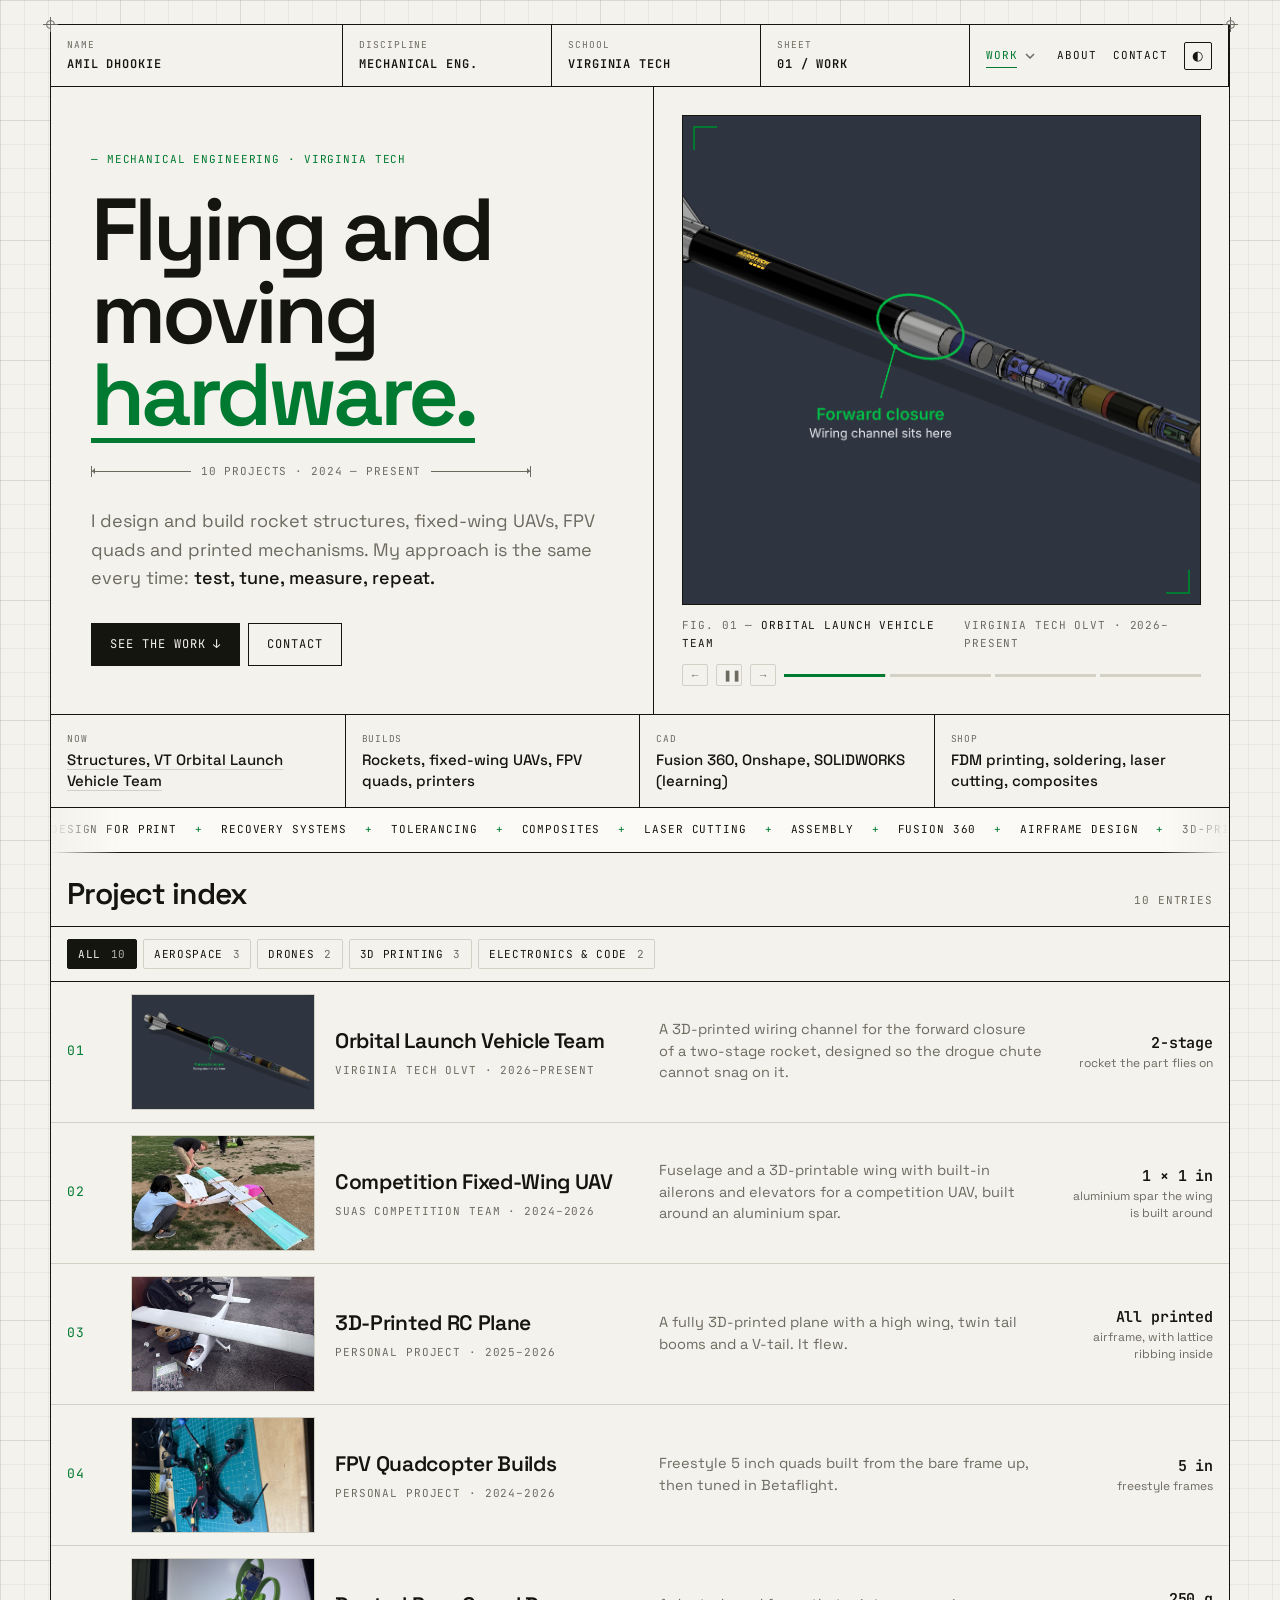
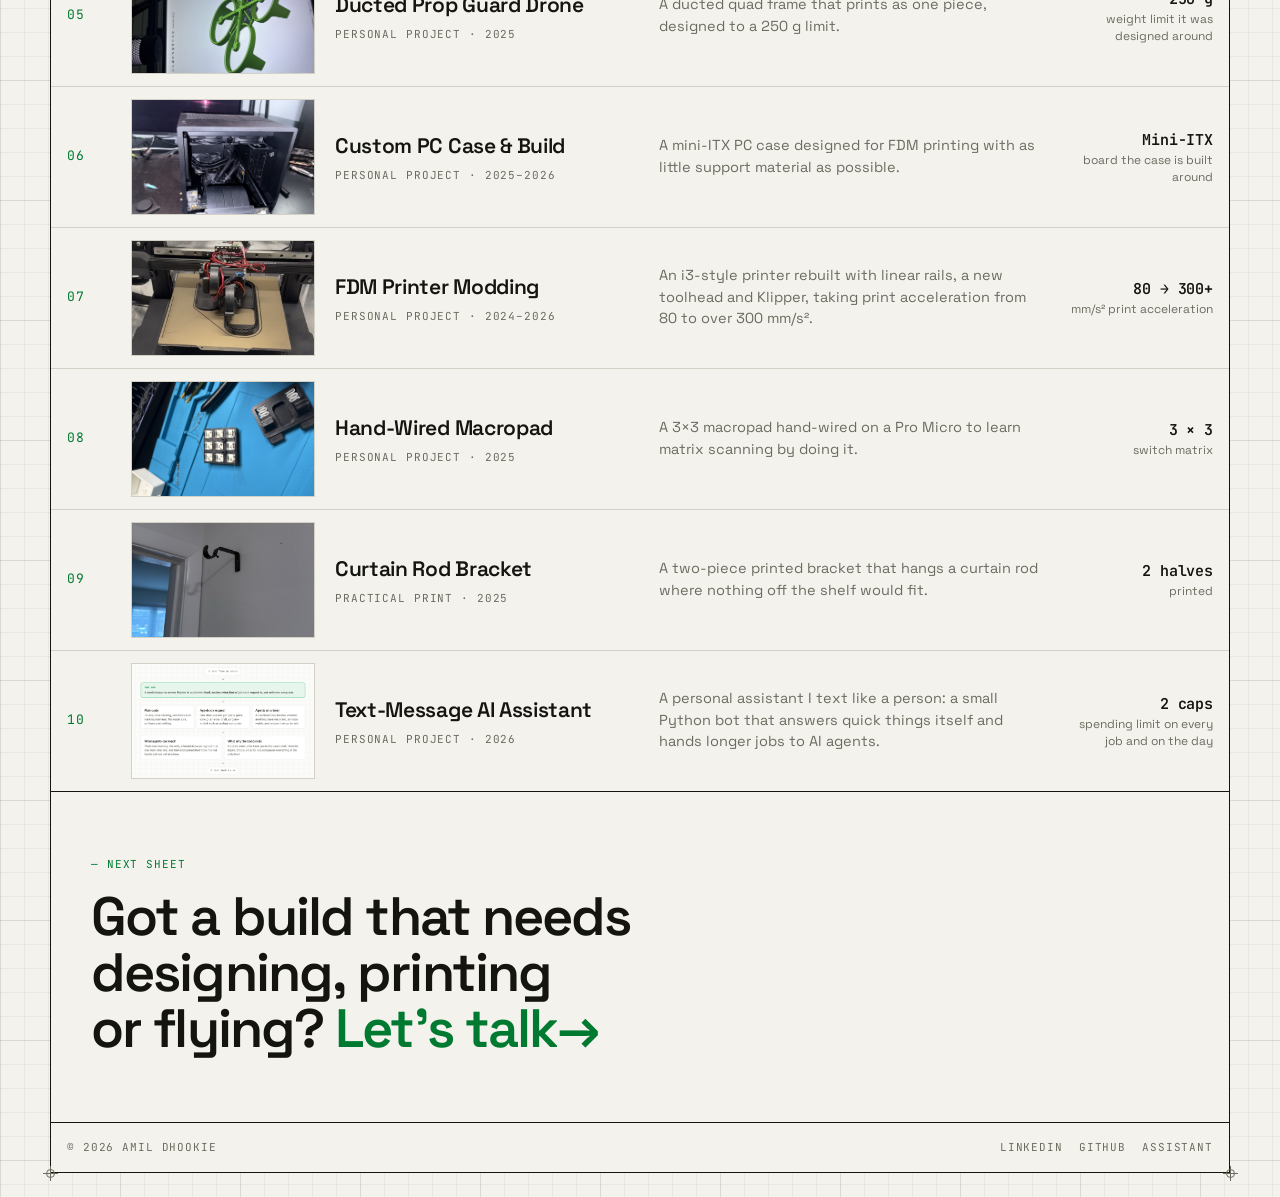
<file: index.html>
<!doctype html>
<html lang="en">
<head>
<meta charset="utf-8">
<meta name="viewport" content="width=device-width, initial-scale=1">
<title>Amil Dhookie — Mechanical Engineering</title>
<meta name="description" content="Mechanical engineering portfolio of Amil Dhookie — rocket structures, UAV systems, FPV drones, 3D printing, and design for manufacture.">
<meta property="og:title" content="Amil Dhookie — Mechanical Engineering">
<meta property="og:description" content="Rocket structures, UAV systems, FPV drones, 3D printing, and design for manufacture.">
<meta property="og:type" content="website">
<meta property="og:url" content="https://amil-3d.github.io/">
<meta property="og:image" content="https://amil-3d.github.io/img/printed-rc-plane/printed-rc-plane-01-printed-plane-assembled.jpg">
<meta name="twitter:card" content="summary_large_image">
<script type="application/ld+json">
{"@context":"https://schema.org","@type":"Person","name":"Amil Dhookie","url":"https://amil-3d.github.io/",
 "jobTitle":"Mechanical engineering student","affiliation":{"@type":"CollegeOrUniversity","name":"Virginia Tech"},
 "sameAs":["https://www.linkedin.com/in/amildhookie","https://github.com/Amil-3d"]}
</script>
<link rel="canonical" href="https://amil-3d.github.io/">
<meta name="theme-color" content="#f3f2ec" media="(prefers-color-scheme: light)">
<meta name="theme-color" content="#0d0f0e" media="(prefers-color-scheme: dark)">
<link rel="preconnect" href="https://fonts.googleapis.com">
<link rel="preconnect" href="https://fonts.gstatic.com" crossorigin>
<link href="https://fonts.googleapis.com/css2?family=JetBrains+Mono:wght@400;500;600&family=Space+Grotesk:wght@400;500;600;700&display=swap" rel="stylesheet">
<link rel="icon" href="favicon.svg" type="image/svg+xml">
<link rel="icon" href="favicon.png" type="image/png" sizes="32x32">
<link rel="apple-touch-icon" href="apple-touch-icon.png">
<link rel="stylesheet" href="portfolio.css">
<style>@view-transition{navigation:auto}</style>
</head>
<body class="pf" data-page="home">
<a class="skip" href="#main">Skip to content</a>
<div class="sheet"><i class="reg tl" aria-hidden="true"></i><i class="reg tr" aria-hidden="true"></i><i class="reg bl" aria-hidden="true"></i><i class="reg br" aria-hidden="true"></i>
<header class="tb m">
  <a class="cell" href="index.html"><small>Name</small><b>Amil Dhookie</b></a>
  <div class="hide-s"><small>Discipline</small><b>Mechanical Eng.</b></div>
  <div class="hide-s"><small>School</small><b>Virginia Tech</b></div>
  <div class="hide-s"><small>Sheet</small><b id="psheet">01 / Work</b></div>
  <nav class="nav" aria-label="Main"><a href="index.html#work" aria-current="page">Work</a><a href="about.html">About</a><a href="contact.html">Contact</a><button id="theme" aria-label="Toggle color theme">◐</button></nav>
</header>

<main id="main">
<section class="hero">
  <div class="l">
    <div class="m acc">— Mechanical Engineering · Virginia Tech</div>
    <h1><span class="ln"><span>Flying and</span></span> <span class="ln"><span>moving</span></span> <span class="ln"><span><em>hardware.</em></span></span></h1>
    <div class="dim m" aria-hidden="true"><i></i><span id="dimtxt">2024 — present</span><i></i></div>
    <p class="lede">I design and build rocket structures, fixed-wing UAVs, FPV quads and printed mechanisms. My approach is the same every time: <b>test, tune, measure, repeat.</b></p>
    <div class="cta"><a class="btn p" href="#work">See the work ↓</a><a class="btn" href="contact.html">Contact</a></div>
  </div>
  <figure class="fig" id="fig" style="margin:0" aria-roledescription="carousel" aria-label="Featured projects">
    <a class="ph" href="#work" aria-live="polite"><img class="on" src="img/printed-rc-plane/printed-rc-plane-01-printed-plane-assembled.jpg" alt="3D-printed RC plane, assembled"></a>
    <figcaption class="cap m"><span id="figcap">Fig. 01 — 3D-printed RC plane</span><span id="figmeta" class="hide-xs"></span></figcaption>
    <div class="ctl">
      <button id="figprev" aria-label="Previous project">&larr;</button>
      <button id="figpause" aria-label="Pause slideshow">❚❚</button>
      <button id="fignext" aria-label="Next project">&rarr;</button>
      <div class="ticks" aria-hidden="true"></div>
    </div>
  </figure>
</section>
<dl class="glance" aria-label="At a glance">
  <div><dt>Now</dt><dd><a href="project.html?p=orbital-launch-vehicle-team">Structures, VT Orbital Launch Vehicle Team</a></dd></div>
  <div><dt>Builds</dt><dd>Rockets, fixed-wing UAVs, FPV quads, printers</dd></div>
  <div><dt>CAD</dt><dd>Fusion 360, Onshape, SOLIDWORKS (learning)</dd></div>
  <div><dt>Shop</dt><dd>FDM printing, soldering, laser cutting, composites</dd></div>
</dl>
<div class="ticker m" id="ticker" aria-label="Skills across the projects"></div>
<section class="idx" id="work">
  <div class="h m"><h2 class="sh">Project index</h2><span class="muted" id="count"></span></div>
  <div class="flt" id="filters" role="group" aria-label="Filter projects by area"></div>
  <div id="projects"></div>
</section>
<section class="closer">
  <div class="m acc">— Next sheet</div>
  <p class="big">Got a build that needs designing, printing or flying? <a href="contact.html">Let's talk<span aria-hidden="true"> →</span></a></p>
</section>
</main>
<footer class="foot m">
  <span>© <span id="yr">2026</span> Amil Dhookie</span>
  <nav aria-label="Footer"><a href="https://www.linkedin.com/in/amildhookie">LinkedIn</a><a href="https://github.com/Amil-3d">GitHub</a><a href="assistant.html">Assistant</a></nav>
</footer>
</div>
<script src="portfolio.js"></script>
</body>
</html>
</file>
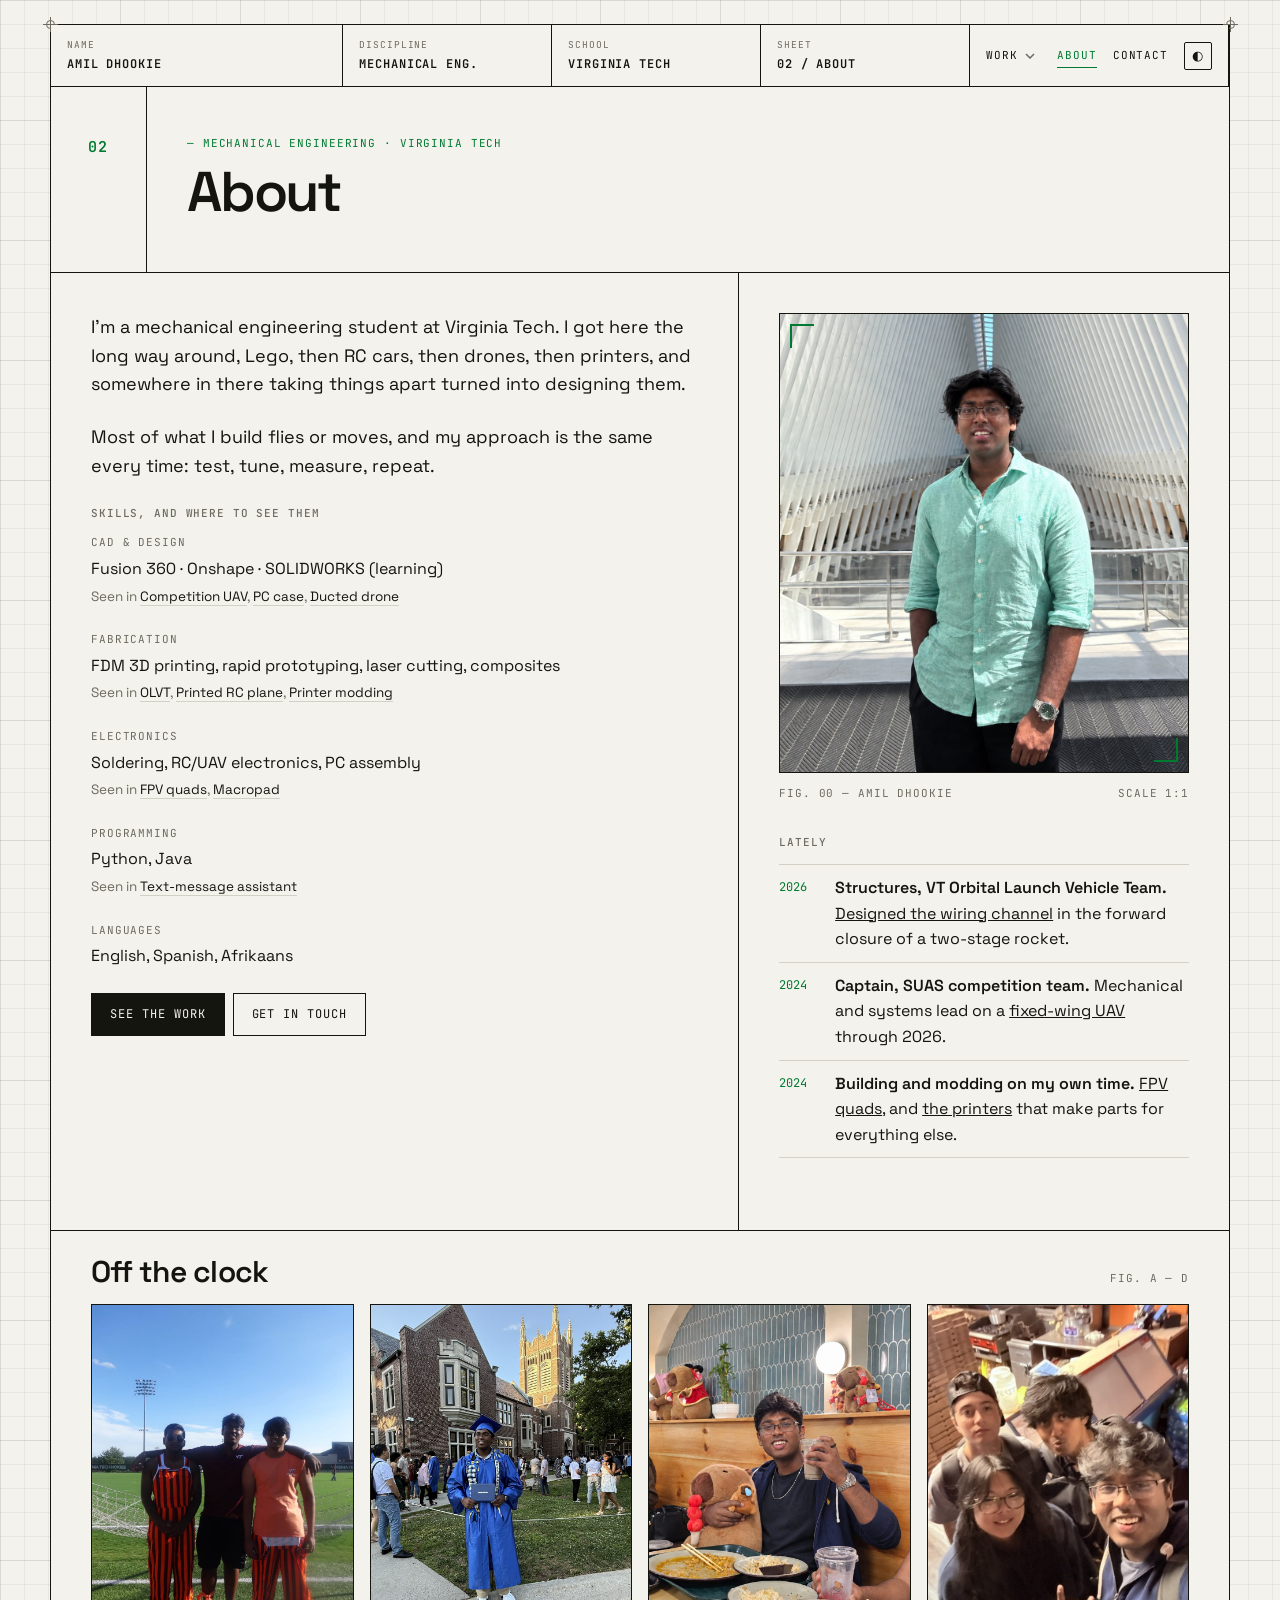
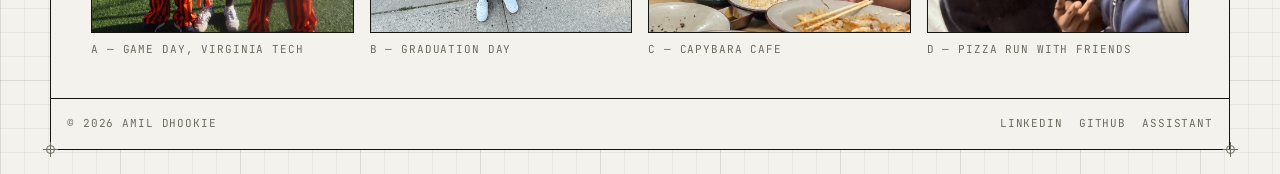
<file: about.html>
<!doctype html>
<html lang="en">
<head>
<meta charset="utf-8">
<meta name="viewport" content="width=device-width, initial-scale=1">
<title>About · Amil Dhookie</title>
<meta name="description" content="About Amil Dhookie, mechanical engineering student at Virginia Tech.">
<link rel="canonical" href="https://amil-3d.github.io/about.html">
<meta name="theme-color" content="#f3f2ec" media="(prefers-color-scheme: light)">
<meta name="theme-color" content="#0d0f0e" media="(prefers-color-scheme: dark)">
<link rel="preconnect" href="https://fonts.googleapis.com">
<link rel="preconnect" href="https://fonts.gstatic.com" crossorigin>
<link href="https://fonts.googleapis.com/css2?family=JetBrains+Mono:wght@400;500;600&family=Space+Grotesk:wght@400;500;600;700&display=swap" rel="stylesheet">
<link rel="icon" href="favicon.svg" type="image/svg+xml">
<link rel="icon" href="favicon.png" type="image/png" sizes="32x32">
<link rel="apple-touch-icon" href="apple-touch-icon.png">
<link rel="stylesheet" href="portfolio.css">
<style>@view-transition{navigation:auto}</style>
</head>
<body class="pf" data-page="about">
<a class="skip" href="#main">Skip to content</a>
<div class="sheet"><i class="reg tl" aria-hidden="true"></i><i class="reg tr" aria-hidden="true"></i><i class="reg bl" aria-hidden="true"></i><i class="reg br" aria-hidden="true"></i>
<header class="tb m">
  <a class="cell" href="index.html"><small>Name</small><b>Amil Dhookie</b></a>
  <div class="hide-s"><small>Discipline</small><b>Mechanical Eng.</b></div>
  <div class="hide-s"><small>School</small><b>Virginia Tech</b></div>
  <div class="hide-s"><small>Sheet</small><b id="psheet">02 / About</b></div>
  <nav class="nav" aria-label="Main"><a href="index.html#work">Work</a><a href="about.html" aria-current="page">About</a><a href="contact.html">Contact</a><button id="theme" aria-label="Toggle color theme">◐</button></nav>
</header>

<main id="main">
<section class="ph-head">
  <div class="no m">02</div>
  <div class="t"><div class="m acc">— Mechanical Engineering · Virginia Tech</div><h1>About</h1></div>
</section>
<section class="about">
  <div>
    <p>I'm a mechanical engineering student at Virginia Tech. I got here the long way around, Lego, then RC cars, then drones, then printers, and somewhere in there taking things apart turned into designing them.</p>
    <p>Most of what I build flies or moves, and my approach is the same every time: test, tune, measure, repeat.</p>
    <h2>Skills, and where to see them</h2>
    <dl class="skills">
      <dt class="m">CAD &amp; Design</dt><dd>Fusion 360 · Onshape · SOLIDWORKS (learning)
        <span class="ev">Seen in <a href="project.html?p=competition-fixed-wing-uav">Competition UAV</a>, <a href="project.html?p=custom-pc-case-and-build">PC case</a>, <a href="project.html?p=ducted-prop-guard-drone">Ducted drone</a></span></dd>
      <dt class="m">Fabrication</dt><dd>FDM 3D printing, rapid prototyping, laser cutting, composites
        <span class="ev">Seen in <a href="project.html?p=orbital-launch-vehicle-team">OLVT</a>, <a href="project.html?p=3d-printed-rc-plane">Printed RC plane</a>, <a href="project.html?p=fdm-printer-modding">Printer modding</a></span></dd>
      <dt class="m">Electronics</dt><dd>Soldering, RC/UAV electronics, PC assembly
        <span class="ev">Seen in <a href="project.html?p=fpv-quadcopter-builds">FPV quads</a>, <a href="project.html?p=hand-wired-macropad">Macropad</a></span></dd>
      <dt class="m">Programming</dt><dd>Python, Java
        <span class="ev">Seen in <a href="project.html?p=text-message-ai-assistant">Text-message assistant</a></span></dd>
      <dt class="m">Languages</dt><dd>English, Spanish, Afrikaans</dd>
    </dl>
    <div class="cta"><a class="btn p" href="index.html#work">See the work</a><a class="btn" href="contact.html">Get in touch</a></div>
  </div>
  <div>
    <figure class="me">
      <div class="ph"><img src="img/about/amil-portrait.jpg" alt="Amil Dhookie, smiling, in a light green shirt" width="1086" height="1159"></div>
      <figcaption class="m muted"><span>Fig. 00 — Amil Dhookie</span><span>Scale 1:1</span></figcaption>
    </figure>
    <h2>Lately</h2>
    <ol class="path">
      <li><span>2026</span><div><b>Structures, VT Orbital Launch Vehicle Team.</b> <a href="project.html?p=orbital-launch-vehicle-team">Designed the wiring channel</a> in the forward closure of a two-stage rocket.</div></li>
      <li><span>2024</span><div><b>Captain, SUAS competition team.</b> Mechanical and systems lead on a <a href="project.html?p=competition-fixed-wing-uav">fixed-wing UAV</a> through 2026.</div></li>
      <li><span>2024</span><div><b>Building and modding on my own time.</b> <a href="project.html?p=fpv-quadcopter-builds">FPV quads</a>, and <a href="project.html?p=fdm-printer-modding">the printers</a> that make parts for everything else.</div></li>
    </ol>
  </div>
</section>
<section class="off">
  <div class="h m"><h2 class="sh">Off the clock</h2><span class="muted">Fig. A — D</span></div>
  <div class="offgrid">
    <figure><div class="ph"><img src="img/about/amil-gameday.jpg" alt="Amil and two friends in Virginia Tech orange and maroon at a game day" loading="lazy" style="object-position:50% 62%"></div><figcaption class="m muted">A — Game day, Virginia Tech</figcaption></figure>
    <figure><div class="ph"><img src="img/about/amil-graduation.jpg" alt="Amil in a blue cap and gown holding his diploma" loading="lazy" style="object-position:50% 55%"></div><figcaption class="m muted">B — Graduation day</figcaption></figure>
    <figure><div class="ph"><img src="img/about/amil-cafe.jpg" alt="Amil at a capybara-themed cafe, holding a plush capybara and a drink" loading="lazy" style="object-position:50% 40%"></div><figcaption class="m muted">C — Capybara cafe</figcaption></figure>
    <figure><div class="ph"><img src="img/about/amil-friends.jpg" alt="Amil taking a selfie with three friends at a pizza place" loading="lazy" style="object-position:60% 50%"></div><figcaption class="m muted">D — Pizza run with friends</figcaption></figure>
  </div>
</section>
</main>
<footer class="foot m">
  <span>© <span id="yr">2026</span> Amil Dhookie</span>
  <nav aria-label="Footer"><a href="https://www.linkedin.com/in/amildhookie">LinkedIn</a><a href="https://github.com/Amil-3d">GitHub</a><a href="assistant.html">Assistant</a></nav>
</footer>
</div>
<script src="portfolio.js"></script>
</body>
</html>
</file>
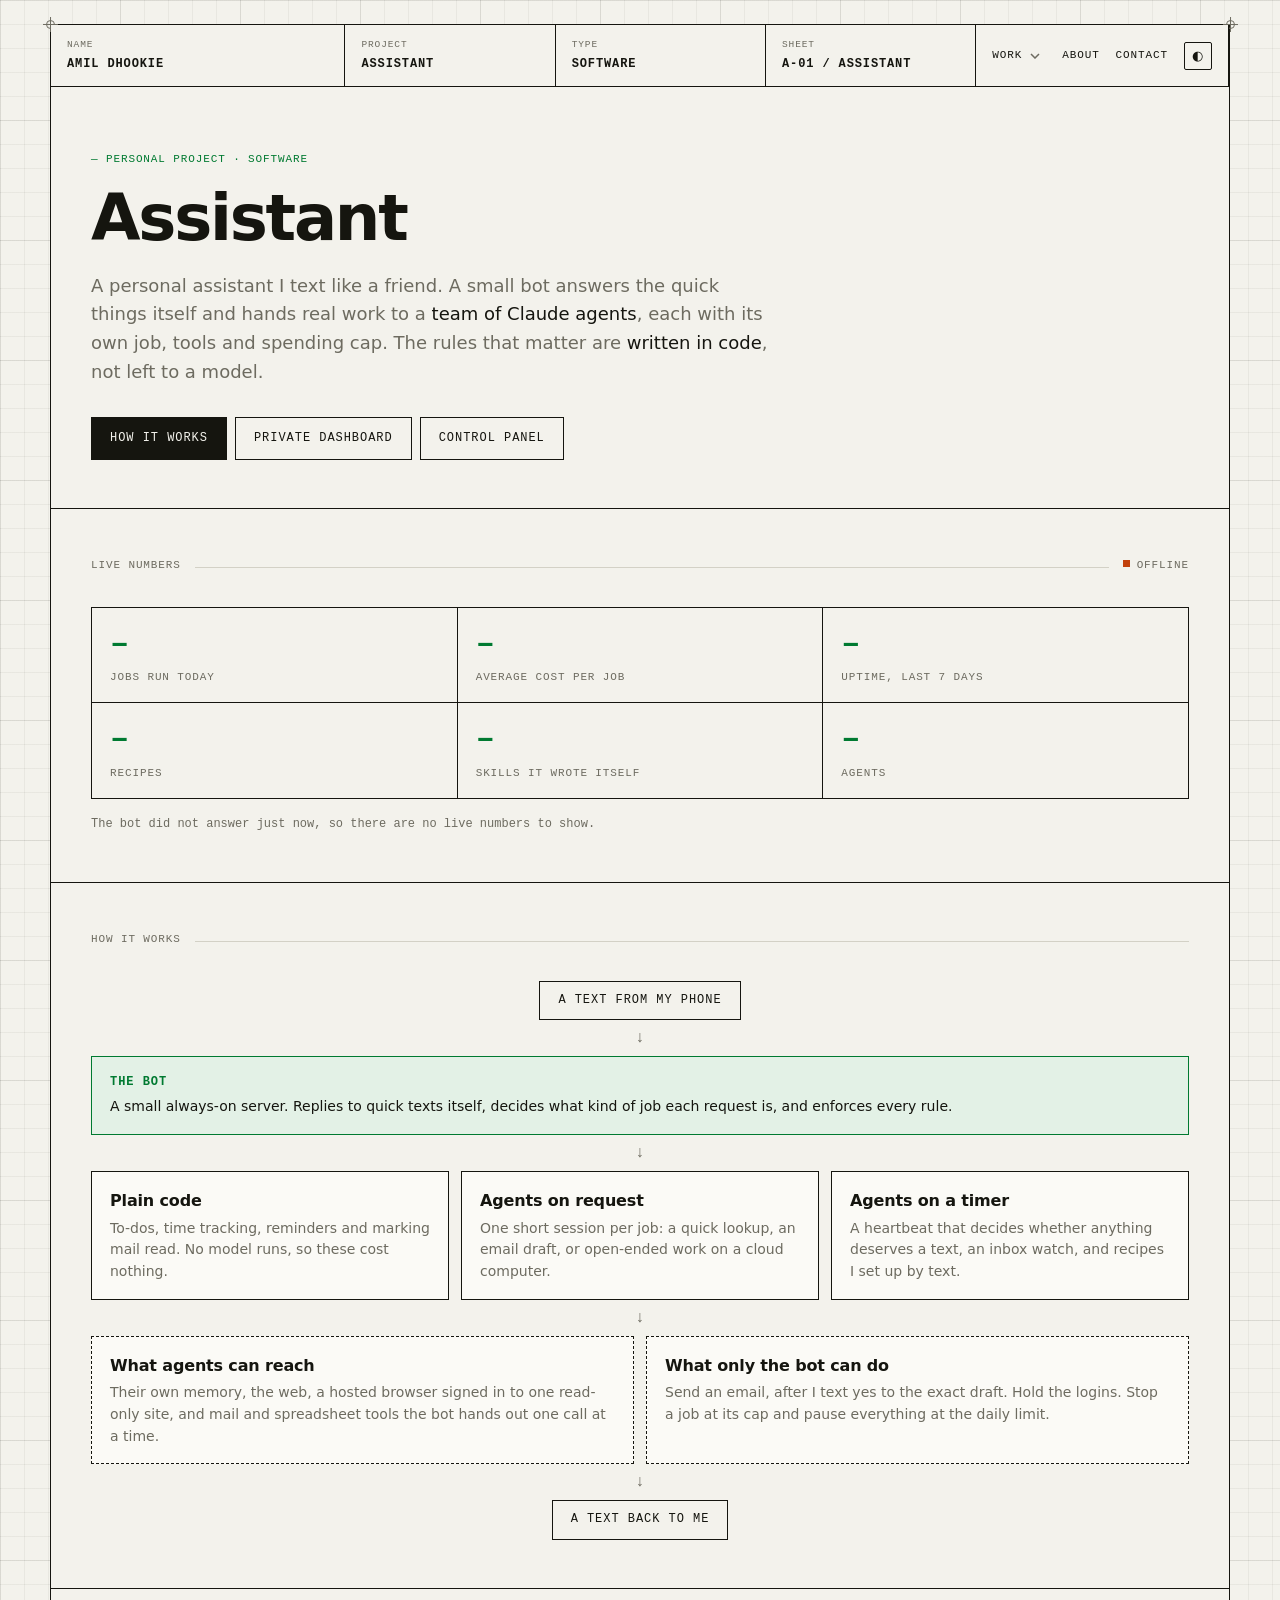
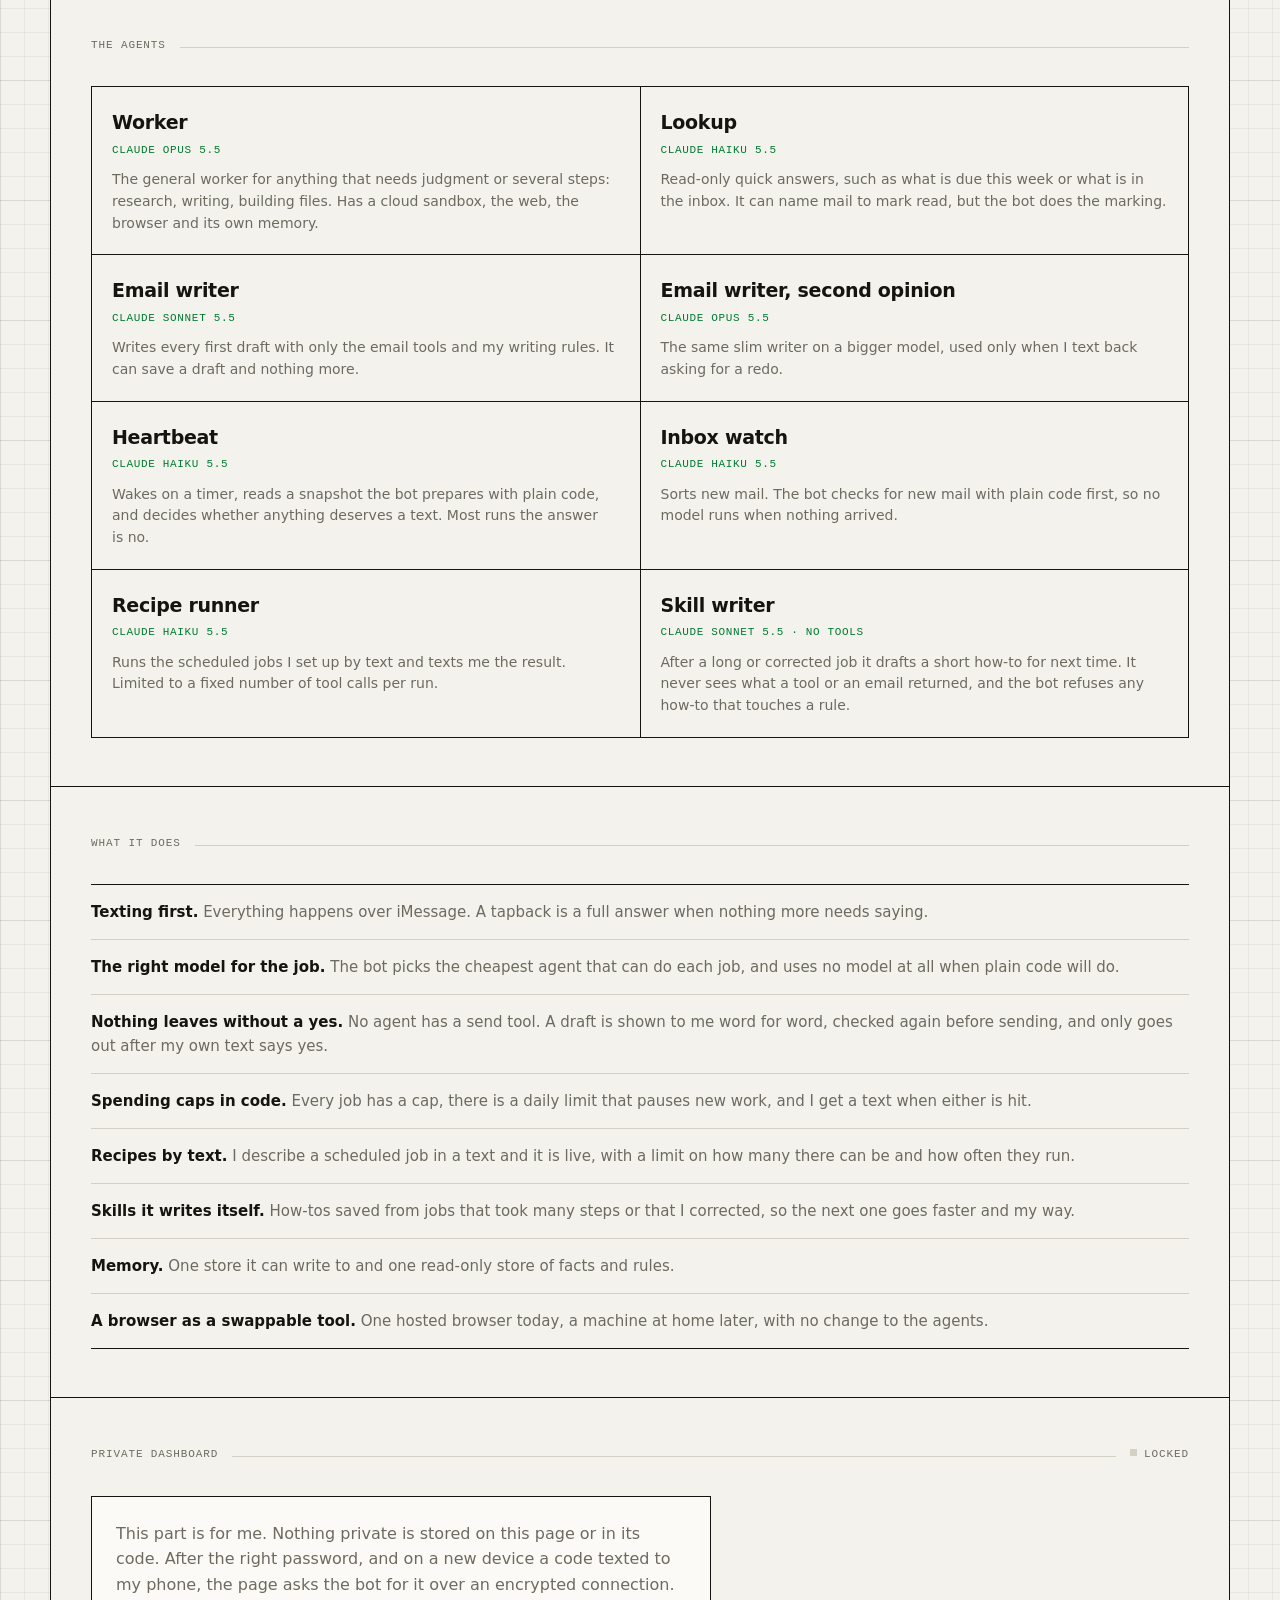
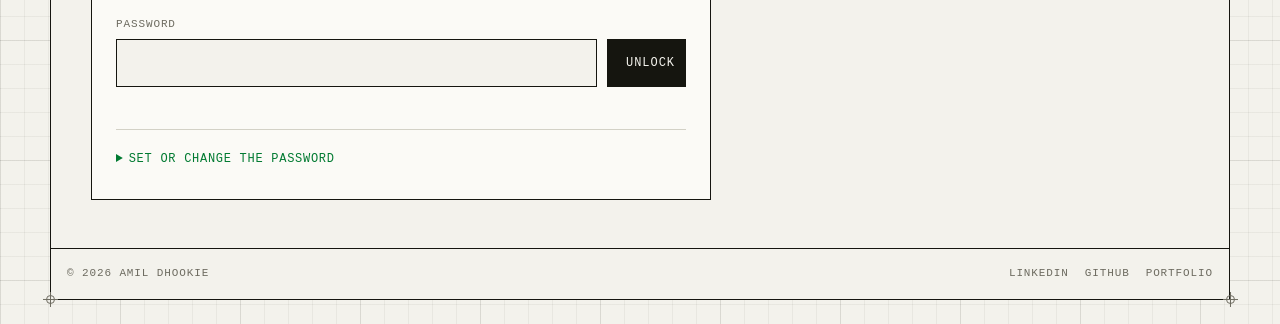
<file: assistant.html>
<!doctype html>
<html lang="en">
<head>
<meta charset="utf-8">
<meta name="viewport" content="width=device-width, initial-scale=1">
<title>Assistant · Amil Dhookie</title>
<meta name="description" content="A personal assistant I text: a small bot that routes work to a team of Claude agents, with hard rules on what they can do alone.">
<meta name="referrer" content="no-referrer">
<meta http-equiv="Content-Security-Policy" content="default-src 'none'; script-src 'self'; style-src 'self' https://fonts.googleapis.com; font-src https://fonts.gstatic.com; img-src 'self'; connect-src 'self' https://nia-bot-uvyk.onrender.com; base-uri 'none'; form-action 'none'">
<link rel="preconnect" href="https://fonts.googleapis.com">
<link rel="preconnect" href="https://fonts.gstatic.com" crossorigin>
<link href="https://fonts.googleapis.com/css2?family=JetBrains+Mono:wght@400;500;600&family=Space+Grotesk:wght@400;500;600;700&display=swap" rel="stylesheet">
<link rel="icon" href="favicon.svg" type="image/svg+xml">
<link rel="icon" href="favicon.png" type="image/png" sizes="32x32">
<link rel="apple-touch-icon" href="apple-touch-icon.png">
<link rel="stylesheet" href="portfolio.css">
<link rel="stylesheet" href="assistant.css">
</head>
<body class="pf" data-page="assistant">
<div class="sheet"><i class="reg tl" aria-hidden="true"></i><i class="reg tr" aria-hidden="true"></i><i class="reg bl" aria-hidden="true"></i><i class="reg br" aria-hidden="true"></i>
<header class="tb m">
  <a class="cell" href="index.html"><small>Name</small><b>Amil Dhookie</b></a>
  <div class="hide-s"><small>Project</small><b>Assistant</b></div>
  <div class="hide-s"><small>Type</small><b>Software</b></div>
  <div class="hide-s"><small>Sheet</small><b>A-01 / Assistant</b></div>
  <nav class="nav" aria-label="Main"><a href="index.html#work">Work</a><a href="about.html">About</a><a href="contact.html">Contact</a><button id="theme" aria-label="Toggle color theme">◐</button></nav>
</header>

<header class="page">
  <div class="wrap">
    <div class="m acc">— Personal project · Software</div>
    <h1>Assistant</h1>
    <p class="lede sub">A personal assistant I text like a friend. A small bot answers the quick things itself and hands real work to a <strong>team of Claude agents</strong>, each with its own job, tools and spending cap. The rules that matter are <strong>written in code</strong>, not left to a model.</p>
    <div class="cta">
      <a class="btn p" href="#how">How it works</a>
      <a class="btn" href="#private">Private dashboard</a>
      <a class="btn" href="panel.html">Control panel</a>
    </div>
  </div>
</header>

<section id="live">
  <div class="wrap">
    <div class="shead"><h2>Live numbers</h2><div class="rule"></div><span class="pulse" id="pulse">connecting</span></div>
    <div class="stats">
      <div class="stat"><div class="n" id="n-jobs">–</div><div class="k">Jobs run today</div></div>
      <div class="stat"><div class="n" id="n-cost">–</div><div class="k">Average cost per job</div></div>
      <div class="stat"><div class="n" id="n-up">–</div><div class="k">Uptime, last 7 days</div></div>
      <div class="stat"><div class="n" id="n-recipes">–</div><div class="k">Recipes</div></div>
      <div class="stat"><div class="n" id="n-skills">–</div><div class="k">Skills it wrote itself</div></div>
      <div class="stat"><div class="n" id="n-agents">–</div><div class="k">Agents</div></div>
    </div>
    <p class="fine" id="live-note">Read straight from the running bot. Numbers only: nothing personal is ever sent to this part of the page.</p>
  </div>
</section>

<section id="how">
  <div class="wrap">
    <div class="shead"><h2>How it works</h2><div class="rule"></div></div>
    <div class="flow" role="img" aria-label="Architecture: a text goes to the bot, which answers it, runs plain code, or starts an agent. Agents use tools the bot controls, and anything that leaves waits for a yes by text.">
      <div class="node end">A text from my phone</div>
      <div class="arrow" aria-hidden="true">↓</div>
      <div class="node core">
        <div class="t">The bot</div>
        <div class="d">A small always-on server. Replies to quick texts itself, decides what kind of job each request is, and enforces every rule.</div>
      </div>
      <div class="arrow" aria-hidden="true">↓</div>
      <div class="lanes">
        <div class="node">
          <div class="t">Plain code</div>
          <div class="d">To-dos, time tracking, reminders and marking mail read. No model runs, so these cost nothing.</div>
        </div>
        <div class="node">
          <div class="t">Agents on request</div>
          <div class="d">One short session per job: a quick lookup, an email draft, or open-ended work on a cloud computer.</div>
        </div>
        <div class="node">
          <div class="t">Agents on a timer</div>
          <div class="d">A heartbeat that decides whether anything deserves a text, an inbox watch, and recipes I set up by text.</div>
        </div>
      </div>
      <div class="arrow" aria-hidden="true">↓</div>
      <div class="lanes two">
        <div class="node soft">
          <div class="t">What agents can reach</div>
          <div class="d">Their own memory, the web, a hosted browser signed in to one read-only site, and mail and spreadsheet tools the bot hands out one call at a time.</div>
        </div>
        <div class="node soft">
          <div class="t">What only the bot can do</div>
          <div class="d">Send an email, after I text yes to the exact draft. Hold the logins. Stop a job at its cap and pause everything at the daily limit.</div>
        </div>
      </div>
      <div class="arrow" aria-hidden="true">↓</div>
      <div class="node end">A text back to me</div>
    </div>
  </div>
</section>

<section id="agents">
  <div class="wrap">
    <div class="shead"><h2>The agents</h2><div class="rule"></div></div>
    <div class="agents">
      <article class="agent"><h3>Worker</h3><div class="role">Claude Opus 5.5</div><p>The general worker for anything that needs judgment or several steps: research, writing, building files. Has a cloud sandbox, the web, the browser and its own memory.</p></article>
      <article class="agent"><h3>Lookup</h3><div class="role">Claude Haiku 5.5</div><p>Read-only quick answers, such as what is due this week or what is in the inbox. It can name mail to mark read, but the bot does the marking.</p></article>
      <article class="agent"><h3>Email writer</h3><div class="role">Claude Sonnet 5.5</div><p>Writes every first draft with only the email tools and my writing rules. It can save a draft and nothing more.</p></article>
      <article class="agent"><h3>Email writer, second opinion</h3><div class="role">Claude Opus 5.5</div><p>The same slim writer on a bigger model, used only when I text back asking for a redo.</p></article>
      <article class="agent"><h3>Heartbeat</h3><div class="role">Claude Haiku 5.5</div><p>Wakes on a timer, reads a snapshot the bot prepares with plain code, and decides whether anything deserves a text. Most runs the answer is no.</p></article>
      <article class="agent"><h3>Inbox watch</h3><div class="role">Claude Haiku 5.5</div><p>Sorts new mail. The bot checks for new mail with plain code first, so no model runs when nothing arrived.</p></article>
      <article class="agent"><h3>Recipe runner</h3><div class="role">Claude Haiku 5.5</div><p>Runs the scheduled jobs I set up by text and texts me the result. Limited to a fixed number of tool calls per run.</p></article>
      <article class="agent"><h3>Skill writer</h3><div class="role">Claude Sonnet 5.5 · no tools</div><p>After a long or corrected job it drafts a short how-to for next time. It never sees what a tool or an email returned, and the bot refuses any how-to that touches a rule.</p></article>
    </div>
  </div>
</section>

<section id="features">
  <div class="wrap">
    <div class="shead"><h2>What it does</h2><div class="rule"></div></div>
    <ul class="feats">
      <li><b>Texting first.</b> Everything happens over iMessage. A tapback is a full answer when nothing more needs saying.</li>
      <li><b>The right model for the job.</b> The bot picks the cheapest agent that can do each job, and uses no model at all when plain code will do.</li>
      <li><b>Nothing leaves without a yes.</b> No agent has a send tool. A draft is shown to me word for word, checked again before sending, and only goes out after my own text says yes.</li>
      <li><b>Spending caps in code.</b> Every job has a cap, there is a daily limit that pauses new work, and I get a text when either is hit.</li>
      <li><b>Recipes by text.</b> I describe a scheduled job in a text and it is live, with a limit on how many there can be and how often they run.</li>
      <li><b>Skills it writes itself.</b> How-tos saved from jobs that took many steps or that I corrected, so the next one goes faster and my way.</li>
      <li><b>Memory.</b> One store it can write to and one read-only store of facts and rules.</li>
      <li><b>A browser as a swappable tool.</b> One hosted browser today, a machine at home later, with no change to the agents.</li>
    </ul>
  </div>
</section>

<section id="private">
  <div class="wrap">
    <div class="shead"><h2>Private dashboard</h2><div class="rule"></div><span class="pulse" id="lockstate">locked</span></div>

    <div id="gate" class="panel">
      <p class="contact-note">This part is for me. Nothing private is stored on this page or in its code. After the right password, and on a new device a code texted to my phone, the page asks the bot for it over an encrypted connection.</p>
      <form id="loginform" autocomplete="on">
        <label class="lab" for="pw" id="pwlab">Password</label>
        <div class="inrow">
          <input id="pw" type="password" autocomplete="current-password" required maxlength="200">
          <input id="code" type="text" inputmode="numeric" autocomplete="one-time-code" maxlength="6" pattern="[0-9]{6}" hidden>
          <button class="btn p" type="submit" id="go">Unlock</button>
        </div>
        <p class="msg" id="loginmsg" role="status"></p>
      </form>
      <details id="setpw">
        <summary>Set or change the password</summary>
        <p class="fine">Type a new password twice. This page turns it into a hash here in your browser and sends nothing anywhere. Paste the line it gives you into Render as <code>DASHBOARD_PASSWORD_HASH</code> and save. The bot restarts and the new password works.</p>
        <form id="hashform" autocomplete="off">
          <label class="lab" for="np1">New password</label>
          <input id="np1" type="password" autocomplete="new-password" minlength="10" maxlength="200" required>
          <label class="lab" for="np2">Again</label>
          <input id="np2" type="password" autocomplete="new-password" minlength="10" maxlength="200" required>
          <button class="btn" type="submit">Make the hash</button>
          <p class="msg" id="hashmsg" role="status"></p>
          <textarea id="hashout" readonly rows="3" aria-label="The hash to paste into Render" hidden></textarea>
          <button class="btn" type="button" id="hashcopy" hidden>Copy</button>
        </form>
      </details>
    </div>

    <div id="dash" hidden>
      <div class="bar">
        <span class="fine" id="asof"></span>
        <span class="grow"></span>
        <a class="btn" href="panel.html">Control panel</a>
        <button class="btn" type="button" id="refresh">Refresh</button>
        <button class="btn" type="button" id="signout">Sign out</button>
      </div>
      <p class="msg" id="dashmsg" role="status"></p>
      <div id="cards" class="cards"></div>
      <p class="fine">View only. Nothing on this page can approve, send or change anything. The control panel is a separate page behind the same login.</p>
    </div>
  </div>
</section>

<footer class="foot m">
  <span>© <span id="yr">2026</span> Amil Dhookie</span>
  <nav aria-label="Footer"><a href="https://www.linkedin.com/in/amildhookie">LinkedIn</a><a href="https://github.com/Amil-3d">GitHub</a><a href="index.html">Portfolio</a></nav>
</footer>
</div>

<script src="portfolio.js"></script>
<script src="assistant-login.js"></script>
<script src="assistant.js"></script>
</body>
</html>
</file>
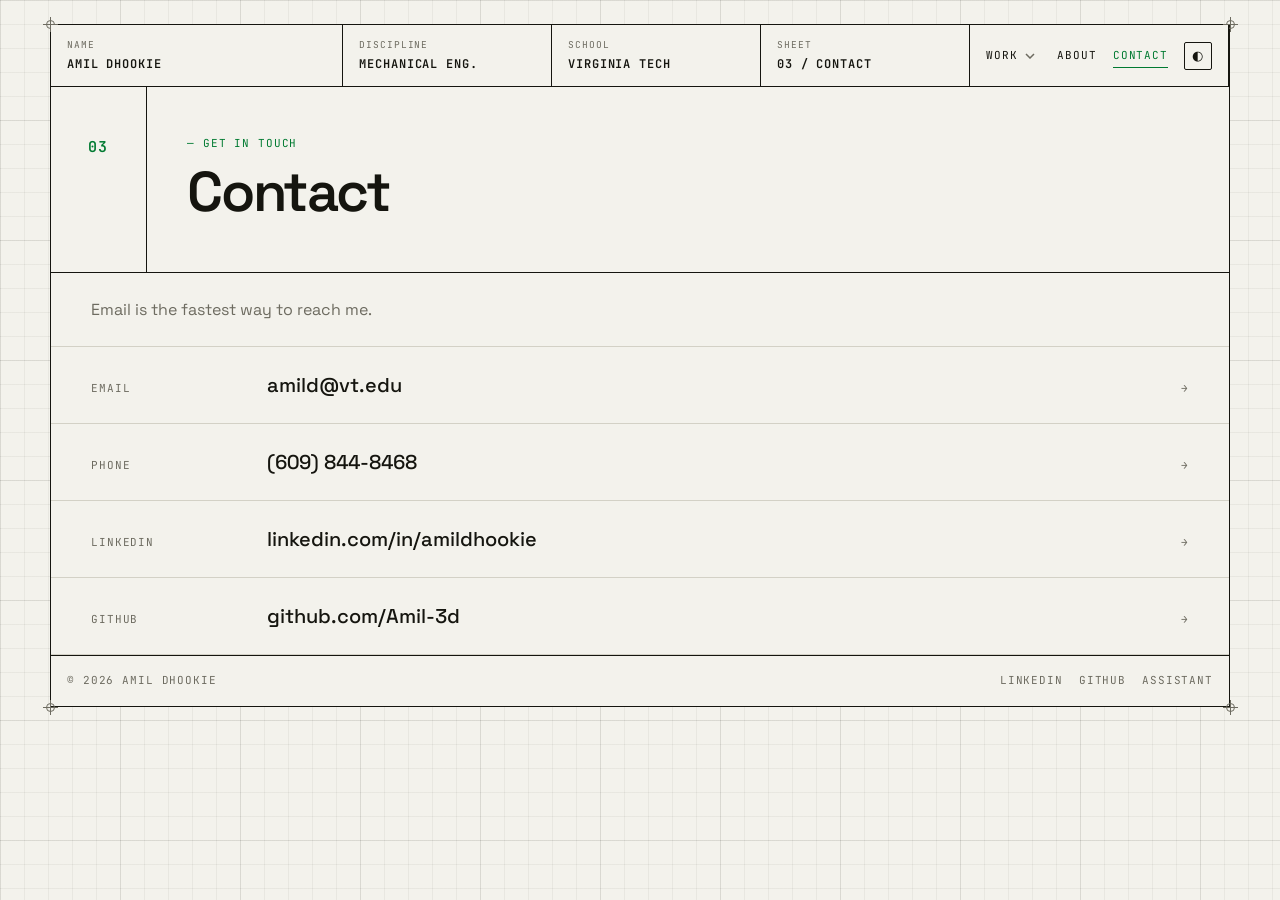
<file: contact.html>
<!doctype html>
<html lang="en">
<head>
<meta charset="utf-8">
<meta name="viewport" content="width=device-width, initial-scale=1">
<title>Contact · Amil Dhookie</title>
<meta name="description" content="Contact Amil Dhookie by email, phone, or LinkedIn.">
<link rel="canonical" href="https://amil-3d.github.io/contact.html">
<meta name="theme-color" content="#f3f2ec" media="(prefers-color-scheme: light)">
<meta name="theme-color" content="#0d0f0e" media="(prefers-color-scheme: dark)">
<link rel="preconnect" href="https://fonts.googleapis.com">
<link rel="preconnect" href="https://fonts.gstatic.com" crossorigin>
<link href="https://fonts.googleapis.com/css2?family=JetBrains+Mono:wght@400;500;600&family=Space+Grotesk:wght@400;500;600;700&display=swap" rel="stylesheet">
<link rel="icon" href="favicon.svg" type="image/svg+xml">
<link rel="icon" href="favicon.png" type="image/png" sizes="32x32">
<link rel="apple-touch-icon" href="apple-touch-icon.png">
<link rel="stylesheet" href="portfolio.css">
<style>@view-transition{navigation:auto}</style>
</head>
<body class="pf" data-page="contact">
<a class="skip" href="#main">Skip to content</a>
<div class="sheet"><i class="reg tl" aria-hidden="true"></i><i class="reg tr" aria-hidden="true"></i><i class="reg bl" aria-hidden="true"></i><i class="reg br" aria-hidden="true"></i>
<header class="tb m">
  <a class="cell" href="index.html"><small>Name</small><b>Amil Dhookie</b></a>
  <div class="hide-s"><small>Discipline</small><b>Mechanical Eng.</b></div>
  <div class="hide-s"><small>School</small><b>Virginia Tech</b></div>
  <div class="hide-s"><small>Sheet</small><b id="psheet">03 / Contact</b></div>
  <nav class="nav" aria-label="Main"><a href="index.html#work">Work</a><a href="about.html">About</a><a href="contact.html" aria-current="page">Contact</a><button id="theme" aria-label="Toggle color theme">◐</button></nav>
</header>

<main id="main">
<section class="ph-head">
  <div class="no m">03</div>
  <div class="t"><div class="m acc">— Get in touch</div><h1>Contact</h1></div>
</section>
<p class="note">Email is the fastest way to reach me.</p>
<ul class="clist">
  <li><a href="mailto:amild@vt.edu"><span class="k m muted">Email</span><span class="v">amild@vt.edu</span><span class="m muted">&rarr;</span></a></li>
  <li><a href="tel:+16098448468"><span class="k m muted">Phone</span><span class="v">(609) 844-8468</span><span class="m muted">&rarr;</span></a></li>
  <li><a href="https://www.linkedin.com/in/amildhookie"><span class="k m muted">LinkedIn</span><span class="v">linkedin.com/in/amildhookie</span><span class="m muted">&rarr;</span></a></li>
  <li><a href="https://github.com/Amil-3d"><span class="k m muted">GitHub</span><span class="v">github.com/Amil-3d</span><span class="m muted">&rarr;</span></a></li>
</ul>
</main>
<footer class="foot m">
  <span>© <span id="yr">2026</span> Amil Dhookie</span>
  <nav aria-label="Footer"><a href="https://www.linkedin.com/in/amildhookie">LinkedIn</a><a href="https://github.com/Amil-3d">GitHub</a><a href="assistant.html">Assistant</a></nav>
</footer>
</div>
<script src="portfolio.js"></script>
</body>
</html>
</file>
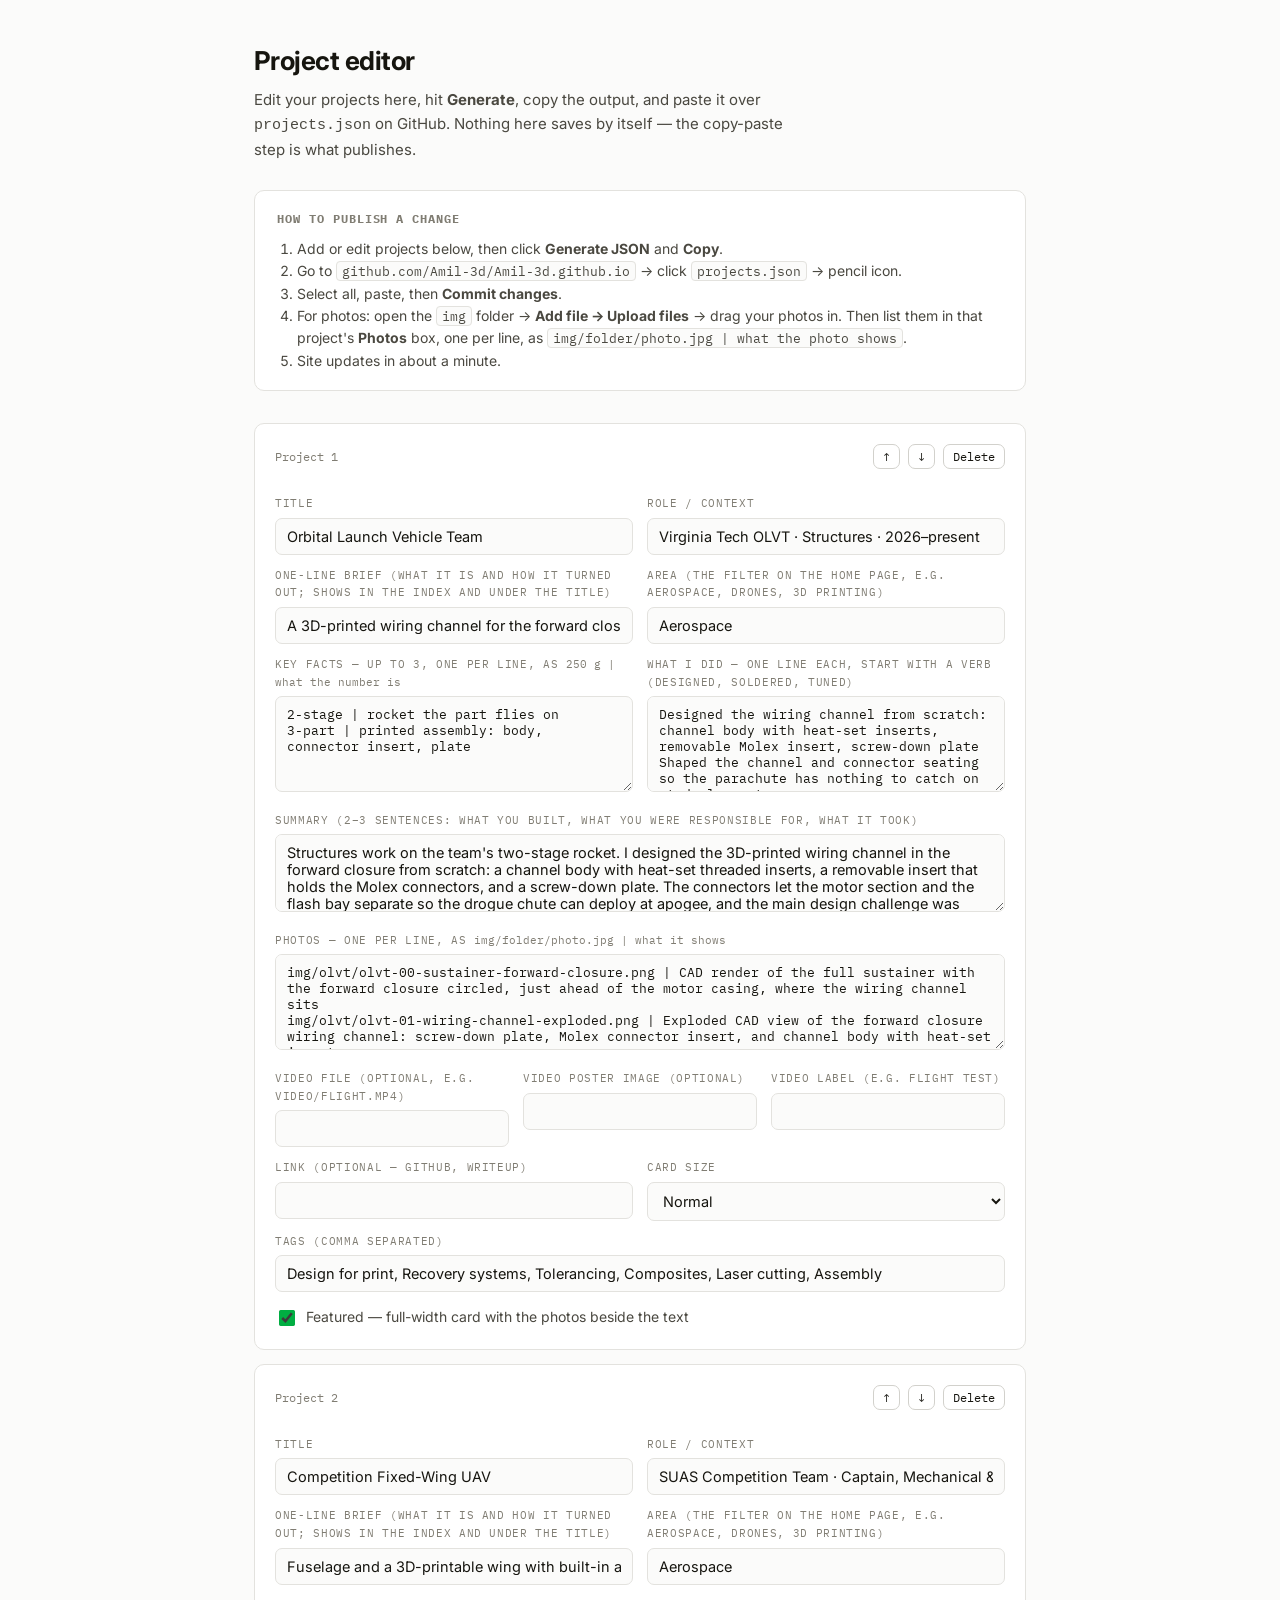
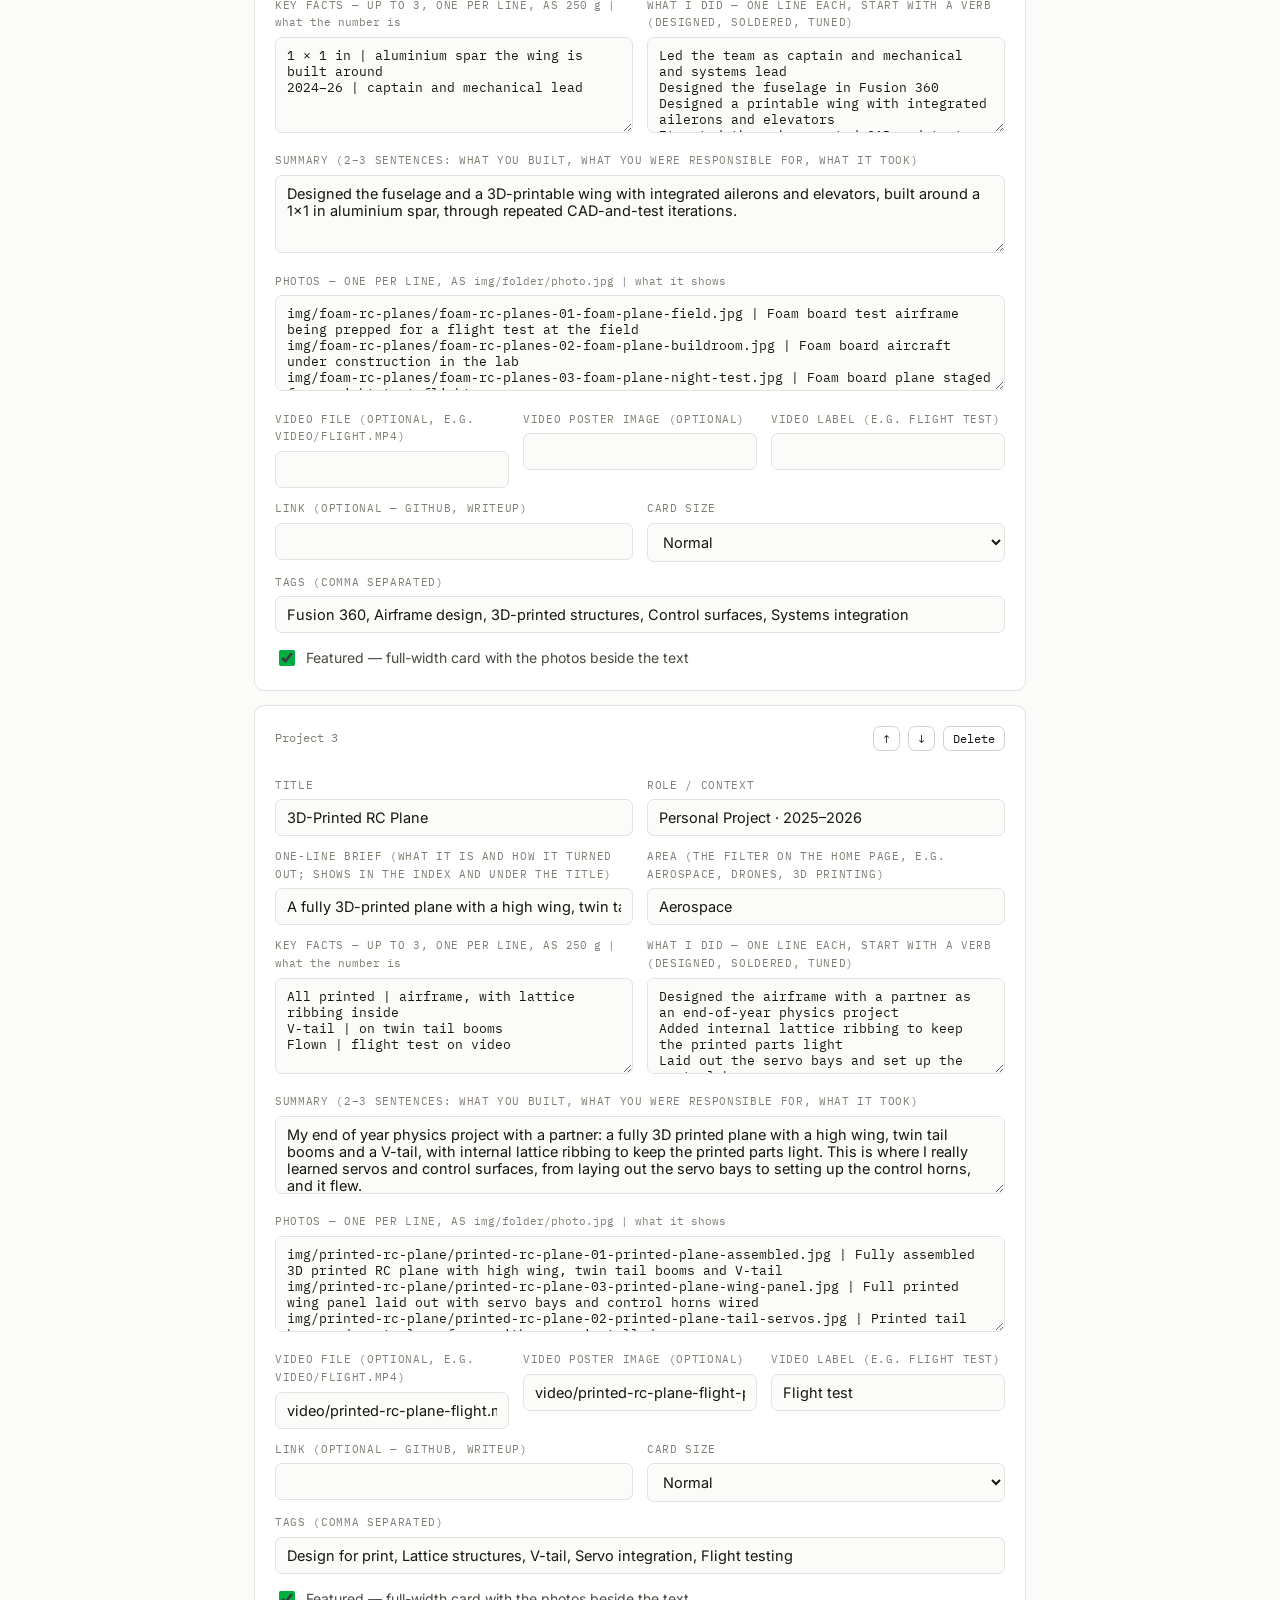
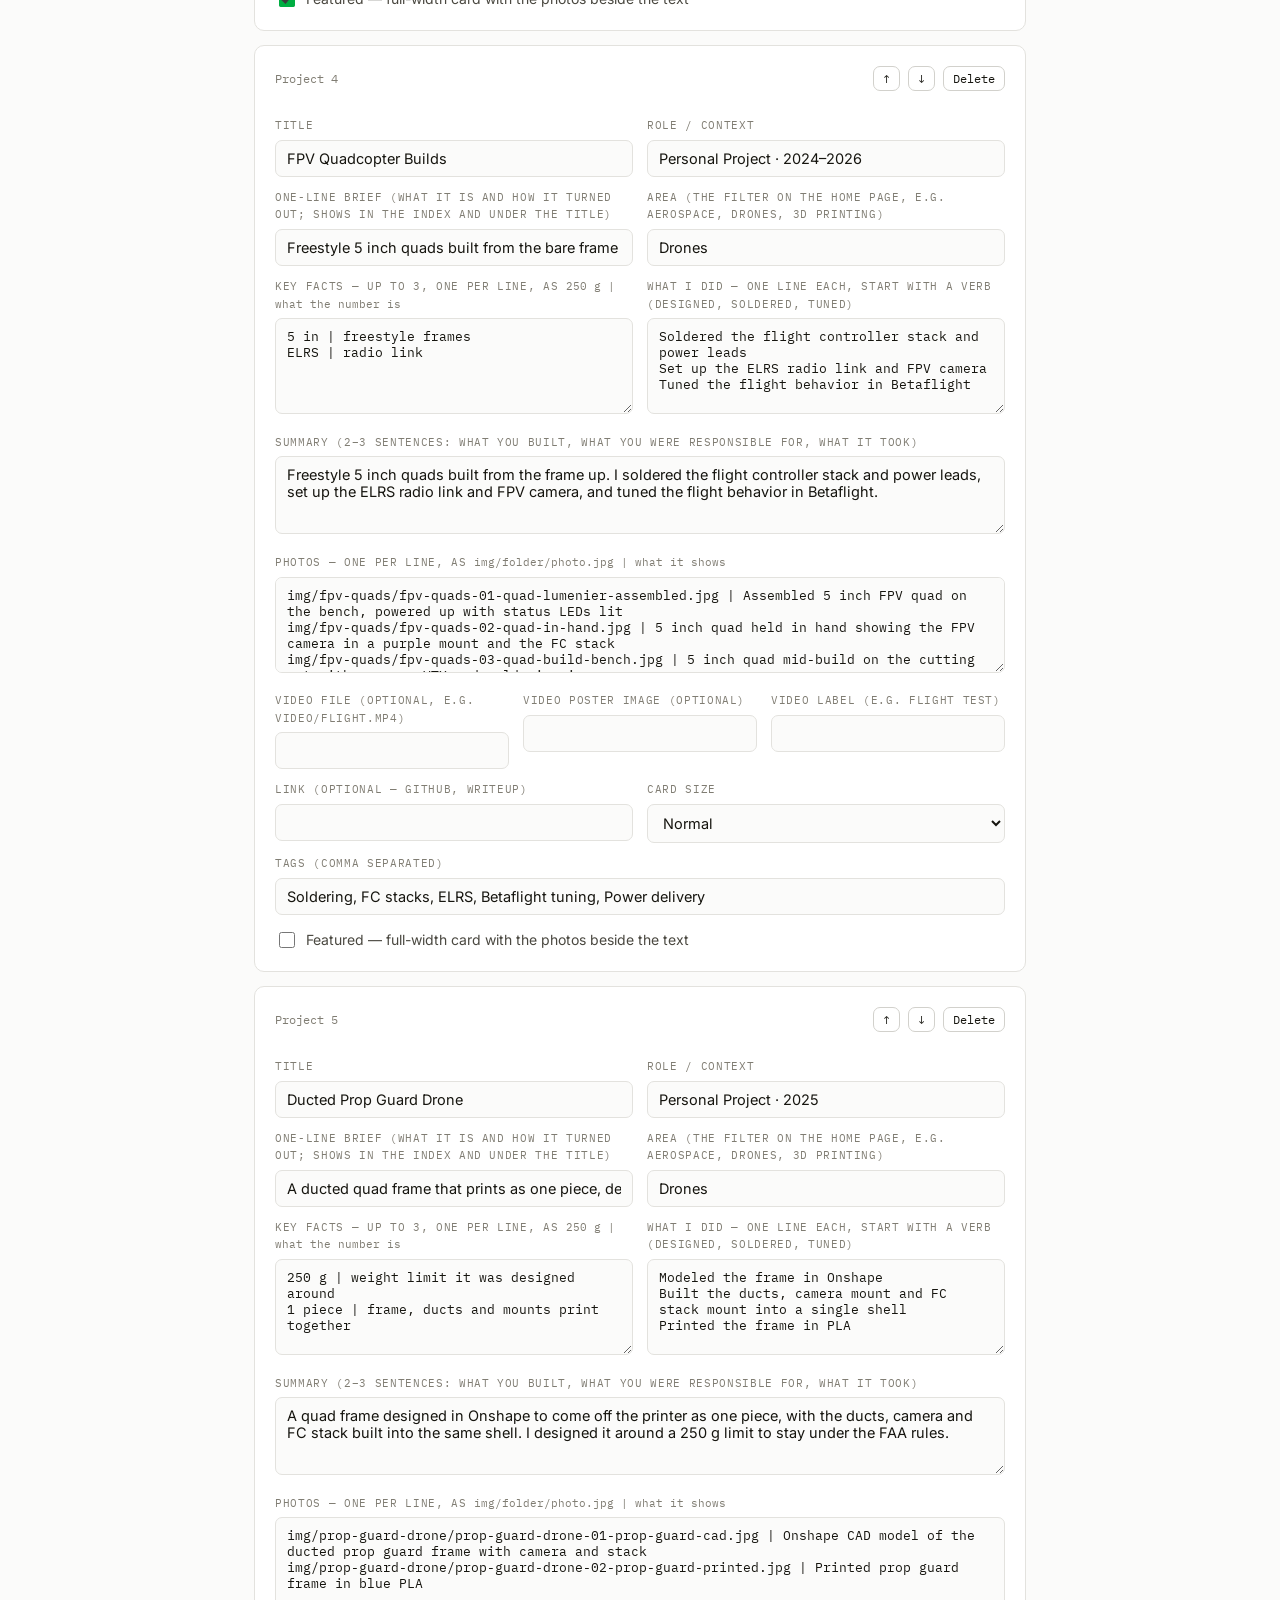
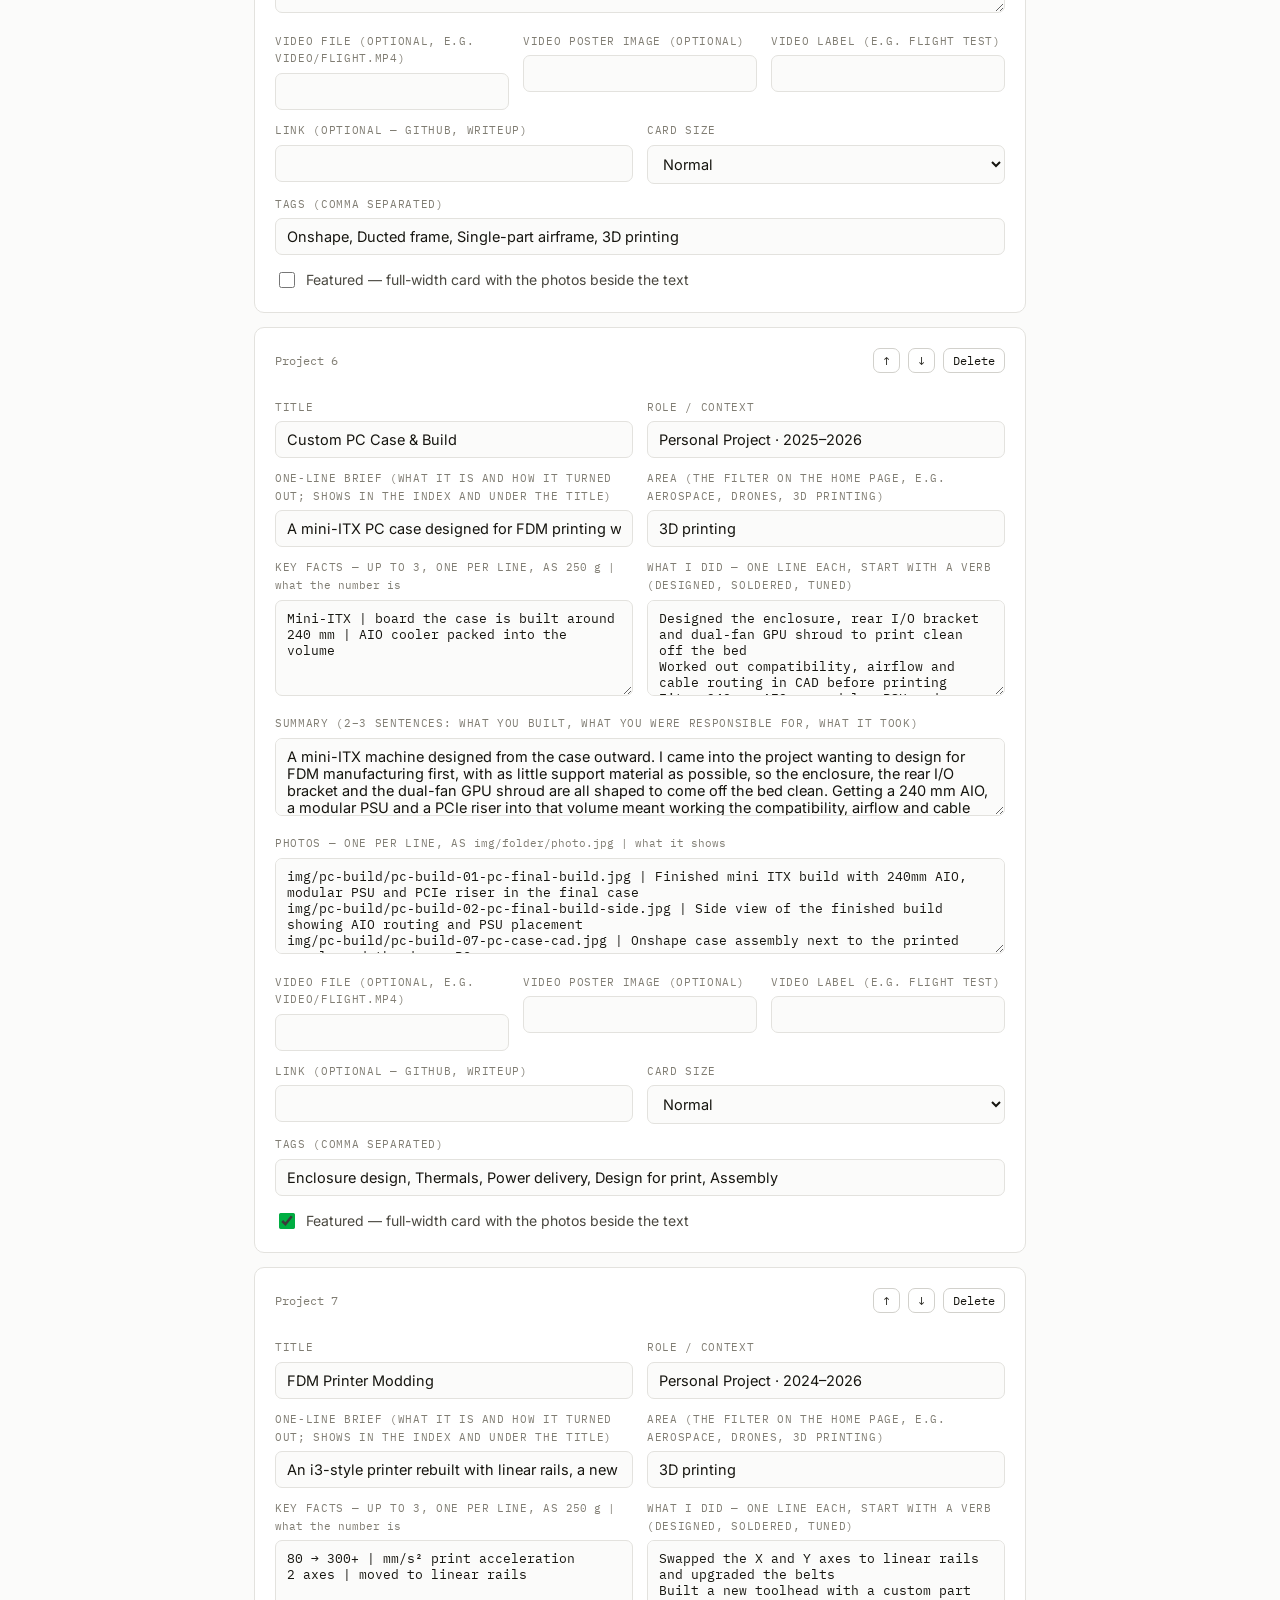
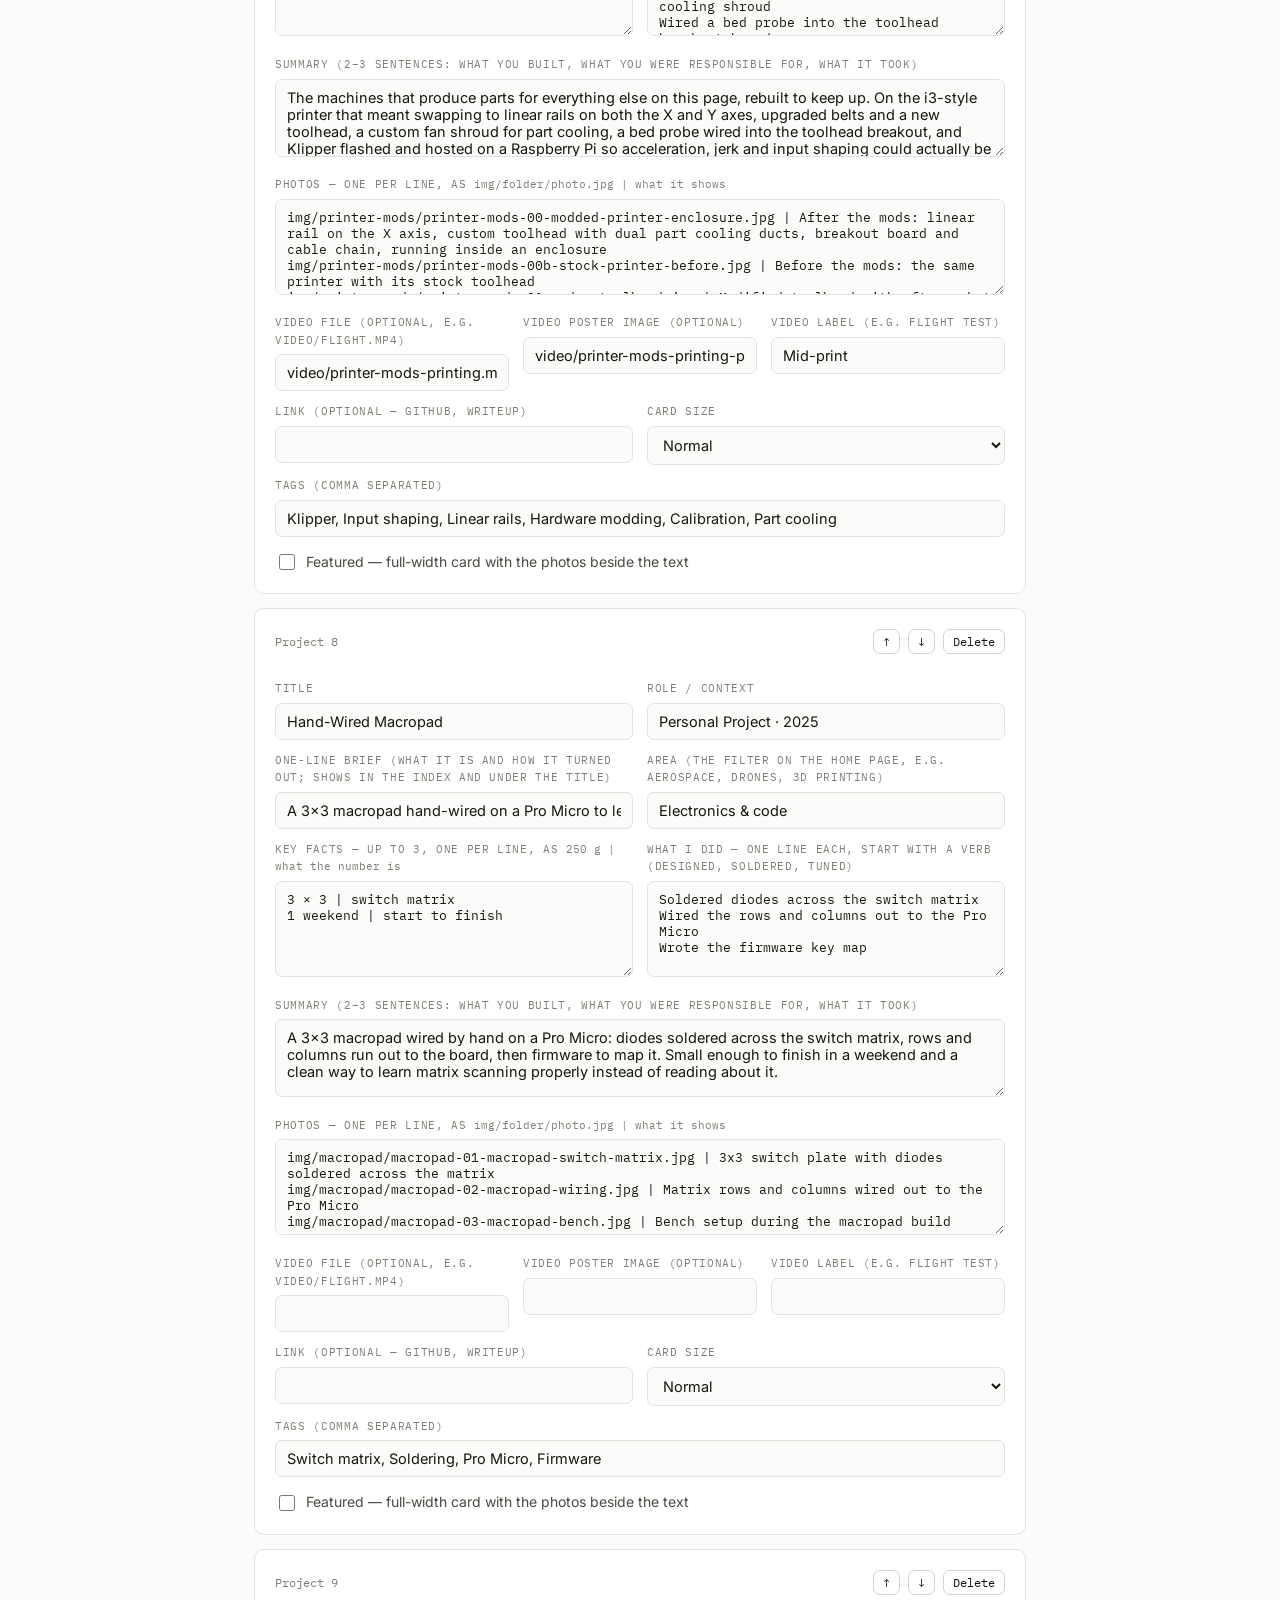
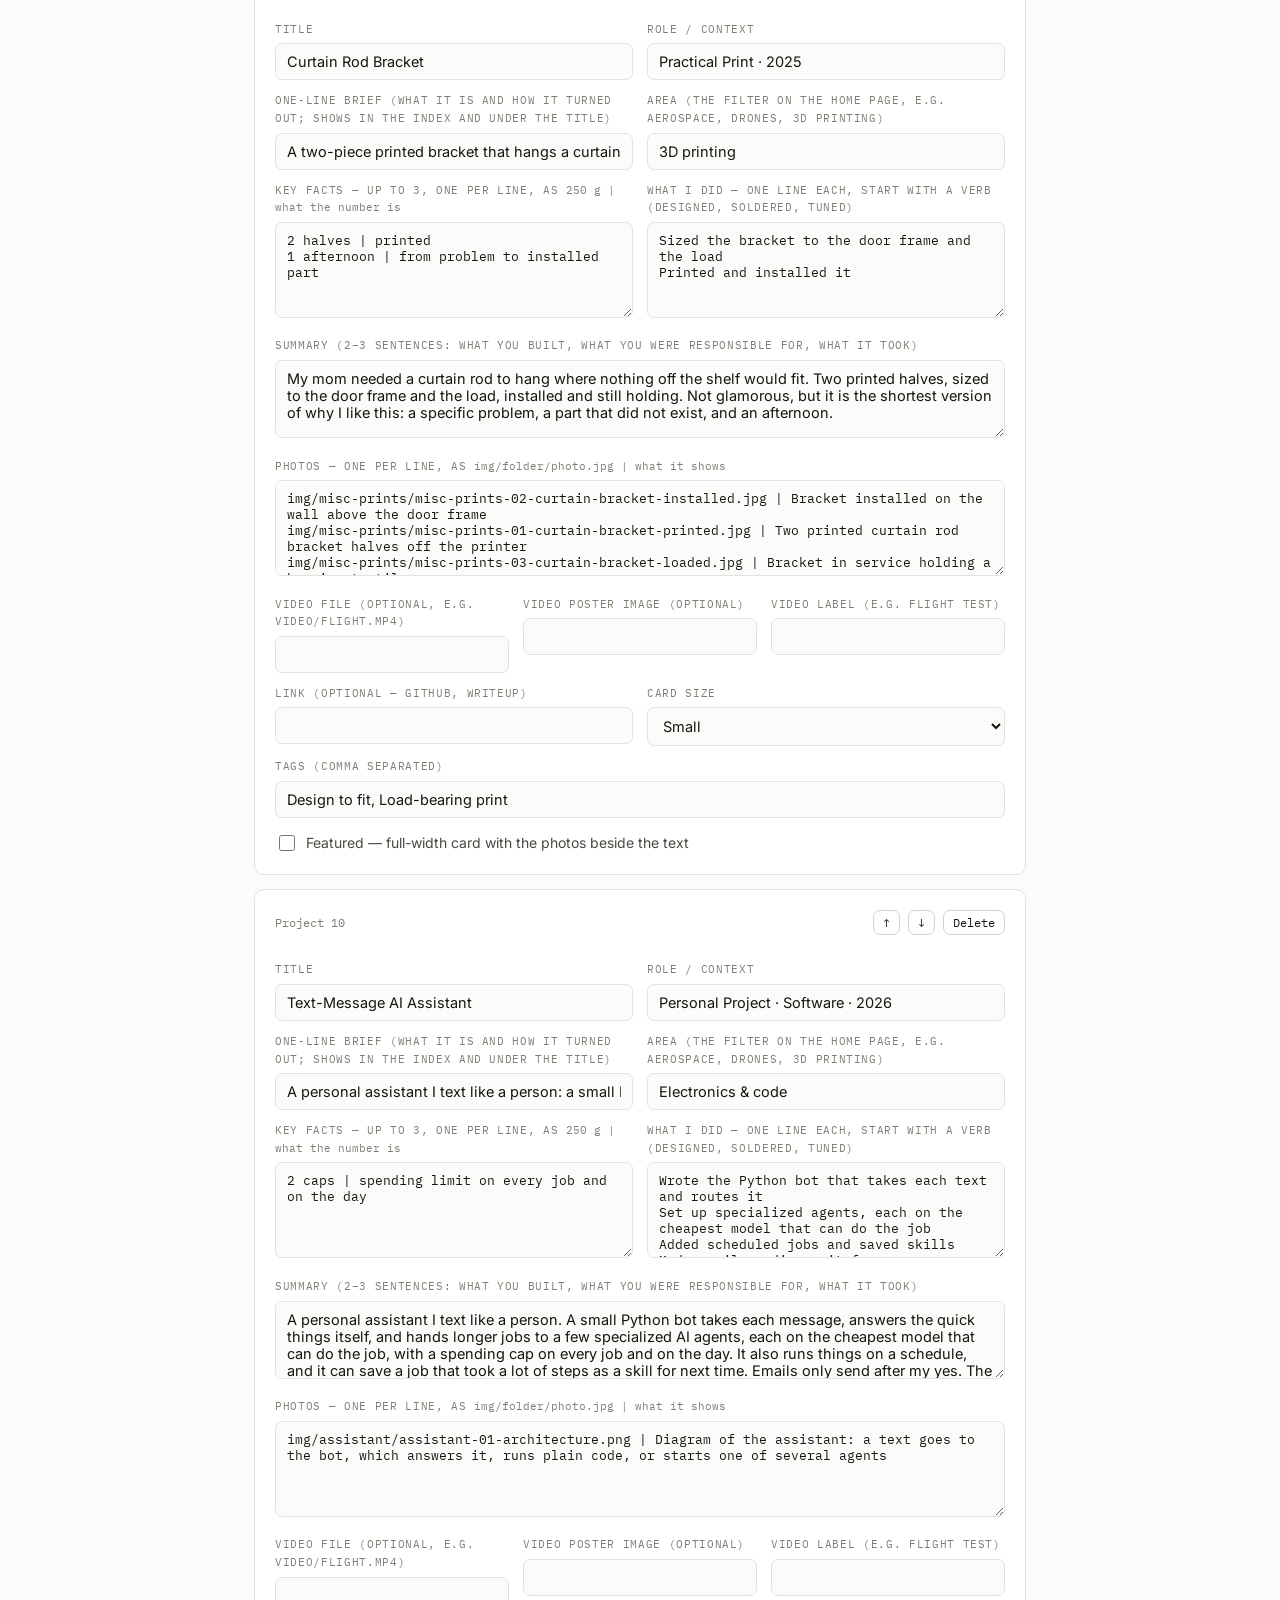
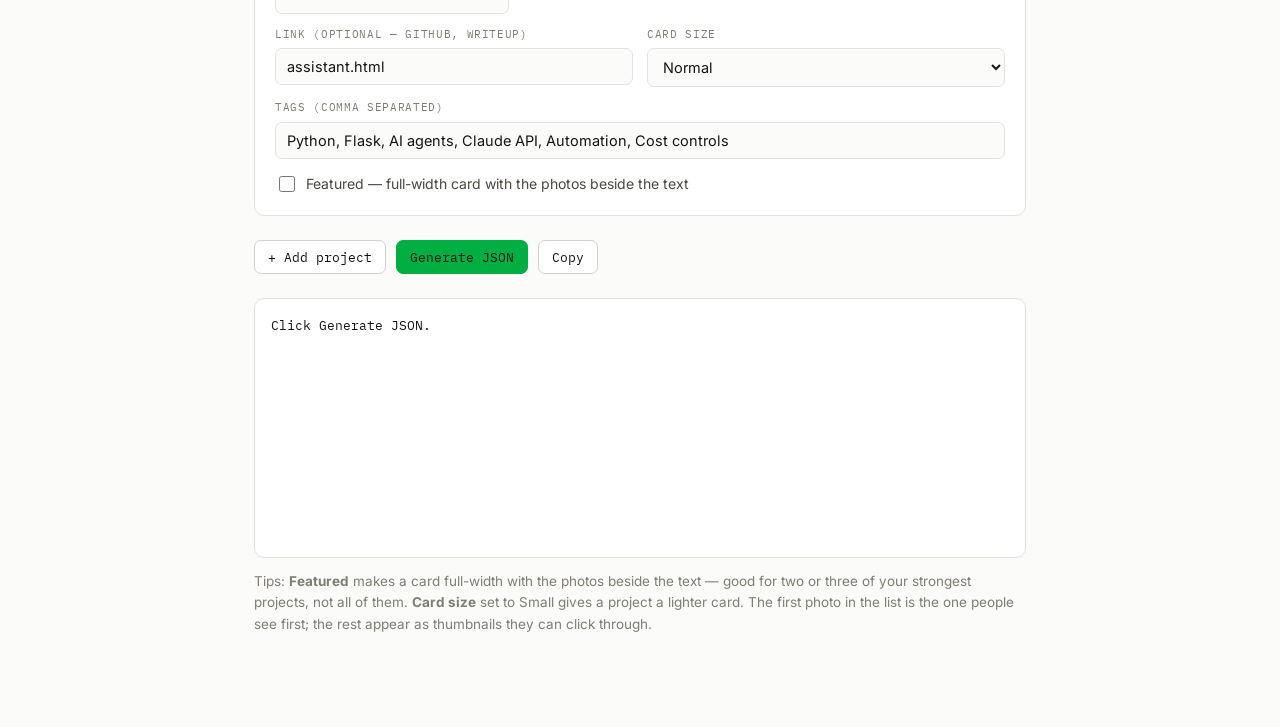
<file: editor.html>
<!doctype html>
<html lang="en">
<head>
<meta charset="utf-8">
<meta name="viewport" content="width=device-width, initial-scale=1">
<title>Project editor</title>
<link rel="icon" href="favicon.svg" type="image/svg+xml">
<link rel="icon" href="favicon.png" type="image/png" sizes="32x32">
<meta name="robots" content="noindex">
<link rel="preconnect" href="https://fonts.googleapis.com">
<link rel="preconnect" href="https://fonts.gstatic.com" crossorigin>
<link href="https://fonts.googleapis.com/css2?family=IBM+Plex+Mono:wght@400;500;600&family=Inter:wght@400;500;600;700&display=swap" rel="stylesheet">
<style>
:root{
  --bg:#fbfbfa; --bg-2:#ffffff; --line:#e3e2de; --line-2:#d2d1cc;
  --ink:#16150f; --ink-2:#4a4840; --ink-3:#807d73;
  --accent:#00ae42;
  --mono:'IBM Plex Mono',ui-monospace,Menlo,monospace;
  --sans:'Inter',system-ui,-apple-system,sans-serif;
}
@media (prefers-color-scheme: dark){
  :root:not([data-theme="light"]){
    --bg:#0e0e0d; --bg-2:#151514; --line:#26251f; --line-2:#35342c;
    --ink:#f2f1ea; --ink-2:#b4b1a6; --ink-3:#7d7a70; --accent:#00c24a;
  }
}
*{box-sizing:border-box}
body{margin:0;background:var(--bg);color:var(--ink);font-family:var(--sans);line-height:1.6}
.wrap{max-width:820px;margin:0 auto;padding:40px 24px 80px}
h1{font-size:26px;letter-spacing:-.02em;margin:0 0 6px}
.sub{color:var(--ink-2);font-size:15px;margin:0 0 28px;max-width:62ch}
.steps{background:var(--bg-2);border:1px solid var(--line);border-radius:10px;padding:18px 22px;margin-bottom:32px}
.steps h2{font-family:var(--mono);font-size:12px;letter-spacing:.08em;text-transform:uppercase;color:var(--ink-3);margin:0 0 10px}
.steps ol{margin:0;padding-left:20px;color:var(--ink-2);font-size:14px}
.steps code{font-family:var(--mono);font-size:12.5px;background:var(--bg);border:1px solid var(--line);border-radius:4px;padding:1px 5px}

.item{background:var(--bg-2);border:1px solid var(--line);border-radius:10px;padding:20px;margin-bottom:14px}
.itemhead{display:flex;align-items:center;gap:8px;margin-bottom:14px}
.itemhead .n{font-family:var(--mono);font-size:12px;color:var(--ink-3);margin-right:auto}
label{display:block;font-family:var(--mono);font-size:11px;letter-spacing:.06em;text-transform:uppercase;color:var(--ink-3);margin:12px 0 5px}
input[type=text],textarea,select{
  width:100%;background:var(--bg);border:1px solid var(--line);border-radius:7px;
  padding:9px 11px;color:var(--ink);font-family:var(--sans);font-size:14.5px;
}
textarea{min-height:78px;resize:vertical}
textarea.photos{min-height:96px;font-family:var(--mono);font-size:12.5px}
label code{font-family:var(--mono);font-size:11px;text-transform:none;letter-spacing:0}
input:focus,textarea:focus,select:focus{outline:none;border-color:var(--accent)}
select{cursor:pointer}
.row{display:flex;gap:14px;flex-wrap:wrap}
.row>div{flex:1;min-width:200px}
.feat{display:flex;align-items:center;gap:8px;margin-top:14px;font-size:14px;color:var(--ink-2)}
.feat input{width:16px;height:16px;accent-color:var(--accent)}

button{
  font-family:var(--mono);font-size:12.5px;cursor:pointer;
  border:1px solid var(--line-2);background:var(--bg-2);color:var(--ink);
  padding:8px 13px;border-radius:7px;transition:.15s;
}
button:hover{border-color:var(--accent);color:var(--accent)}
button.pri{background:var(--accent);border-color:var(--accent);color:#0b1a10}
button.pri:hover{opacity:.88;color:#fff}
button.sm{padding:4px 9px;font-size:12px}
.bar{display:flex;gap:10px;flex-wrap:wrap;margin:24px 0}
#out{
  width:100%;min-height:260px;background:var(--bg-2);border:1px solid var(--line);
  border-radius:10px;padding:16px;font-family:var(--mono);font-size:12.5px;color:var(--ink);
  white-space:pre;overflow:auto;
}
.note{font-size:13.5px;color:var(--ink-3);margin-top:10px}
</style>
</head>
<body>
<div class="wrap">

<h1>Project editor</h1>
<p class="sub">Edit your projects here, hit <strong>Generate</strong>, copy the output, and paste it over <code>projects.json</code> on GitHub. Nothing here saves by itself — the copy-paste step is what publishes.</p>

<div class="steps">
  <h2>How to publish a change</h2>
  <ol>
    <li>Add or edit projects below, then click <strong>Generate JSON</strong> and <strong>Copy</strong>.</li>
    <li>Go to <code>github.com/Amil-3d/Amil-3d.github.io</code> → click <code>projects.json</code> → pencil icon.</li>
    <li>Select all, paste, then <strong>Commit changes</strong>.</li>
    <li>For photos: open the <code>img</code> folder → <strong>Add file → Upload files</strong> → drag your photos in. Then list them in that project's <strong>Photos</strong> box, one per line, as <code>img/folder/photo.jpg | what the photo shows</code>.</li>
    <li>Site updates in about a minute.</li>
  </ol>
</div>

<div id="items"></div>

<div class="bar">
  <button id="add">+ Add project</button>
  <button class="pri" id="gen">Generate JSON</button>
  <button id="copy">Copy</button>
</div>

<pre id="out">Click Generate JSON.</pre>
<p class="note">Tips: <strong>Featured</strong> makes a card full-width with the photos beside the text — good for two or three of your strongest projects, not all of them. <strong>Card size</strong> set to Small gives a project a lighter card. The first photo in the list is the one people see first; the rest appear as thumbnails they can click through.</p>

</div>

<script>
var items = [];

function blank(){
  return {title:"", role:"", featured:false, size:"", category:"", brief:"", facts:[], did:[], images:[], video:null, summary:"", tags:[], link:""};
}

/* Photos round-trip through a textarea as one line per photo:
   img/folder/photo.jpg | what the photo shows            */
function photosToText(p){
  var imgs = p.images;
  if(!imgs && p.image){ imgs = [p.image]; }
  return (imgs || []).map(function(it){
    if(typeof it === 'string'){ return it; }
    return it.alt ? it.src + ' | ' + it.alt : it.src;
  }).join('\n');
}
function textToPhotos(txt){
  return txt.split('\n').map(function(line){
    return line.trim();
  }).filter(Boolean).map(function(line){
    var bar = line.indexOf('|');
    if(bar === -1){ return {src:line, alt:''}; }
    return {src:line.slice(0, bar).trim(), alt:line.slice(bar + 1).trim()};
  });
}

/* Key facts round-trip as one line per fact:  250 g | weight limit it was designed around */
function factsToText(p){
  return (p.facts || []).map(function(f){ return f.label ? f.value + ' | ' + f.label : f.value; }).join('\n');
}
function textToFacts(txt){
  return txt.split('\n').map(function(l){ return l.trim(); }).filter(Boolean).map(function(line){
    var bar = line.indexOf('|');
    if(bar === -1){ return {value:line, label:''}; }
    return {value:line.slice(0, bar).trim(), label:line.slice(bar + 1).trim()};
  });
}
function lines(txt){ return txt.split('\n').map(function(l){ return l.trim(); }).filter(Boolean); }

function render(){
  var box = document.getElementById('items');
  box.innerHTML = '';
  items.forEach(function(p, i){
    var d = document.createElement('div');
    d.className = 'item';
    d.innerHTML =
      '<div class="itemhead"><span class="n">Project ' + (i+1) + '</span>' +
      '<button class="sm" data-up="' + i + '">↑</button>' +
      '<button class="sm" data-down="' + i + '">↓</button>' +
      '<button class="sm" data-del="' + i + '">Delete</button></div>' +
      '<div class="row">' +
        '<div><label>Title</label><input type="text" data-f="title" data-i="' + i + '"></div>' +
        '<div><label>Role / context</label><input type="text" data-f="role" data-i="' + i + '"></div>' +
      '</div>' +
      '<div class="row">' +
        '<div><label>One-line brief (what it is and how it turned out; shows in the index and under the title)</label><input type="text" data-f="brief" data-i="' + i + '"></div>' +
        '<div><label>Area (the filter on the home page, e.g. Aerospace, Drones, 3D printing)</label><input type="text" data-f="category" data-i="' + i + '"></div>' +
      '</div>' +
      '<div class="row">' +
        '<div><label>Key facts — up to 3, one per line, as <code>250 g | what the number is</code></label><textarea class="photos" data-f="facts" data-i="' + i + '"></textarea></div>' +
        '<div><label>What I did — one line each, start with a verb (Designed, Soldered, Tuned)</label><textarea class="photos" data-f="did" data-i="' + i + '"></textarea></div>' +
      '</div>' +
      '<label>Summary (2–3 sentences: what you built, what you were responsible for, what it took)</label>' +
      '<textarea data-f="summary" data-i="' + i + '"></textarea>' +
      '<label>Photos — one per line, as <code>img/folder/photo.jpg | what it shows</code></label>' +
      '<textarea class="photos" data-f="images" data-i="' + i + '"></textarea>' +
      '<div class="row">' +
        '<div><label>Video file (optional, e.g. video/flight.mp4)</label><input type="text" data-f="videoSrc" data-i="' + i + '"></div>' +
        '<div><label>Video poster image (optional)</label><input type="text" data-f="videoPoster" data-i="' + i + '"></div>' +
        '<div><label>Video label (e.g. Flight test)</label><input type="text" data-f="videoLabel" data-i="' + i + '"></div>' +
      '</div>' +
      '<div class="row">' +
        '<div><label>Link (optional — GitHub, writeup)</label><input type="text" data-f="link" data-i="' + i + '"></div>' +
        '<div><label>Card size</label><select data-f="size" data-i="' + i + '"><option value="">Normal</option><option value="small">Small</option></select></div>' +
      '</div>' +
      '<label>Tags (comma separated)</label><input type="text" data-f="tags" data-i="' + i + '">' +
      '<div class="feat"><input type="checkbox" data-f="featured" data-i="' + i + '"><span>Featured — full-width card with the photos beside the text</span></div>';
    box.appendChild(d);

    d.querySelector('[data-f=title]').value = p.title;
    d.querySelector('[data-f=role]').value = p.role;
    d.querySelector('[data-f=summary]').value = p.summary;
    d.querySelector('[data-f=brief]').value = p.brief || '';
    d.querySelector('[data-f=category]').value = p.category || '';
    d.querySelector('[data-f=facts]').value = factsToText(p);
    d.querySelector('[data-f=did]').value = (p.did || []).join('\n');
    d.querySelector('[data-f=images]').value = photosToText(p);
    d.querySelector('[data-f=videoSrc]').value = (p.video && p.video.src) || '';
    d.querySelector('[data-f=videoPoster]').value = (p.video && p.video.poster) || '';
    d.querySelector('[data-f=videoLabel]').value = (p.video && p.video.label) || '';
    d.querySelector('[data-f=link]').value = p.link || '';
    d.querySelector('[data-f=tags]').value = (p.tags || []).join(', ');
    d.querySelector('[data-f=featured]').checked = !!p.featured;
    d.querySelector('[data-f=size]').value = p.size || '';
  });
}

document.getElementById('items').addEventListener('change', function(e){
  if(e.target.getAttribute('data-f') === 'size'){
    items[Number(e.target.getAttribute('data-i'))].size = e.target.value;
  }
});

document.getElementById('items').addEventListener('input', function(e){
  var f = e.target.getAttribute('data-f');
  var i = e.target.getAttribute('data-i');
  if(f === null || i === null) return;
  i = Number(i);
  if(f === 'tags'){
    items[i].tags = e.target.value.split(',').map(function(s){ return s.trim(); }).filter(Boolean);
  } else if(f === 'facts'){
    items[i].facts = textToFacts(e.target.value);
  } else if(f === 'did'){
    items[i].did = lines(e.target.value);
  } else if(f === 'featured'){
    items[i].featured = e.target.checked;
  } else if(f === 'images'){
    items[i].images = textToPhotos(e.target.value);
    delete items[i].image;
  } else if(f === 'videoSrc' || f === 'videoPoster' || f === 'videoLabel'){
    if(!items[i].video){ items[i].video = {src:'', poster:'', label:''}; }
    items[i].video[f.replace('video', '').toLowerCase()] = e.target.value;
  } else {
    items[i][f] = e.target.value;
  }
});

document.getElementById('items').addEventListener('click', function(e){
  var up = e.target.getAttribute('data-up');
  var down = e.target.getAttribute('data-down');
  var del = e.target.getAttribute('data-del');
  if(up !== null && Number(up) > 0){
    var a = Number(up); var t = items[a-1]; items[a-1] = items[a]; items[a] = t; render();
  }
  if(down !== null && Number(down) < items.length - 1){
    var b = Number(down); var u = items[b+1]; items[b+1] = items[b]; items[b] = u; render();
  }
  if(del !== null){
    items.splice(Number(del), 1); render();
  }
});

document.getElementById('add').addEventListener('click', function(){
  items.push(blank()); render();
  window.scrollTo(0, document.body.scrollHeight);
});

/* Drop empty fields so projects.json stays readable. */
function clean(list){
  return list.map(function(p){
    var o = {title:p.title, role:p.role};
    if(p.featured){ o.featured = true; }
    if(p.size){ o.size = p.size; }
    if(p.category){ o.category = p.category; }
    if(p.brief){ o.brief = p.brief; }
    if((p.facts || []).length){ o.facts = p.facts.map(function(f){ return {value:f.value, label:f.label || ''}; }); }
    if((p.did || []).length){ o.did = p.did; }
    o.summary = p.summary;
    var imgs = p.images || [];
    if(imgs.length){
      o.images = imgs.map(function(it){
        return it.alt ? {src:it.src, alt:it.alt} : {src:it.src};
      });
    }
    if(p.video && p.video.src){
      o.video = {src:p.video.src};
      if(p.video.poster){ o.video.poster = p.video.poster; }
      if(p.video.label){ o.video.label = p.video.label; }
    }
    o.tags = p.tags || [];
    o.link = p.link || '';
    return o;
  });
}

document.getElementById('gen').addEventListener('click', function(){
  document.getElementById('out').textContent = JSON.stringify(clean(items), null, 2);
});

document.getElementById('copy').addEventListener('click', function(){
  var txt = document.getElementById('out').textContent;
  navigator.clipboard.writeText(txt);
  var b = document.getElementById('copy');
  b.textContent = 'Copied';
  setTimeout(function(){ b.textContent = 'Copy'; }, 1400);
});

fetch('projects.json')
  .then(function(r){ return r.json(); })
  .then(function(list){ items = list; render(); })
  .catch(function(){ items = [blank()]; render(); });
</script>
</body>
</html>
</file>
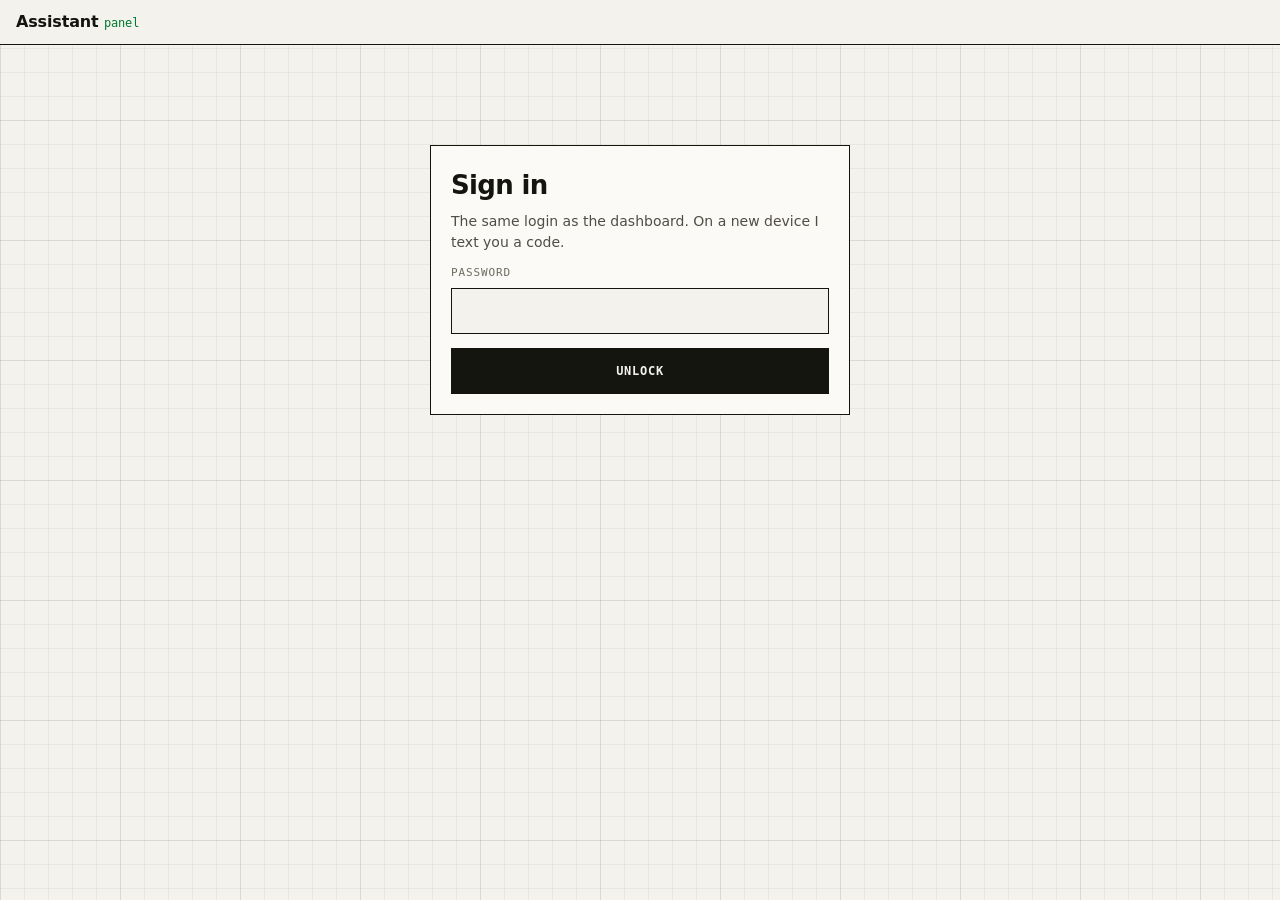
<file: panel.html>
<!doctype html>
<html lang="en">
<head>
<meta charset="utf-8">
<meta name="viewport" content="width=device-width, initial-scale=1, viewport-fit=cover">
<title>Assistant panel</title>
<meta name="robots" content="noindex">
<meta name="referrer" content="no-referrer">
<meta http-equiv="Content-Security-Policy" content="default-src 'none'; script-src 'self'; style-src 'self' https://fonts.googleapis.com; font-src https://fonts.gstatic.com; img-src 'self'; connect-src https://nia-bot-uvyk.onrender.com; frame-src https://nia-bot-uvyk.onrender.com; base-uri 'none'; form-action 'none'">
<link rel="icon" href="favicon.svg" type="image/svg+xml">
<link rel="apple-touch-icon" href="apple-touch-icon.png">
<!-- The whole panel is styled from this one file. Reskin the panel by changing it and nothing else. -->
<link rel="stylesheet" href="panel.css">
</head>
<body>

<header class="p-top">
  <a class="p-brand" href="assistant.html">Assistant <span>panel</span></a>
  <span class="p-grow"></span>
  <span class="p-device" id="device"></span>
  <button class="p-btn quiet" type="button" id="signout" hidden>Sign out</button>
</header>

<main class="p-main">
  <section id="gate" class="p-card p-gate" hidden>
    <h1>Sign in</h1>
    <p class="p-note">The same login as the dashboard. On a new device I text you a code.</p>
    <form id="loginform" autocomplete="on">
      <label class="p-label" for="pw" id="pwlab">Password</label>
      <input id="pw" class="p-input" type="password" autocomplete="current-password" required maxlength="200">
      <input id="code" class="p-input" type="text" inputmode="numeric" autocomplete="one-time-code" maxlength="6" pattern="[0-9]{6}" hidden>
      <button class="p-btn main" type="submit" id="go">Unlock</button>
      <p class="msg" id="loginmsg" role="status"></p>
    </form>
  </section>

  <div id="app" hidden>
    <p class="p-banner" id="banner" hidden>Everything is paused. Turn it back on under Switches.</p>
    <p class="msg" id="appmsg" role="status"></p>
    <div id="view"></div>
  </div>
</main>

<nav class="p-tabs" id="tabs" aria-label="Panel sections" hidden></nav>

<script src="assistant-login.js"></script>
<script src="panel.js"></script>
<script src="panel-extras.js"></script>
<script src="panel-daily.js"></script>
<script src="panel-inside.js"></script>
<script src="panel-brain.js"></script>
<script src="panel-study.js"></script>
<script src="panel-ideas.js"></script>
</body>
</html>
</file>
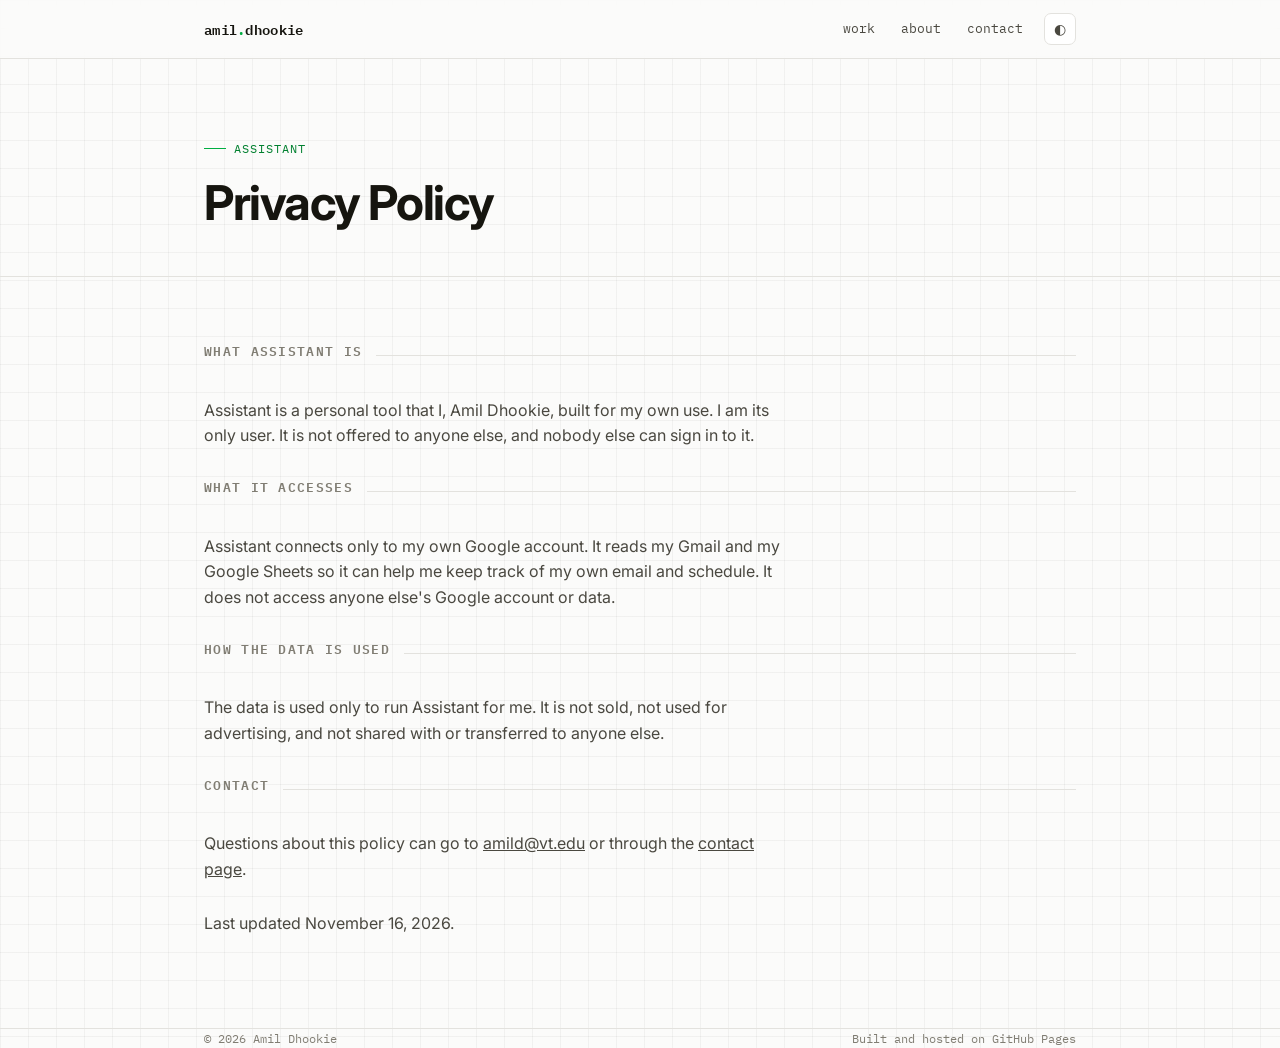
<file: privacy.html>
<!doctype html>
<html lang="en">
<head>
<meta charset="utf-8">
<meta name="viewport" content="width=device-width, initial-scale=1">
<title>Privacy Policy · Amil Dhookie</title>
<meta name="description" content="Privacy policy for Assistant, a personal tool built and used only by Amil Dhookie.">
<link rel="preconnect" href="https://fonts.googleapis.com">
<link rel="preconnect" href="https://fonts.gstatic.com" crossorigin>
<link href="https://fonts.googleapis.com/css2?family=IBM+Plex+Mono:wght@400;500;600&family=Inter:wght@400;500;600;700&display=swap" rel="stylesheet">
<link rel="icon" href="favicon.svg" type="image/svg+xml">
<link rel="icon" href="favicon.png" type="image/png" sizes="32x32">
<link rel="apple-touch-icon" href="apple-touch-icon.png">
<link rel="stylesheet" href="style.css">
</head>
<body>

<nav>
  <div class="wrap">
    <a class="brand" href="index.html">amil<span>.</span>dhookie</a>
    <a class="nl" href="index.html#work">work</a>
    <a class="nl" href="about.html">about</a>
    <a class="nl" href="contact.html">contact</a>
    <button id="theme" aria-label="Toggle color theme">◐</button>
  </div>
</nav>

<header class="page">
  <div class="wrap">
    <div class="tag">Assistant</div>
    <h1>Privacy Policy</h1>
  </div>
</header>

<section>
  <div class="wrap">
    <div class="shead"><h2>What Assistant is</h2><div class="rule"></div></div>
    <p class="contact-note">Assistant is a personal tool that I, Amil Dhookie, built for my own use. I am its only user. It is not offered to anyone else, and nobody else can sign in to it.</p>

    <div class="shead"><h2>What it accesses</h2><div class="rule"></div></div>
    <p class="contact-note">Assistant connects only to my own Google account. It reads my Gmail and my Google Sheets so it can help me keep track of my own email and schedule. It does not access anyone else's Google account or data.</p>

    <div class="shead"><h2>How the data is used</h2><div class="rule"></div></div>
    <p class="contact-note">The data is used only to run Assistant for me. It is not sold, not used for advertising, and not shared with or transferred to anyone else.</p>

    <div class="shead"><h2>Contact</h2><div class="rule"></div></div>
    <p class="contact-note">Questions about this policy can go to <a href="mailto:amild@vt.edu">amild@vt.edu</a> or through the <a href="contact.html">contact page</a>.</p>

    <p class="contact-note">Last updated November 16, 2026.</p>
  </div>
</section>

<footer class="wrap">
  <span>© <span id="yr">2026</span> Amil Dhookie</span>
  <span>Built and hosted on GitHub Pages</span>
</footer>

<script src="site.js"></script>
</body>
</html>
</file>
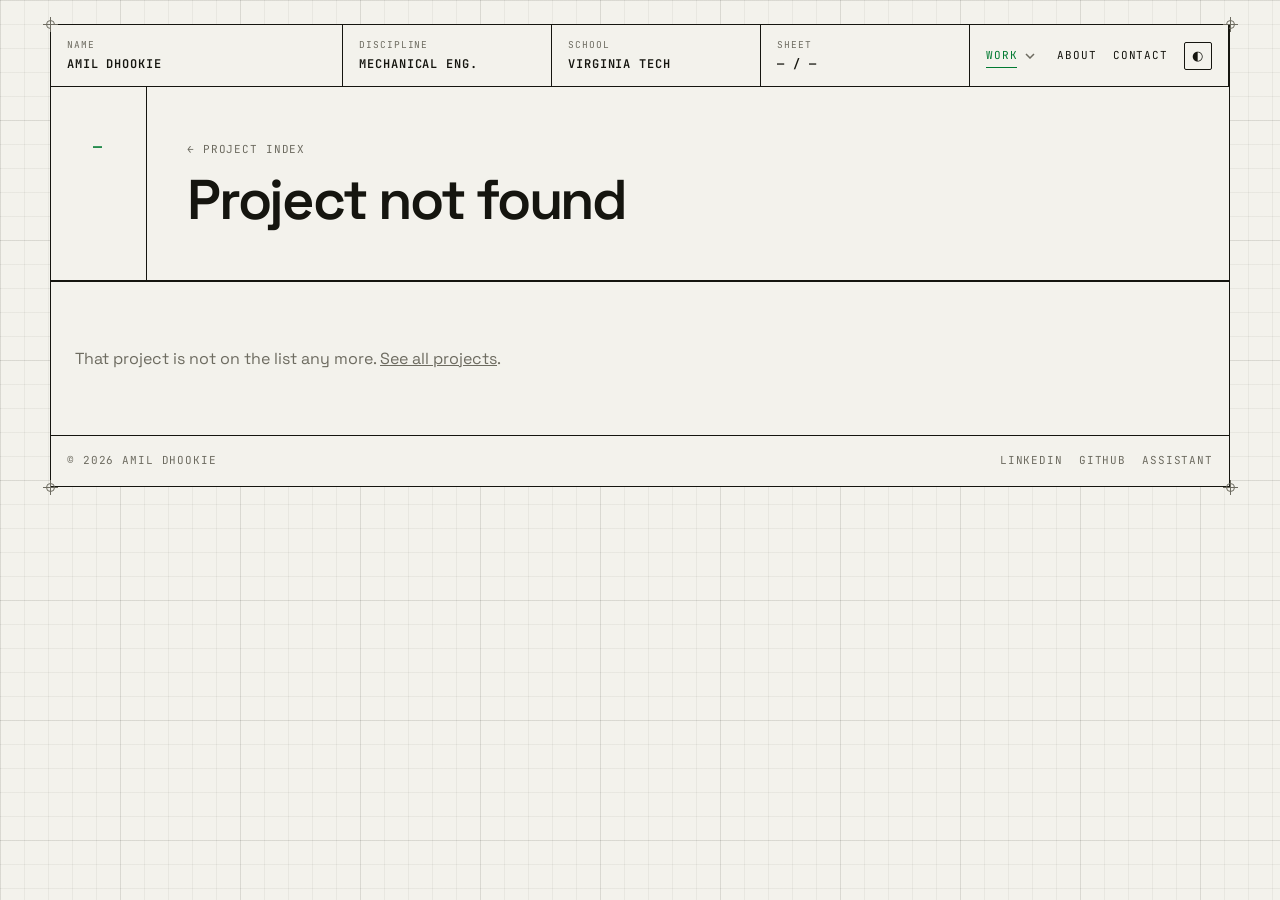
<file: project.html>
<!doctype html>
<html lang="en">
<head>
<meta charset="utf-8">
<meta name="viewport" content="width=device-width, initial-scale=1">
<title>Project · Amil Dhookie</title>
<meta name="description" content="A project by Amil Dhookie, mechanical engineering student at Virginia Tech.">
<meta name="theme-color" content="#f3f2ec" media="(prefers-color-scheme: light)">
<meta name="theme-color" content="#0d0f0e" media="(prefers-color-scheme: dark)">
<link rel="preconnect" href="https://fonts.googleapis.com">
<link rel="preconnect" href="https://fonts.gstatic.com" crossorigin>
<link href="https://fonts.googleapis.com/css2?family=JetBrains+Mono:wght@400;500;600&family=Space+Grotesk:wght@400;500;600;700&display=swap" rel="stylesheet">
<link rel="icon" href="favicon.svg" type="image/svg+xml">
<link rel="icon" href="favicon.png" type="image/png" sizes="32x32">
<link rel="apple-touch-icon" href="apple-touch-icon.png">
<link rel="stylesheet" href="portfolio.css">
<style>@view-transition{navigation:auto}</style>
</head>
<body class="pf" data-page="project">
<a class="skip" href="#main">Skip to content</a>
<div class="sheet"><i class="reg tl" aria-hidden="true"></i><i class="reg tr" aria-hidden="true"></i><i class="reg bl" aria-hidden="true"></i><i class="reg br" aria-hidden="true"></i>
<header class="tb m">
  <a class="cell" href="index.html"><small>Name</small><b>Amil Dhookie</b></a>
  <div class="hide-s"><small>Discipline</small><b>Mechanical Eng.</b></div>
  <div class="hide-s"><small>School</small><b>Virginia Tech</b></div>
  <div class="hide-s"><small>Sheet</small><b id="psheet">— / —</b></div>
  <nav class="nav" aria-label="Main"><a href="index.html#work" aria-current="page">Work</a><a href="about.html">About</a><a href="contact.html">Contact</a><button id="theme" aria-label="Toggle color theme">◐</button></nav>
</header>

<main id="main">
<section class="ph-head">
  <div class="no m" id="pno">—</div>
  <div class="t">
    <a class="crumb m" href="index.html#work">&larr; Project index</a>
    <h1 id="ptitle">Loading…</h1>
    <div class="m acc" id="prole"></div>
    <p class="brief" id="pbrief" hidden></p>
  </div>
</section>
<dl class="kf" id="pfacts" aria-label="Key facts" hidden></dl>
<div id="pmain"></div>
<nav class="pn" id="pn" aria-label="More projects"></nav>
</main>
<footer class="foot m">
  <span>© <span id="yr">2026</span> Amil Dhookie</span>
  <nav aria-label="Footer"><a href="https://www.linkedin.com/in/amildhookie">LinkedIn</a><a href="https://github.com/Amil-3d">GitHub</a><a href="assistant.html">Assistant</a></nav>
</footer>
</div>
<div id="lb" role="dialog" aria-modal="true" aria-label="Photo viewer">
  <img id="lbimg" alt="">
  <div class="cap m" id="lbcap"></div>
  <button class="prev" id="lbprev" aria-label="Previous photo">&larr;</button>
  <button class="next" id="lbnext" aria-label="Next photo">&rarr;</button>
  <button class="close" id="lbclose" aria-label="Close viewer">&times;</button>
</div>
<script src="portfolio.js"></script>
</body>
</html>
</file>
<file: portfolio.css>
/* Portfolio pages (index, project, about, contact).
   The Assistant pages keep using style.css; this file is only for the portfolio.
   The tokens below are documented in docs/design-tokens.md; keep the two in step. */
:root{
  --bg:#f3f2ec; --surface:#fbfaf6; --text:#15150f; --muted:#6d6b60;
  --line:#15150f; --hair:#d3d1c6; --accent:#007a31; --accent-soft:#e3f1e6; --on-accent:#ffffff;
  --danger:#c2410c; --grid:rgba(21,21,15,.05);
  --sans:'Space Grotesk',system-ui,-apple-system,'Segoe UI',sans-serif;
  --mono:'JetBrains Mono',ui-monospace,SFMono-Regular,Menlo,monospace;
  --radius:0px; --radius-sm:2px;
  --s1:4px; --s2:8px; --s3:12px; --s4:16px; --s5:24px; --s6:32px; --s7:48px; --s8:64px;
  --rule:1.5px;
}
@media (prefers-color-scheme: dark){
  :root:not([data-theme="light"]){
    --bg:#0d0f0e; --surface:#141716; --text:#eceade; --muted:#8c8a7e;
    --line:#eceade; --hair:#2a2d2a; --accent:#2fd968; --accent-soft:#12251a; --on-accent:#06140b;
    --danger:#ff7a45; --grid:rgba(236,234,222,.045);
  }
}
:root[data-theme="dark"]{
  --bg:#0d0f0e; --surface:#141716; --text:#eceade; --muted:#8c8a7e;
  --line:#eceade; --hair:#2a2d2a; --accent:#2fd968; --accent-soft:#12251a; --on-accent:#06140b;
  --danger:#ff7a45; --grid:rgba(236,234,222,.045);
}

*{box-sizing:border-box}
html{scroll-behavior:smooth}
body{
  margin:0; background:var(--bg); color:var(--text);
  font:16px/1.6 var(--sans); -webkit-font-smoothing:antialiased;
  background-image:linear-gradient(var(--grid) 1px,transparent 1px),linear-gradient(90deg,var(--grid) 1px,transparent 1px);
  background-size:24px 24px;
}
a{color:inherit}
img{max-width:100%;display:block}
.m{font-family:var(--mono);font-size:11px;letter-spacing:.08em;text-transform:uppercase}
.muted{color:var(--muted)}
.acc{color:var(--accent)}
:focus-visible{outline:2px solid var(--accent);outline-offset:2px}

/* the sheet: one bordered drawing per page */
.sheet{max-width:1180px;margin:var(--s5) auto;border:var(--rule) solid var(--line);background:var(--bg)}
@media(max-width:1228px){.sheet{margin:var(--s5) var(--s4)}}
@media(max-width:620px){.sheet{margin:0;border-left:0;border-right:0;border-top:0}}

/* title block nav */
.tb{display:grid;grid-template-columns:1.4fr 1fr 1fr 1fr auto;border-bottom:var(--rule) solid var(--line)}
.tb>*{padding:var(--s3) var(--s4);border-right:1px solid var(--line);min-width:0}
.tb>*:last-child{border-right:0}
.tb small{display:block;color:var(--muted);font-size:9.5px;margin-bottom:3px}
.tb b{font-weight:600;font-size:12px;white-space:nowrap}
.tb a.cell{text-decoration:none}
.tb .nav{display:flex;gap:var(--s4);align-items:center}
.tb .nav a{text-decoration:none;color:var(--text)}
.tb .nav a:hover,.tb .nav a[aria-current="page"]{color:var(--accent)}
#theme{border:1px solid var(--line);background:none;color:var(--text);width:28px;height:28px;cursor:pointer;font-size:13px;line-height:1;display:grid;place-items:center;border-radius:var(--radius-sm)}
#theme:hover{color:var(--accent);border-color:var(--accent)}
@media(max-width:900px){.tb{grid-template-columns:1fr auto}.tb .hide-s{display:none}}
@media(max-width:420px){.tb .nav{gap:var(--s3)}}

/* buttons */
.btn{display:inline-block;font-family:var(--mono);font-size:12px;letter-spacing:.08em;text-transform:uppercase;text-decoration:none;
  border:var(--rule) solid var(--line);padding:11px 18px;color:var(--text);background:transparent;border-radius:var(--radius);transition:background .15s,color .15s}
.btn:hover{background:var(--text);color:var(--bg)}
.btn.p{background:var(--text);color:var(--bg)}
.btn.p:hover{background:var(--accent);border-color:var(--accent);color:var(--on-accent)}
.cta{display:flex;flex-wrap:wrap;gap:var(--s2)}

/* home hero */
.hero{display:grid;grid-template-columns:1.05fr 1fr;border-bottom:var(--rule) solid var(--line)}
.hero .l{padding:var(--s8) 40px var(--s7);border-right:1px solid var(--line)}
h1{font-size:clamp(44px,6.4vw,72px);line-height:.98;letter-spacing:-.035em;margin:18px 0 22px;font-weight:600}
h1 em{font-style:normal;color:var(--accent)}
.lede{font-size:18px;color:var(--muted);max-width:44ch;margin:0 0 30px}
.lede b{color:var(--text);font-weight:500}
@media(max-width:820px){.hero{grid-template-columns:1fr}.hero .l{border-right:0;border-bottom:1px solid var(--line);padding:var(--s7) var(--s5)}}

/* rotating figure */
.fig{padding:28px;display:flex;flex-direction:column;gap:var(--s3);min-width:0}
.fig .ph{position:relative;flex:1;min-height:340px;background:var(--surface);border:1px solid var(--line);overflow:hidden;display:block}
.fig .ph img{position:absolute;inset:0;width:100%;height:100%;object-fit:cover;opacity:0;transition:opacity .9s ease}
.fig .ph img.on{opacity:1}
.fig .cap{display:flex;justify-content:space-between;gap:var(--s4);color:var(--muted)}
.fig .cap a{text-decoration:none;color:var(--text)}
.fig .cap a:hover{color:var(--accent)}
.fig .ctl{display:flex;align-items:center;gap:var(--s2)}
.fig .ctl button{background:none;border:1px solid var(--hair);color:var(--muted);width:26px;height:22px;cursor:pointer;font-size:11px;line-height:1;border-radius:var(--radius-sm)}
.fig .ctl button:hover{border-color:var(--line);color:var(--text)}
.fig .ticks{display:flex;gap:4px;flex:1}
.fig .ticks i{flex:1;height:3px;background:var(--hair);position:relative;overflow:hidden}
.fig .ticks i.on::after{content:"";position:absolute;inset:0;background:var(--accent);transform-origin:left;animation:tick var(--dur,6s) linear forwards}
.fig.paused .ticks i.on::after{animation-play-state:paused}
.fig .ticks i.done{background:var(--muted)}
@keyframes tick{from{transform:scaleX(0)}to{transform:scaleX(1)}}
@media(max-width:820px){.fig{padding:var(--s4)}.fig .ph{min-height:0;aspect-ratio:4/3}}

/* project index */
.idx .h{display:flex;justify-content:space-between;padding:var(--s4);border-bottom:1px solid var(--line)}
.row{display:grid;grid-template-columns:56px 150px 1.1fr 1.5fr 120px;align-items:center;gap:20px;padding:0 var(--s4);
  border-bottom:1px solid var(--hair);text-decoration:none;transition:background .15s}
.row:last-child{border-bottom:0}
.row:hover{background:var(--surface)}
.row:hover h3{color:var(--accent)}
.row .n{color:var(--accent);font-size:13px}
.row img{width:150px;height:92px;object-fit:cover;margin:var(--s3) 0;border:1px solid var(--hair);background:var(--surface)}
.row h3{margin:0 0 4px;font-size:21px;font-weight:600;letter-spacing:-.015em;transition:color .15s}
.row p{margin:0;color:var(--muted);font-size:14px}
.row .y{text-align:right;color:var(--muted)}
@media(max-width:900px){
  .row{grid-template-columns:40px 110px 1fr;gap:var(--s4)}
  .row img{width:110px;height:76px}
  .row p,.row .y{display:none}
}
@media(max-width:480px){.row{grid-template-columns:28px 84px 1fr;gap:var(--s3)}.row img{width:84px;height:62px}.row h3{font-size:17px}}

/* page header (project, about, contact) */
.ph-head{display:grid;grid-template-columns:96px 1fr;border-bottom:var(--rule) solid var(--line)}
.ph-head .no{border-right:1px solid var(--line);padding:var(--s7) 0;text-align:center;color:var(--accent);font-size:14px}
.ph-head .t{padding:var(--s7) 40px 40px}
.ph-head h1{font-size:clamp(36px,5vw,56px);margin:var(--s3) 0 var(--s3)}
.crumb{text-decoration:none;color:var(--muted)}
.crumb:hover{color:var(--accent)}
@media(max-width:620px){.ph-head{grid-template-columns:1fr}.ph-head .no{display:none}.ph-head .t{padding:var(--s6) var(--s5)}}

/* project page */
.proj{display:grid;grid-template-columns:1.35fr 1fr;border-bottom:var(--rule) solid var(--line)}
.proj .gal{padding:28px;border-right:1px solid var(--line);min-width:0}
.proj .txt{padding:28px 32px;min-width:0}
.proj .txt p{margin:0 0 var(--s5);font-size:17px}
@media(max-width:860px){.proj{grid-template-columns:1fr}.proj .gal{border-right:0;border-bottom:1px solid var(--line);padding:var(--s4)}.proj .txt{padding:var(--s5)}}
.stage{position:relative;aspect-ratio:4/3;background:var(--surface);border:1px solid var(--line);overflow:hidden}
.stage img,.stage video{width:100%;height:100%;object-fit:contain;display:block;background:var(--surface)}
.stage .open{position:absolute;inset:0;width:100%;height:100%;border:0;background:none;cursor:zoom-in;padding:0}
.gcap{display:flex;justify-content:space-between;gap:var(--s4);margin:var(--s3) 0;color:var(--muted);text-transform:none;letter-spacing:0;font-size:12px}
.strip{display:flex;gap:6px;overflow-x:auto;padding-bottom:4px;scrollbar-width:thin}
.strip button{flex:0 0 auto;width:72px;height:52px;padding:0;border:1px solid var(--hair);background:var(--surface);cursor:pointer;opacity:.55;position:relative;border-radius:var(--radius-sm);overflow:hidden}
.strip button img{width:100%;height:100%;object-fit:cover}
.strip button:hover{opacity:.85}
.strip button[aria-current="true"]{opacity:1;border-color:var(--accent);outline:1px solid var(--accent)}
.strip .play{position:absolute;inset:0;display:grid;place-items:center;color:#fff;font-size:13px;background:rgba(0,0,0,.35)}
.spec{width:100%;border-collapse:collapse;margin:0 0 var(--s5)}
.spec th,.spec td{text-align:left;vertical-align:top;padding:10px 0;border-top:1px solid var(--hair)}
.spec th{width:96px;color:var(--muted);font-weight:400}
.spec tr:last-child th,.spec tr:last-child td{border-bottom:1px solid var(--hair)}
.chips{display:flex;flex-wrap:wrap;gap:6px}
.chip{font-family:var(--mono);font-size:11px;border:1px solid var(--hair);padding:3px 8px;color:var(--text);border-radius:var(--radius-sm)}
.pn{display:grid;grid-template-columns:1fr 1fr}
.pn a{padding:var(--s5) var(--s4);text-decoration:none;display:block;transition:background .15s}
.pn a:hover{background:var(--surface)}
.pn a:hover b{color:var(--accent)}
.pn a+a{border-left:1px solid var(--line);text-align:right}
.pn b{display:block;font-size:19px;font-weight:600;margin-top:4px;letter-spacing:-.01em}
.empty{padding:var(--s7) var(--s5);color:var(--muted)}

/* about */
.about{display:grid;grid-template-columns:1.4fr 1fr}
.about>div{padding:40px}
.about>div+div{border-left:1px solid var(--line)}
.about p{margin:0 0 var(--s5);font-size:18px;max-width:52ch}
.skills{margin:0}
.skills dt{margin:0 0 4px;color:var(--muted)}
.skills dd{margin:0 0 var(--s5);font-size:16px}
@media(max-width:760px){.about{grid-template-columns:1fr}.about>div{padding:var(--s5)}.about>div+div{border-left:0;border-top:1px solid var(--line)}}

/* contact */
.clist{list-style:none;margin:0;padding:0}
.clist li{border-bottom:1px solid var(--hair)}
.clist a{display:grid;grid-template-columns:160px 1fr auto;gap:var(--s4);align-items:baseline;padding:22px 40px;text-decoration:none;transition:background .15s}
.clist a:hover{background:var(--surface)}
.clist a:hover .v{color:var(--accent)}
.clist .v{font-size:20px;font-weight:500;word-break:break-word}
.note{padding:var(--s5) 40px;margin:0;color:var(--muted);border-bottom:1px solid var(--hair)}
@media(max-width:620px){.clist a{grid-template-columns:1fr auto;padding:18px var(--s5)}.clist .k{grid-column:1/-1}.note{padding:var(--s4) var(--s5)}}

/* footer */
.foot{display:flex;justify-content:space-between;flex-wrap:wrap;gap:var(--s3);padding:var(--s4);border-top:var(--rule) solid var(--line);color:var(--muted)}
.foot a{text-decoration:none;color:var(--muted)}
.foot a:hover{color:var(--accent)}
.foot nav{display:flex;gap:var(--s4)}

/* lightbox */
#lb{position:fixed;inset:0;z-index:100;background:rgba(8,9,8,.94);display:none;place-items:center}
#lb.on{display:grid}
#lb img{max-width:min(1300px,92vw);max-height:82vh;object-fit:contain}
#lb .cap{position:absolute;left:0;right:0;bottom:24px;text-align:center;color:#d8d6cd;padding:0 60px}
#lb button{position:absolute;background:rgba(255,255,255,.06);border:1px solid rgba(255,255,255,.3);color:#fff;cursor:pointer;font-size:18px;width:44px;height:44px;display:grid;place-items:center}
#lb button:hover{background:rgba(255,255,255,.16)}
#lb .prev{left:16px;top:50%;transform:translateY(-50%)}
#lb .next{right:16px;top:50%;transform:translateY(-50%)}
#lb .close{right:16px;top:16px}

@media (prefers-reduced-motion: reduce){
  html{scroll-behavior:auto}
  .fig .ph img{transition:none}
  .fig .ticks i.on::after{animation:none;transform:none}
  .row,.btn{transition:none}
}
@media(max-width:560px){.hide-xs{display:none}}

/* ===== Additions: at-a-glance strip, index filters, case-study pieces, print =====
   Everything below is new class names or portfolio-only overrides (.row, .chip links),
   so the Assistant page, which also loads this file, is not affected. */

/* skip link */
.skip{position:absolute;left:-9999px;top:0;z-index:200;background:var(--text);color:var(--bg);padding:10px 14px;font-family:var(--mono);font-size:12px}
.skip:focus{left:8px;top:8px}

/* at a glance: a row of labelled cells under the hero */
.glance{display:grid;grid-template-columns:repeat(4,1fr);margin:0;border-bottom:var(--rule) solid var(--line)}
.glance>div{padding:var(--s4);border-right:1px solid var(--line);min-width:0}
.glance>div:last-child{border-right:0}
.glance dt{font-family:var(--mono);font-size:9.5px;letter-spacing:.08em;text-transform:uppercase;color:var(--muted);margin:0 0 4px}
.glance dd{margin:0;font-size:15px;font-weight:500;line-height:1.35}
.glance a{text-decoration:none;border-bottom:1px solid var(--hair)}
.glance a:hover{color:var(--accent);border-color:var(--accent)}
@media(max-width:820px){.glance{grid-template-columns:1fr 1fr}.glance>div:nth-child(2){border-right:0}.glance>div:nth-child(-n+2){border-bottom:1px solid var(--line)}}

/* index filters */
.flt{display:flex;flex-wrap:wrap;gap:6px;padding:var(--s3) var(--s4);border-bottom:1px solid var(--line)}
.flt button{font-family:var(--mono);font-size:11px;letter-spacing:.06em;text-transform:uppercase;cursor:pointer;
  background:none;color:var(--text);border:1px solid var(--hair);padding:7px 10px;border-radius:var(--radius-sm);transition:background .15s,color .15s,border-color .15s}
.flt button i{font-style:normal;color:var(--muted);margin-left:2px}
.flt button:hover{border-color:var(--line)}
.flt button[aria-pressed="true"]{background:var(--text);color:var(--bg);border-color:var(--text)}
.flt button[aria-pressed="true"] i{color:inherit;opacity:.7}
.flt .tagf{background:var(--accent-soft);border-color:var(--accent);color:var(--accent)}

/* index rows: bigger photo, one-line brief, one key fact */
.row{grid-template-columns:44px 184px 1.15fr 1.45fr 150px}
.row img{width:184px;height:116px}
.row .ti .m{margin-top:2px}
.row p{font-size:14.5px;line-height:1.5}
.row .fact{text-align:right;min-width:0}
.row .fact b{display:block;font-family:var(--mono);font-size:15px;font-weight:600;letter-spacing:-.01em;color:var(--text);white-space:nowrap}
.row .fact span{display:block;font-size:12px;line-height:1.35;color:var(--muted)}
@media(max-width:1020px){.row{grid-template-columns:40px 150px 1fr 1.3fr}.row img{width:150px;height:96px}.row .fact{display:none}}
@media(max-width:900px){
  .row{grid-template-columns:32px 120px 1fr;gap:var(--s4);align-items:start;padding-top:var(--s3);padding-bottom:var(--s3)}
  .row img{width:120px;height:84px;margin:0}
  .row .n{padding-top:2px}
  .row p{display:block;grid-column:3;font-size:13.5px;margin-top:-8px}
}
@media(max-width:480px){
  .row{grid-template-columns:96px 1fr;gap:var(--s3)}
  .row .n{display:none}
  .row img{width:96px;height:72px}
  .row p{grid-column:1/-1;margin-top:0}
}
.idx .empty{margin:0}

/* project page: outcome line, key facts, what-I-did list */
.brief{font-size:19px;line-height:1.45;color:var(--muted);max-width:62ch;margin:var(--s4) 0 0}
.kf{display:flex;flex-wrap:wrap;margin:0;border-bottom:var(--rule) solid var(--line)}
.kf>div{flex:1 1 200px;padding:var(--s4) var(--s5);border-right:1px solid var(--line);display:flex;flex-direction:column-reverse;min-width:0}
.kf>div:last-child{border-right:0}
.kf dd{margin:0;font-family:var(--mono);font-size:clamp(22px,2.6vw,30px);font-weight:600;letter-spacing:-.02em;line-height:1.15;color:var(--accent)}
.kf dt{font-size:13.5px;color:var(--muted);margin-top:4px}
@media(max-width:620px){.kf>div{flex-basis:100%;border-right:0;border-bottom:1px solid var(--hair);padding:var(--s3) var(--s5)}.kf>div:last-child{border-bottom:0}}
.lab2{margin:0 0 var(--s3)}
.did{list-style:none;margin:0 0 var(--s6);padding:0}
.did li{position:relative;padding:9px 0 9px 26px;border-top:1px solid var(--hair);font-size:16px;line-height:1.45}
.did li:last-child{border-bottom:1px solid var(--hair)}
.did li::before{content:"→";position:absolute;left:0;top:9px;font-family:var(--mono);font-size:13px;color:var(--accent)}
.proj .txt .did+.lab2+p{font-size:16px;color:var(--muted)}
a.chip{text-decoration:none;transition:border-color .15s,color .15s}
a.chip:hover{border-color:var(--accent);color:var(--accent)}
.spec td a{text-decoration:none;border-bottom:1px solid var(--hair)}
.spec td a:hover{color:var(--accent);border-color:var(--accent)}

/* gallery arrows */
.stagewrap{position:relative}
.gnav{position:absolute;top:50%;transform:translateY(-50%);z-index:2;width:36px;height:36px;display:grid;place-items:center;cursor:pointer;
  background:var(--bg);color:var(--text);border:1px solid var(--line);font-size:14px;line-height:1;border-radius:var(--radius-sm);opacity:.9}
.gnav:hover{background:var(--text);color:var(--bg);opacity:1}
.gnav.prev{left:8px}.gnav.next{right:8px}

/* ask strip above previous / next */
.ask{display:flex;justify-content:space-between;align-items:center;flex-wrap:wrap;gap:var(--s4);padding:var(--s5) 28px;border-bottom:var(--rule) solid var(--line);font-size:18px;font-weight:500}
button.btn{cursor:pointer;font-weight:400}
@media(max-width:860px){.ask{padding:var(--s5)}}

/* about: skills with the projects that back them up, and the path here */
.skills dd .ev{display:block;margin-top:4px;font-size:13.5px;color:var(--muted)}
.skills dd .ev a{color:var(--text);text-decoration:none;border-bottom:1px solid var(--hair)}
.skills dd .ev a:hover{color:var(--accent);border-color:var(--accent)}
.path{list-style:none;margin:0 0 var(--s6);padding:0;max-width:52ch}
.path li{display:grid;grid-template-columns:44px 1fr;gap:var(--s3);padding:10px 0;border-top:1px solid var(--hair);font-size:16px}
.path li:last-child{border-bottom:1px solid var(--hair)}
.path li span{font-family:var(--mono);font-size:12px;color:var(--accent);padding-top:3px}
.path li b{font-weight:600}
.about h2{font-family:var(--mono);font-size:11px;letter-spacing:.08em;text-transform:uppercase;font-weight:500;color:var(--muted);margin:0 0 var(--s3)}

@media (prefers-reduced-motion: reduce){.flt button,a.chip{transition:none}}

/* print: a project page comes out as a clean sheet, handy as a PDF for applications */
@media print{
  :root,:root[data-theme="dark"],:root:not([data-theme="light"]){
    --bg:#fff;--surface:#fff;--text:#111;--muted:#555;--line:#111;--hair:#bbb;--accent:#007a31;--accent-soft:#fff;--on-accent:#fff;--grid:transparent}
  body{background:#fff;font-size:12.5px}
  .sheet{margin:0;max-width:none;border:1px solid #111}
  .tb .nav,#theme,.fig .ctl,.flt,.strip,.gnav,.ask,.pn,.crumb,.skip,#lb,.cta,.foot nav{display:none!important}
  .tb{grid-template-columns:1.4fr 1fr 1fr 1fr}
  .tb .hide-s{display:block}
  .ph-head .t{padding:20px 24px}
  .ph-head .no{padding:20px 0}
  .ph-head h1{font-size:30px}
  .brief{font-size:14px}
  .kf dd{font-size:18px}
  .proj{grid-template-columns:1.1fr 1fr}
  .proj .gal,.proj .txt{padding:16px}
  .proj .txt p,.did li{font-size:12.5px}
  .row,.kf,.proj,.did li,.spec tr{break-inside:avoid}
  a{text-decoration:none}
}
.gcap #gnum{white-space:nowrap}

/* ===== Polish pass: scoped to body.pf (the portfolio pages), so the Assistant page is unchanged ===== */
.pf ::selection{background:var(--accent);color:var(--on-accent)}
.pf{scrollbar-color:var(--muted) transparent;font-variant-numeric:tabular-nums;
  /* graph paper: a faint 24px grid with a stronger line every fifth square */
  background-image:
    linear-gradient(var(--grid-major) 1px,transparent 1px),linear-gradient(90deg,var(--grid-major) 1px,transparent 1px),
    linear-gradient(var(--grid) 1px,transparent 1px),linear-gradient(90deg,var(--grid) 1px,transparent 1px);
  background-size:120px 120px,120px 120px,24px 24px,24px 24px}
:root{--grid-major:rgba(21,21,15,.07);--ease:cubic-bezier(.2,.7,.2,1)}
@media (prefers-color-scheme: dark){:root:not([data-theme="light"]){--grid-major:rgba(236,234,222,.06)}}
:root[data-theme="dark"]{--grid-major:rgba(236,234,222,.06)}
.pf h1,.pf h2,.pf h3,.pf .big{text-wrap:balance}
.pf p{text-wrap:pretty}

/* registration marks at the corners of the sheet */
.pf .sheet{position:relative}
.reg{position:absolute;width:15px;height:15px;pointer-events:none;color:var(--muted);
  background:linear-gradient(currentColor,currentColor) center/100% 1px no-repeat,linear-gradient(currentColor,currentColor) center/1px 100% no-repeat}
.reg::after{content:"";position:absolute;inset:3px;border:1px solid currentColor;border-radius:50%}
.reg.tl{left:-8.5px;top:-8.5px}.reg.tr{right:-8.5px;top:-8.5px}
.reg.bl{left:-8.5px;bottom:-8.5px}.reg.br{right:-8.5px;bottom:-8.5px}
@media(max-width:620px){.reg{display:none}}

/* title block stays in reach */
.pf .tb{position:sticky;top:0;z-index:50;background:var(--bg)}
.pf .tb .nav a{position:relative;padding:4px 0}
.pf .tb .nav a::after{content:"";position:absolute;left:0;right:0;bottom:0;height:1.5px;background:var(--accent);transform:scaleX(0);transform-origin:left;transition:transform .25s var(--ease)}
.pf .tb .nav a:hover::after,.pf .tb .nav a[aria-current="page"]::after{transform:scaleX(1)}
.pf #theme{transition:transform .4s var(--ease),color .15s,border-color .15s}
.pf #theme:hover{transform:rotate(180deg)}

/* hero: bigger type, lines rise in, a dimension line under the heading */
.pf .hero h1{font-size:clamp(46px,7.2vw,88px);line-height:.94;letter-spacing:-.045em;margin:20px 0 26px}
.pf .hero .ln{display:block;overflow:hidden;padding-bottom:.12em;margin-bottom:-.12em}
.pf .hero .ln>span{display:block;animation:rise .9s var(--ease) both}
.pf .hero .ln:nth-child(2)>span{animation-delay:.08s}
.pf .hero .ln:nth-child(3)>span{animation-delay:.16s}
.pf .hero .l>.m,.pf .hero .lede,.pf .hero .cta,.pf .hero .dim{animation:fadeup .8s var(--ease) both}
.pf .hero .dim{animation-delay:.3s}.pf .hero .lede{animation-delay:.38s}.pf .hero .cta{animation-delay:.46s}
.pf .hero .fig{animation:fadein 1.1s ease .15s both}
.dim{display:flex;align-items:center;gap:10px;color:var(--muted);margin:0 0 26px;max-width:440px;white-space:nowrap}
.dim i{flex:1;height:1px;background:var(--muted);position:relative;min-width:16px}
.dim i::before{content:"";position:absolute;top:-5px;width:1px;height:11px;background:var(--muted)}
.dim i:first-child::before{left:0}.dim i:last-child::before{right:0}
.dim i::after{content:"";position:absolute;top:-3px;border:3.5px solid transparent}
.dim i:first-child::after{left:1px;border-right-color:var(--muted);border-left-width:0}
.dim i:last-child::after{right:1px;border-left-color:var(--muted);border-right-width:0}
@keyframes rise{from{transform:translateY(105%)}to{transform:none}}
@keyframes fadeup{from{opacity:0;transform:translateY(10px)}to{opacity:1;transform:none}}
@keyframes fadein{from{opacity:0}to{opacity:1}}

/* hero figure: corner brackets and a slow push-in on the current photo */
.pf .fig .ph::before,.pf .fig .ph::after{content:"";position:absolute;z-index:2;width:22px;height:22px;pointer-events:none;border:2px solid var(--accent)}
.pf .fig .ph::before{left:10px;top:10px;border-right:0;border-bottom:0}
.pf .fig .ph::after{right:10px;bottom:10px;border-left:0;border-top:0}
.pf .fig .ph img.on{animation:push 7s ease-out both}
@keyframes push{from{transform:scale(1.07)}to{transform:scale(1)}}

/* buttons: the arrow nudges, the fill wipes in */
.pf .btn{position:relative;overflow:hidden;z-index:0;transition:color .25s var(--ease),border-color .25s}
.pf .btn::before{content:"";position:absolute;inset:0;z-index:-1;background:var(--text);transform:translateY(101%);transition:transform .3s var(--ease)}
.pf .btn:hover{background:transparent;color:var(--bg)}
.pf .btn:hover::before{transform:none}
.pf .btn.p{background:var(--text)}
.pf .btn.p::before{background:var(--accent)}
.pf .btn.p:hover{background:var(--text);color:var(--on-accent);border-color:var(--accent)}
.pf .btn:active{transform:translateY(1px)}

/* section heading */
.sh{font-family:var(--sans);font-size:clamp(22px,2.6vw,30px);font-weight:600;letter-spacing:-.025em;line-height:1.1;margin:0;text-transform:none;color:var(--text)}
.pf .idx .h{align-items:baseline;padding:var(--s5) var(--s4) var(--s4)}

/* index rows: accent rule, photo push-in, arrow */
.pf .row{position:relative}
.pf .row::before{content:"";position:absolute;left:0;top:0;bottom:0;width:3px;background:var(--accent);transform:scaleY(0);transform-origin:top;transition:transform .3s var(--ease)}
.pf .row:hover::before,.pf .row:focus-visible::before{transform:scaleY(1)}
.row .th{display:block;width:184px;height:116px;margin:var(--s3) 0;overflow:hidden;border:1px solid var(--hair);background:var(--surface);transition:border-color .2s}
.row .th img{width:100%;height:100%;margin:0;border:0;transition:transform .6s var(--ease)}
.pf .row:hover .th{border-color:var(--line)}
.pf .row:hover .th img{transform:scale(1.06)}
.row .go{display:inline-block;color:var(--accent);opacity:0;transform:translateX(-6px);transition:opacity .2s,transform .3s var(--ease)}
.pf .row:hover .go{opacity:1;transform:none}
.pf .row .fact b{transition:color .15s}
.pf .row:hover .fact b{color:var(--accent)}
.row.rv{opacity:0;transform:translateY(14px);transition:opacity .6s var(--ease),transform .6s var(--ease),background .15s}
.row.rv.in{opacity:1;transform:none}
@media(max-width:1020px){.row .th{width:150px;height:96px}}
@media(max-width:900px){.row .th{width:120px;height:84px;margin:0}}
@media(max-width:480px){.row .th{width:96px;height:72px}}

/* closing line on the home page */
.closer{padding:var(--s8) 40px;border-top:var(--rule) solid var(--line)}
.closer .big{font-size:clamp(28px,4.4vw,54px);line-height:1.04;letter-spacing:-.035em;font-weight:600;margin:var(--s4) 0 0;max-width:20ch}
.closer a{color:var(--accent);text-decoration:none;white-space:nowrap;background:linear-gradient(currentColor,currentColor) 0 100%/0 2px no-repeat;transition:background-size .35s var(--ease)}
.closer a:hover{background-size:100% 2px}
.closer a span{display:inline-block;transition:transform .3s var(--ease)}
.closer a:hover span{transform:translateX(6px)}
@media(max-width:620px){.closer{padding:var(--s7) var(--s5)}}

/* page headers: the big number reads as a drawing zone */
.pf .ph-head .no{font-size:15px;font-weight:600}
.pf .ph-head h1{letter-spacing:-.04em;animation:fadeup .7s var(--ease) both}
.pf .brief{animation:fadeup .7s var(--ease) .1s both}
.pf .kf>div{animation:fadeup .6s var(--ease) both}
.pf .kf>div:nth-child(2){animation-delay:.08s}.pf .kf>div:nth-child(3){animation-delay:.16s}

/* project page: the gallery follows while the notes scroll */
@media(min-width:861px){
  .pf .proj .gal{border-right:0;position:sticky;top:76px;align-self:start}
  .pf .proj .txt{border-left:1px solid var(--line)}
}
.pf .stage img,.pf .stage video{animation:fadein .35s ease both}
.pf .strip button{transition:opacity .2s,transform .2s var(--ease)}
.pf .strip button:hover{transform:translateY(-2px)}
.pf .did li{transition:padding-left .25s var(--ease)}
.pf .did li:hover{padding-left:32px}
.pf .pn a b{transition:color .15s,transform .3s var(--ease)}
.pf .pn a:first-child:hover b{transform:translateX(-4px)}
.pf .pn a+a:hover b{transform:translateX(4px)}
.pf .clist a .v{transition:color .15s,transform .3s var(--ease)}
.pf .clist a:hover .v{transform:translateX(6px)}
.pf #lb.on{animation:fadein .2s ease both}
.pf #lb.on img{animation:fadeup .3s var(--ease) both}

@media (prefers-reduced-motion: reduce){
  .pf *,.pf *::before,.pf *::after{animation:none!important;transition:none!important}
  .row.rv{opacity:1;transform:none}
}
@media print{
  .reg,.closer,.dim{display:none!important}
  .pf{background-image:none}
  .pf .tb{position:static}
  .pf .proj .gal{position:static}
  .pf *{animation:none!important}
}

/* about: portrait, framed like the hero figure */
.me{margin:0 0 var(--s6)}
.me .ph{position:relative;aspect-ratio:4/5;max-height:460px;width:100%;overflow:hidden;border:1px solid var(--line);background:var(--surface)}
.me .ph img{width:100%;height:100%;object-fit:cover;object-position:50% 20%}
.me .ph::before,.me .ph::after{content:"";position:absolute;z-index:2;width:22px;height:22px;pointer-events:none;border:2px solid var(--accent)}
.me .ph::before{left:10px;top:10px;border-right:0;border-bottom:0}
.me .ph::after{right:10px;bottom:10px;border-left:0;border-top:0}
.me figcaption{display:flex;justify-content:space-between;gap:var(--s4);margin-top:var(--s3)}
.pf .me{animation:fadein .9s ease .1s both}
@media(max-width:760px){.me .ph{max-height:none}}

/* about: off-the-clock photo strip */
.off{border-top:var(--rule) solid var(--line)}
.off .h{display:flex;justify-content:space-between;align-items:baseline;padding:var(--s5) 40px var(--s4)}
.offgrid{display:grid;grid-template-columns:repeat(4,1fr);gap:var(--s4);padding:0 40px 40px}
.offgrid figure{margin:0;min-width:0}
.offgrid .ph{aspect-ratio:4/5;overflow:hidden;border:1px solid var(--line);background:var(--surface)}
.offgrid img{width:100%;height:100%;object-fit:cover;transition:transform .6s var(--ease)}
.offgrid figure:hover img{transform:scale(1.05)}
.offgrid figcaption{margin-top:var(--s2)}
@media(max-width:760px){.off .h{padding:var(--s5) var(--s5) var(--s4)}.offgrid{grid-template-columns:1fr 1fr;gap:var(--s3);padding:0 var(--s5) var(--s5)}}
@media print{.off{display:none}}

/* drag or swipe sideways to move through photos */
.drag{cursor:grab;touch-action:pan-y;user-select:none;-webkit-user-select:none}
.drag img{-webkit-user-drag:none;user-select:none}
.drag.dragging,.drag.dragging *{cursor:grabbing!important}
.fig .ph.drag.dragging img.on,.stage.drag.dragging img,#lb.drag.dragging #lbimg{translate:var(--dx,0) 0}
.stage.drag .open{cursor:inherit}
.strip{cursor:grab;user-select:none}
.strip button{cursor:inherit}
.strip.dragging{cursor:grabbing;scroll-behavior:auto}
.strip img{-webkit-user-drag:none}
#lb.drag{cursor:default}
#lb.drag #lbimg{cursor:grab}

/* Work dropdown in the title block */
.ddwrap{display:inline-flex;align-items:center;gap:2px}
.ddbtn{background:none;border:0;color:var(--muted);cursor:pointer;width:22px;height:28px;display:grid;place-items:center;padding:0;border-radius:var(--radius-sm)}
.ddbtn svg{transition:transform .25s var(--ease)}
.ddbtn:hover,.ddbtn[aria-expanded="true"]{color:var(--accent)}
.ddbtn[aria-expanded="true"] svg{transform:rotate(180deg)}
.pf .tb>.ddmenu{position:absolute;right:-1.5px;top:100%;z-index:60;width:min(720px,calc(100% + 3px));padding:0;margin-top:var(--rule);
  background:var(--bg);border:var(--rule) solid var(--line);border-top:0;
  opacity:0;transform:translateY(-6px);clip-path:inset(0 0 100% 0);pointer-events:none;
  transition:opacity .2s ease,transform .25s var(--ease),clip-path .3s var(--ease)}
.pf .tb>.ddmenu.on{opacity:1;transform:none;clip-path:inset(0 0 0 0);pointer-events:auto}
.ddmenu[hidden]{display:none}
.ddhead{display:flex;justify-content:space-between;padding:var(--s3) var(--s4);border-bottom:1px solid var(--line)}
.ddcols{display:grid;grid-template-columns:1fr 1fr}
.ddgroup{padding:var(--s3) 0 var(--s2);border-bottom:1px solid var(--hair);min-width:0}
.ddgroup:nth-child(odd){border-right:1px solid var(--hair)}
.ddgroup:nth-last-child(-n+2):nth-child(odd),.ddgroup:last-child{border-bottom:0}
.ddcat{display:block;padding:0 var(--s4) 6px;color:var(--accent);text-decoration:none;font-size:9.5px}
.ddcat:hover{text-decoration:underline}
.dditem{display:grid;grid-template-columns:26px 1fr;gap:var(--s2);align-items:baseline;padding:7px var(--s4);text-decoration:none;
  font-family:var(--sans);font-size:15px;font-weight:500;letter-spacing:-.005em;text-transform:none;color:var(--text);position:relative;transition:background .15s,padding-left .25s var(--ease)}
.dditem .m{color:var(--muted);font-size:10.5px}
.dditem:hover,.dditem:focus-visible{background:var(--surface);padding-left:22px}
.dditem:hover span:last-child,.dditem[aria-current="page"] span:last-child{color:var(--accent)}
.dditem[aria-current="page"]::before{content:"";position:absolute;left:0;top:0;bottom:0;width:3px;background:var(--accent)}
.ddall{display:block;padding:var(--s3) var(--s4);border-top:1px solid var(--line);text-decoration:none;color:var(--text)}
.ddall:hover{background:var(--text);color:var(--bg)}
.ddall span{display:inline-block;transition:transform .25s var(--ease)}
.ddall:hover span{transform:translateX(4px)}
@media(max-width:620px){
  .pf .tb>.ddmenu{right:0;width:100%;border-left:0;border-right:0;max-height:calc(100vh - 70px);overflow:auto}
  .ddcols{grid-template-columns:1fr}
  .ddgroup{border-right:0!important;border-bottom:1px solid var(--hair)!important}
  .ddgroup:last-child{border-bottom:0!important}
  .dditem{padding-top:10px;padding-bottom:10px}
}
@media print{.ddbtn,.ddmenu{display:none!important}}

/* ===== More motion (all of it off under prefers-reduced-motion, see the rule near the end) ===== */
/* reveal on scroll */
.fx{opacity:0}
.fx.fx-in{animation:fadeup .75s var(--ease) var(--fxd,0ms) both}
.pf .kf>div.fx{animation:none}
.pf .kf>div.fx.fx-in{animation:fadeup .75s var(--ease) var(--fxd,0ms) both}
/* word-by-word line */
.words .w{display:inline-block;overflow:hidden;vertical-align:bottom;padding-bottom:.14em;margin-bottom:-.14em}
.words .w>span{display:inline-block;transform:translateY(110%);transition:transform .8s var(--ease)}
.words.fx-in .w>span{transform:none}
/* scroll progress on the title block */
.pf .tb>.prog{position:absolute;left:0;right:0;bottom:calc(var(--rule) * -1);height:3px;padding:0;border:0;background:var(--accent);transform:scaleX(0);transform-origin:left;pointer-events:none;z-index:2}
.pf .tb{transition:box-shadow .3s}
/* skills ticker */
.ticker{overflow:hidden;border-bottom:var(--rule) solid var(--line);background:var(--surface);
  -webkit-mask-image:linear-gradient(90deg,transparent,#000 6%,#000 94%,transparent);mask-image:linear-gradient(90deg,transparent,#000 6%,#000 94%,transparent)}
.ticker .belt{display:flex;width:max-content;animation:belt var(--tdur,80s) linear infinite}
.ticker:hover .belt,.ticker:focus-within .belt{animation-play-state:paused}
.ticker .run{display:flex;align-items:center;flex:none}
.ticker a{padding:13px 0;text-decoration:none;color:var(--text);white-space:nowrap;transition:color .15s}
.ticker a:hover{color:var(--accent)}
.ticker i{font-style:normal;color:var(--accent);padding:0 18px}
@keyframes belt{to{transform:translateX(-50%)}}
/* crosshair on the hero figure */
.xh{position:absolute;inset:0;z-index:3;pointer-events:none;opacity:0;transition:opacity .2s}
.xh.on{opacity:1}
.xh i{position:absolute;background:var(--accent);opacity:.75}
.xh .xv{top:0;bottom:0;width:1px;left:var(--x,50%)}
.xh .xhz{left:0;right:0;height:1px;top:var(--y,50%)}
.xh b{position:absolute;left:var(--x,50%);top:var(--y,50%);margin:8px 0 0 10px;padding:3px 6px;background:var(--accent);color:var(--on-accent);font-weight:500;font-size:10px;white-space:pre}
.xh b.flip{transform:translateX(calc(-100% - 20px))}
.xh b.up{margin-top:-28px}
.pf .fig .ph img{translate:var(--px,0) var(--py,0);scale:1.03;transition:opacity .9s ease,translate .4s var(--ease)}
.pf .fig .ph.dragging img.on{translate:var(--dx,0) 0}
/* drawing-in rules: section dividers draw across */
.pf .hero,.pf .ph-head{position:relative}
.pf .hero::after,.pf .ph-head::after{content:"";position:absolute;left:0;right:0;bottom:calc(var(--rule) * -1);height:var(--rule);background:var(--accent);transform-origin:left;animation:drawline 1.4s var(--ease) .2s both}
@keyframes drawline{0%{transform:scaleX(0);opacity:1}70%{transform:scaleX(1);opacity:1}100%{transform:scaleX(1);opacity:0}}
/* registration marks turn slowly */
.pf .reg{animation:regspin 24s linear infinite}
@keyframes regspin{to{rotate:360deg}}
/* key fact values pop a touch as they count */
.pf .kf dd{transition:letter-spacing .4s var(--ease)}
/* off-the-clock photos tilt on hover */
.pf .offgrid figure{transition:transform .5s var(--ease)}
.pf .offgrid figure:nth-child(odd):hover{transform:rotate(-1.2deg) translateY(-4px)}
.pf .offgrid figure:nth-child(even):hover{transform:rotate(1.2deg) translateY(-4px)}
.pf .me .ph img{transition:transform 1.2s var(--ease)}
.pf .me:hover .ph img{transform:scale(1.04)}
/* chips and filter buttons lift */
.pf .chip,.pf .flt button{transition:transform .25s var(--ease),border-color .15s,color .15s,background .15s}
.pf a.chip:hover,.pf .flt button:hover{transform:translateY(-2px)}
/* the green word in the headline gets an underline that draws in */
.pf .hero h1 em{background:linear-gradient(currentColor,currentColor) 0 92%/0 .06em no-repeat;animation:underdraw .9s var(--ease) 1s both}
@keyframes underdraw{to{background-size:100% .06em}}

@media (prefers-reduced-motion: reduce){
  .fx{opacity:1}
  .words .w>span{transform:none}
  .ticker .belt{animation:none;flex-wrap:wrap}
  .ticker{-webkit-mask-image:none;mask-image:none}
  .pf .tb>.prog,.xh{display:none}
  .pf .hero::after,.pf .ph-head::after{display:none}
  .pf .fig .ph img{scale:1}
  .pf .tb>.ddmenu{transition:none}
}
@media print{.ticker,.prog,.xh{display:none!important}.fx{opacity:1!important;animation:none!important}}

/* looping ring of photos (home figure and project gallery) */
.ringhost{perspective:1400px;overflow:hidden}
.ringhost .sl{position:absolute;inset:0;will-change:transform;backface-visibility:hidden}
.ringhost .sl img,.ringhost .sl video{position:absolute;inset:0;width:100%;height:100%;display:block}
.fig .ph.ringhost .sl img{opacity:1;object-fit:cover}
.pf .fig .ph.ringhost .sl img{animation:none}
.stage.ringhost .sl img,.stage.ringhost .sl video{object-fit:contain;background:var(--surface)}
.pf .stage.ringhost .sl img,.pf .stage.ringhost .sl video{animation:none}
.ringhost.dragging .sl img{translate:none}
.ringhost.dragging .xh{opacity:0}
</file>
<file: assistant.css>
/* Assistant page. Builds on portfolio.css and uses its tokens (docs/design-tokens.md):
   square corners, ink rules instead of shadows, mono labels, one green accent. */

/* the page inside the sheet */
.wrap{padding:0 40px}
@media(max-width:620px){.wrap{padding:0 var(--s5)}}
header.page{padding:var(--s8) 0 var(--s7);border-bottom:var(--rule) solid var(--line)}
header.page h1{font-size:clamp(40px,6vw,64px);margin:18px 0 22px}
.lede.sub{max-width:60ch;margin:0 0 30px}
.lede strong{color:var(--text);font-weight:500}
section{padding:var(--s7) 0;border-bottom:1px solid var(--line)}
section:last-of-type{border-bottom:0}
.shead{display:flex;align-items:baseline;gap:14px;margin-bottom:var(--s6)}
.shead h2{font-family:var(--mono);font-size:11px;font-weight:500;letter-spacing:.08em;text-transform:uppercase;color:var(--muted);margin:0;white-space:nowrap}
.shead .rule{flex:1;height:1px;background:var(--hair)}
@media(max-width:620px){header.page{padding:var(--s7) 0 var(--s6)}section{padding:var(--s6) 0}}

.fine{font-family:var(--mono);font-size:12px;color:var(--muted);margin:16px 0 0;max-width:70ch}
.fine code{color:var(--text);word-break:break-all}
.pulse{font-family:var(--mono);font-size:11px;letter-spacing:.08em;text-transform:uppercase;color:var(--muted);white-space:nowrap}
.pulse::before{content:"";display:inline-block;width:7px;height:7px;background:var(--hair);margin-right:7px;vertical-align:1px}
.pulse.on{color:var(--accent)}
.pulse.on::before{background:var(--accent)}
.pulse.bad::before{background:var(--danger)}

/* live numbers: a ruled grid, like the title block */
.stats{display:grid;grid-template-columns:repeat(2,1fr);border-top:1px solid var(--line);border-left:1px solid var(--line)}
@media(min-width:720px){.stats{grid-template-columns:repeat(3,1fr)}}
.stat{border-right:1px solid var(--line);border-bottom:1px solid var(--line);padding:18px 18px 16px;min-width:0}
.stat .n{font-family:var(--mono);font-size:clamp(24px,4.4vw,32px);font-weight:600;letter-spacing:-.02em;line-height:1.1;color:var(--accent);font-variant-numeric:tabular-nums}
.stat .k{font-family:var(--mono);font-size:11px;letter-spacing:.08em;text-transform:uppercase;color:var(--muted);margin-top:8px}

/* architecture */
.flow{display:flex;flex-direction:column;align-items:stretch;gap:0}
.node{background:var(--surface);border:1px solid var(--line);padding:16px 18px}
.node .t{font-weight:600;font-size:16px;margin-bottom:4px;letter-spacing:-.01em}
.node .d{color:var(--muted);font-size:14px;line-height:1.55}
.node.end{align-self:center;font-family:var(--mono);font-size:12px;letter-spacing:.08em;text-transform:uppercase;color:var(--text);padding:9px 18px;background:var(--bg)}
.node.core{border:var(--rule) solid var(--accent);background:var(--accent-soft)}
.node.core .t{color:var(--accent);font-family:var(--mono);font-size:12px;letter-spacing:.08em;text-transform:uppercase}
.node.core .d{color:var(--text)}
.node.soft{border-style:dashed}
.arrow{text-align:center;color:var(--muted);font-family:var(--mono);font-size:16px;line-height:1;padding:10px 0}
.lanes{display:grid;gap:12px}
@media(min-width:720px){.lanes{grid-template-columns:repeat(3,1fr)}.lanes.two{grid-template-columns:repeat(2,1fr)}}

/* agents and features */
.agents{display:grid;border-top:1px solid var(--line);border-left:1px solid var(--line)}
@media(min-width:720px){.agents{grid-template-columns:1fr 1fr}}
.agent{border-right:1px solid var(--line);border-bottom:1px solid var(--line);padding:20px;transition:background .15s}
.agent:hover{background:var(--surface)}
.agent h3{margin:0 0 4px;font-size:19px;font-weight:600;letter-spacing:-.015em}
.agent .role{font-family:var(--mono);font-size:11px;letter-spacing:.06em;text-transform:uppercase;color:var(--accent);margin-bottom:10px}
.agent p{margin:0;color:var(--muted);font-size:14px;line-height:1.55}
.feats{list-style:none;margin:0;padding:0;border-top:1px solid var(--line);border-bottom:1px solid var(--line)}
.feats li{padding:15px 0;border-top:1px solid var(--hair);color:var(--muted);font-size:15px}
.feats li:first-child{border-top:0}
.feats b{color:var(--text);font-weight:600}

/* the gate */
.panel{background:var(--surface);border:1px solid var(--line);padding:24px;max-width:620px}
.contact-note{color:var(--muted);margin:0 0 18px;max-width:58ch}
.lab{display:block;font-family:var(--mono);font-size:11px;letter-spacing:.08em;text-transform:uppercase;color:var(--muted);margin:12px 0 6px}
.inrow{display:flex;gap:10px}
.panel input,.panel textarea{
  width:100%;min-width:0;font:inherit;font-size:16px;color:var(--text);background:var(--bg);
  border:1px solid var(--line);border-radius:var(--radius);padding:10px 12px;
}
.panel textarea{font-family:var(--mono);font-size:12px;margin-top:12px;resize:none;word-break:break-all}
button.btn{cursor:pointer;min-height:44px}
button.btn[disabled]{opacity:.55;cursor:default}
.msg{font-family:var(--mono);font-size:12px;color:var(--muted);margin:10px 0 0;min-height:1.2em}
.msg.bad{color:var(--danger)}
details{margin-top:18px;border-top:1px solid var(--hair);padding-top:14px}
summary{font-family:var(--mono);font-size:12px;letter-spacing:.06em;text-transform:uppercase;color:var(--accent);cursor:pointer;padding:6px 0}
#hashform .btn{margin-top:14px}

/* the dashboard */
.bar{display:flex;align-items:center;gap:8px;flex-wrap:wrap;margin-bottom:6px}
.bar .grow{flex:1}
.bar .fine{margin:0}
.cards{display:grid;gap:0;margin-top:14px;border-top:1px solid var(--line);border-left:1px solid var(--line)}
@media(min-width:860px){.cards{grid-template-columns:1fr 1fr}.dcard.wide{grid-column:1/-1}}
.dcard{border-right:1px solid var(--line);border-bottom:1px solid var(--line);padding:20px;min-width:0}
.dcard h3{font-family:var(--mono);font-size:11px;font-weight:500;letter-spacing:.08em;text-transform:uppercase;color:var(--muted);margin:0 0 12px}
.dcard h4{font-size:14px;font-weight:600;margin:16px 0 6px;color:var(--text)}
.big{font-family:var(--mono);font-size:28px;font-weight:600;letter-spacing:-.02em;font-variant-numeric:tabular-nums;line-height:1.1}
.big small{font-family:var(--sans);font-size:14px;font-weight:500;color:var(--muted);letter-spacing:0}
.meter{height:6px;background:var(--hair);overflow:hidden;margin:10px 0 4px}
.meter i{display:block;height:100%;background:var(--accent);min-width:2px}
.meter.hot i{background:var(--danger)}
.items{list-style:none;margin:0;padding:0}
.items li{padding:10px 0;border-top:1px solid var(--hair);font-size:14px;overflow-wrap:anywhere}
.items li:first-child{border-top:0;padding-top:0}
.items .top{display:flex;gap:10px;align-items:baseline;justify-content:space-between}
.items .main{color:var(--text);font-weight:500;min-width:0}
.items .side{font-family:var(--mono);font-size:12px;color:var(--muted);white-space:nowrap;font-variant-numeric:tabular-nums}
.items .sub{color:var(--muted);font-size:13px;margin-top:3px}
.items .meta{font-family:var(--mono);font-size:11px;color:var(--muted);margin-top:4px}
.empty{padding:0;color:var(--muted);font-size:14px;margin:0}
.pill{display:inline-block;font-family:var(--mono);font-size:11px;border:1px solid var(--hair);border-radius:var(--radius-sm);padding:1px 8px;color:var(--muted);margin-left:6px;white-space:nowrap}
.pill.ok{color:var(--accent);border-color:var(--accent)}
.pill.warn{color:var(--danger);border-color:var(--danger)}
.kv{display:grid;grid-template-columns:auto minmax(0,1fr);gap:6px 14px;font-family:var(--mono);font-size:12px;margin:0}
.kv dt{color:var(--muted);overflow-wrap:anywhere;min-width:0}
.kv dd{margin:0;color:var(--text);text-align:right;overflow-wrap:anywhere}
.kv dd.dim{color:var(--muted)}
[hidden]{display:none !important}
@media (prefers-reduced-motion: reduce){.agent{transition:none}}
</file>
<file: panel.css>
/* The Assistant panel's one stylesheet. Every panel page uses this file and no other.
   To reskin the panel, change the values in the first block. Everything below reads from them. */
@import url("https://fonts.googleapis.com/css2?family=JetBrains+Mono:wght@400;500;600&family=Space+Grotesk:wght@400;500;600;700&display=swap");

:root{
  /* colors */
  /* the portfolio's "drawing sheet" look, from docs/design-tokens.md */
  --p-bg:#f3f2ec; --p-surface:#fbfaf6; --p-line:#d3d1c6; --p-line-strong:#15150f; --p-rule:#15150f;
  --p-ink:#15150f; --p-ink-2:#4f4d44; --p-ink-3:#6d6b60;
  --p-accent:#007a31; --p-accent-ink:#007a31; --p-accent-soft:#e3f1e6; --p-on-accent:#ffffff;
  --p-bad:#c2410c; --p-bad-soft:#fbeadf;
  --p-grid:rgba(21,21,15,.05); --p-grid-major:rgba(21,21,15,.07);
  /* sticky notes on the Ideas board */
  --p-note-yellow:#f7e9a6; --p-note-green:#cdeccf; --p-note-blue:#cfe2f5; --p-note-pink:#f6d3dc;
  --p-note-orange:#f8d9b8; --p-note-white:#ffffff; --p-board:#fbfaf6;
  /* type */
  --p-sans:'Space Grotesk',system-ui,-apple-system,'Segoe UI',sans-serif;
  --p-mono:'JetBrains Mono',ui-monospace,SFMono-Regular,Menlo,monospace;
  --p-size:16px; --p-size-small:12px; --p-size-tiny:11px;
  /* shape: square corners, thin ink rules, no shadows */
  --p-radius:0px; --p-radius-small:2px; --p-round:2px; --p-gap:14px; --p-pad:20px; --p-width:760px;
  --p-tap:46px;             /* smallest height of anything tappable */
  --p-tabs-height:58px;
  /* motion: the site's easing; everything that moves stops under reduced motion */
  --p-ease:cubic-bezier(.2,.7,.2,1);
}
@media (prefers-color-scheme: dark){
  :root:not([data-theme="light"]){
    --p-bg:#0d0f0e; --p-surface:#141716; --p-line:#2a2d2a; --p-line-strong:#eceade; --p-rule:#eceade;
    --p-ink:#eceade; --p-ink-2:#b3b1a5; --p-ink-3:#8c8a7e;
    --p-accent:#2fd968; --p-accent-ink:#2fd968; --p-accent-soft:#12251a; --p-on-accent:#06140b;
    --p-bad:#ff7a45; --p-bad-soft:#2a160d;
    --p-grid:rgba(236,234,222,.045); --p-grid-major:rgba(236,234,222,.06);
    --p-note-yellow:#3a3417; --p-note-green:#16301d; --p-note-blue:#162636; --p-note-pink:#381c25;
    --p-note-orange:#3a2614; --p-note-white:#1d201e; --p-board:#111413;
  }
}
:root[data-theme="dark"]{
  --p-bg:#0d0f0e; --p-surface:#141716; --p-line:#2a2d2a; --p-line-strong:#eceade; --p-rule:#eceade;
  --p-ink:#eceade; --p-ink-2:#b3b1a5; --p-ink-3:#8c8a7e;
  --p-accent:#2fd968; --p-accent-ink:#2fd968; --p-accent-soft:#12251a; --p-on-accent:#06140b;
  --p-bad:#ff7a45; --p-bad-soft:#2a160d;
  --p-grid:rgba(236,234,222,.045); --p-grid-major:rgba(236,234,222,.06);
  --p-note-yellow:#3a3417; --p-note-green:#16301d; --p-note-blue:#162636; --p-note-pink:#381c25;
  --p-note-orange:#3a2614; --p-note-white:#1d201e; --p-board:#111413;
}

*{box-sizing:border-box}
[hidden]{display:none !important}
html{-webkit-text-size-adjust:100%}
body{
  margin:0;background:var(--p-bg);color:var(--p-ink);font-family:var(--p-sans);font-size:var(--p-size);
  line-height:1.5;-webkit-font-smoothing:antialiased;
  /* graph paper: a faint 24px grid with a stronger line every fifth square, like the site */
  background-image:
    linear-gradient(var(--p-grid-major) 1px,transparent 1px),linear-gradient(90deg,var(--p-grid-major) 1px,transparent 1px),
    linear-gradient(var(--p-grid) 1px,transparent 1px),linear-gradient(90deg,var(--p-grid) 1px,transparent 1px);
  background-size:120px 120px,120px 120px,24px 24px,24px 24px;
  font-variant-numeric:tabular-nums;
  padding-bottom:calc(var(--p-tabs-height) + env(safe-area-inset-bottom) + 20px);
}
a{color:inherit}

/* top bar */
.p-top{
  position:sticky;top:0;z-index:20;display:flex;align-items:center;gap:10px;
  padding:10px max(16px,env(safe-area-inset-left)) 10px max(16px,env(safe-area-inset-right));
  background:var(--p-bg);border-bottom:1.5px solid var(--p-rule);
}
.p-brand{font-weight:700;letter-spacing:-.01em;text-decoration:none}
.p-brand span{color:var(--p-accent-ink);font-family:var(--p-mono);font-weight:500;font-size:var(--p-size-small)}
.p-grow{flex:1}
.p-device{font-family:var(--p-mono);font-size:var(--p-size-tiny);color:var(--p-ink-3);white-space:nowrap;overflow:hidden;text-overflow:ellipsis;min-width:0}

/* layout */
.p-main{max-width:var(--p-width);margin:0 auto;padding:16px}
.p-stack{display:grid;gap:var(--p-gap)}
.p-card{background:var(--p-surface);border:1px solid var(--p-rule);border-radius:var(--p-radius);padding:var(--p-pad);min-width:0}
.p-card h1{font-size:26px;font-weight:600;letter-spacing:-.025em;margin:0 0 6px}
.p-card h2{font-family:var(--p-mono);font-size:11px;font-weight:500;letter-spacing:.08em;text-transform:uppercase;color:var(--p-ink-3);margin:0 0 12px}
.p-gate{max-width:420px;margin:8vh auto 0}
.p-note{color:var(--p-ink-2);font-size:14px;margin:0 0 12px}
.p-empty{color:var(--p-ink-3);font-size:14px;margin:0}
.p-title{font-size:20px;font-weight:700;letter-spacing:-.02em;margin:4px 0 0}

/* forms and buttons */
.p-label{display:block;font-family:var(--p-mono);font-size:var(--p-size-tiny);letter-spacing:.08em;text-transform:uppercase;color:var(--p-ink-3);margin:12px 0 6px}
.p-input{
  width:100%;font:inherit;font-size:16px;color:var(--p-ink);background:var(--p-bg);min-height:var(--p-tap);
  border:1px solid var(--p-line-strong);border-radius:var(--p-radius);padding:10px 12px;
}
.p-btn{
  display:inline-flex;align-items:center;justify-content:center;min-height:var(--p-tap);padding:0 16px;
  font-family:var(--p-mono);font-size:var(--p-size-small);font-weight:500;letter-spacing:.06em;text-transform:uppercase;color:var(--p-ink);cursor:pointer;
  /* the fill wipes up from the bottom on hover, like the site's buttons */
  background:transparent linear-gradient(var(--p-ink),var(--p-ink)) no-repeat 0 100%/100% 0;
  border:1.5px solid var(--p-rule);border-radius:var(--p-radius);
  text-decoration:none;-webkit-tap-highlight-color:transparent;
  transition:background-size .3s var(--p-ease),background-color .15s,color .25s var(--p-ease),border-color .25s,transform .1s;
}
.p-btn:hover:not([disabled]){background-size:100% 100%;color:var(--p-bg)}
.p-btn:active:not([disabled]){transform:translateY(1px)}
.p-btn.main{background-color:var(--p-ink);background-image:linear-gradient(var(--p-accent),var(--p-accent));border-color:var(--p-ink);color:var(--p-bg);font-weight:600}
.p-btn.main:hover:not([disabled]){border-color:var(--p-accent);color:var(--p-on-accent)}
.p-btn.quiet:hover:not([disabled]),.p-btn.p-link:hover:not([disabled]),.p-btn.p-seg-btn:hover:not([disabled]),.p-btn.p-file:hover:not([disabled]),.p-btn.p-book-tab:hover:not([disabled]){background:var(--p-accent-soft);color:var(--p-accent-ink)}
.p-btn.danger,.p-btn.p-danger-link{background-image:linear-gradient(var(--p-bad),var(--p-bad))}
.p-btn.danger:hover:not([disabled]),.p-btn.p-danger-link:hover:not([disabled]){border-color:var(--p-bad);color:var(--p-bg)}
.p-btn.quiet{border-color:transparent;text-transform:none;letter-spacing:0;background:transparent;color:var(--p-ink-2);padding:0 8px}
.p-btn.danger{color:var(--p-bad);border-color:var(--p-bad)}
.p-btn[disabled]{opacity:.55;cursor:default}
.p-gate .p-btn.main{width:100%;margin-top:14px}
.p-btn:focus-visible,.p-input:focus-visible,.p-tab:focus-visible{outline:2px solid var(--p-accent);outline-offset:2px}
.p-actions{display:flex;flex-wrap:wrap;gap:8px;margin-top:14px}
.msg{font-family:var(--p-mono);font-size:12px;color:var(--p-ink-2);margin:10px 0 0;min-height:1.2em}
.msg.bad{color:var(--p-bad)}
.msg:empty{display:none}

/* lists of rows */
.p-rows{list-style:none;margin:0;padding:0}
.p-rows li{padding:11px 0;border-top:1px solid var(--p-line);font-size:14px;overflow-wrap:anywhere}
.p-rows li:first-child{border-top:0;padding-top:0}
.p-rows li:last-child{padding-bottom:0}
.p-row-top{display:flex;gap:10px;align-items:baseline;justify-content:space-between}
.p-row-main{font-weight:500;min-width:0}
.p-row-side{font-family:var(--p-mono);font-size:12px;color:var(--p-ink-2);white-space:nowrap;font-variant-numeric:tabular-nums}
.p-row-sub{color:var(--p-ink-2);font-size:13px;margin-top:3px}
.p-row-meta{font-family:var(--p-mono);font-size:var(--p-size-tiny);color:var(--p-ink-3);margin-top:4px}
.p-row-with-btn{display:flex;align-items:center;gap:10px}
.p-row-with-btn > div{flex:1;min-width:0}

/* small labels */
.p-pill{display:inline-block;font-family:var(--p-mono);font-size:var(--p-size-tiny);border:1px solid var(--p-line-strong);border-radius:var(--p-round);padding:1px 8px;color:var(--p-ink-2);max-width:100%;overflow-wrap:anywhere}
.p-pill.ok{color:var(--p-accent-ink);border-color:var(--p-accent);background:var(--p-accent-soft)}
.p-pill.bad{color:var(--p-bad);border-color:var(--p-bad);background:var(--p-bad-soft)}

.p-row-top .p-pill{margin-left:8px;flex-shrink:0;white-space:nowrap;overflow-wrap:normal}
.p-row-meta{display:flex;flex-wrap:wrap;align-items:center;gap:6px 8px}
.p-from-file{color:var(--p-accent-ink)}

/* the line across the top while everything is paused */
.p-banner{margin:0 0 var(--p-gap);padding:10px 14px;border:1px solid var(--p-bad);border-radius:var(--p-radius-small);background:var(--p-bad-soft);color:var(--p-bad);font-size:14px;font-weight:500}

/* the three views inside the Assistant section */
.p-seg{display:flex;gap:4px;padding:4px;background:var(--p-surface);border:1px solid var(--p-rule);border-radius:var(--p-radius)}
.p-btn.p-seg-btn{flex:1;min-width:0;padding:0 6px;border-width:1px;border-color:transparent;background:transparent;color:var(--p-ink-2);font-size:11px}
.p-btn.p-seg-btn[aria-selected="true"]{background:var(--p-accent-soft);color:var(--p-accent-ink);border-color:var(--p-accent);font-weight:600}

/* small choices in a row */
.p-chips{display:flex;flex-wrap:wrap;gap:6px}
.p-btn.p-chip{min-height:40px;padding:0 12px;border-width:1px;border-radius:var(--p-round);font-size:11px}
.p-btn.p-chip[aria-pressed="true"]{background:var(--p-accent-soft);color:var(--p-accent-ink);border-color:var(--p-accent);font-weight:600}

/* an email draft */
.p-mail-head{font-size:13px;color:var(--p-ink-2);overflow-wrap:anywhere}
.p-mail-subject{font-size:16px;font-weight:600;color:var(--p-ink);margin-top:2px}
.p-mail-body{margin:12px 0;padding:12px;background:var(--p-bg);border:1px solid var(--p-line);border-radius:var(--p-radius-small);font-size:14px;white-space:pre-wrap;overflow-wrap:anywhere}
.p-outcome{margin:10px 0 0}
.p-edit{margin-top:12px;border-top:1px solid var(--p-line)}
.p-area{min-height:220px;resize:vertical;line-height:1.5}
select.p-input{appearance:auto}

/* the tracker row: 48 half-hour slots, six to a line */
.p-slots{display:grid;grid-template-columns:repeat(6,minmax(0,1fr));gap:4px}
.p-slot{
  display:flex;flex-direction:column;align-items:center;justify-content:center;gap:1px;min-height:var(--p-tap);padding:2px 0;
  background:var(--p-bg);border:1px solid var(--p-line);border-radius:var(--p-radius-small);color:var(--p-ink-3);
  cursor:pointer;position:relative;font-family:var(--p-mono);-webkit-tap-highlight-color:transparent;
}
.p-slot-time{font-size:9px;letter-spacing:.02em}
.p-slot-value{font-size:14px;font-weight:600}
.p-slot.filled{background:var(--p-surface);border-color:var(--p-line-strong)}
.p-slot.filled .p-slot-value{color:var(--p-ink)}
.p-slot.now{border-color:var(--p-accent)}
.p-slot.noted::after{content:"";position:absolute;top:4px;right:4px;width:5px;height:5px;border-radius:50%;background:var(--p-accent)}
.p-slot[aria-pressed="true"]{background:var(--p-accent-soft);border-color:var(--p-accent);box-shadow:inset 0 0 0 1px var(--p-accent)}
.p-slot[aria-pressed="true"] .p-slot-value,.p-slot[aria-pressed="true"] .p-slot-time{color:var(--p-accent-ink)}
.p-slot:focus-visible,.p-todo:focus-visible,.p-switch:focus-visible{outline:2px solid var(--p-accent);outline-offset:2px}
.p-slot-note{margin:10px 0 0;font-size:13px}
.p-slot-note:empty{display:none}
.p-slot-bar{margin-top:12px}
.p-slot-bar .p-note{margin-bottom:8px}
.p-split{flex:1;min-width:120px;width:auto}
.p-undo{display:flex;align-items:center;gap:10px;font-size:13px;color:var(--p-ink-2)}
.p-undo span{flex:1;min-width:0;overflow-wrap:anywhere}

/* to-dos: bold is open, struck through is done */
.p-todos{list-style:none;margin:0;padding:0}
.p-todos li{border-top:1px solid var(--p-line)}
.p-todos li:first-child{border-top:0}
.p-todo{display:flex;align-items:center;gap:12px;width:100%;min-height:var(--p-tap);padding:6px 0;border:0;background:transparent;color:var(--p-ink);font:inherit;font-size:15px;text-align:left;cursor:pointer;-webkit-tap-highlight-color:transparent}
.p-todo[disabled]{opacity:.55}
.p-check{flex:none;display:inline-flex;align-items:center;justify-content:center;width:22px;height:22px;border:1.5px solid var(--p-line-strong);border-radius:var(--p-round);font-size:13px;color:var(--p-on-accent)}
.p-todo.done .p-check{background:var(--p-accent);border-color:var(--p-accent)}
.p-todo.open .p-todo-text{font-weight:600}
.p-todo.done .p-todo-text{color:var(--p-ink-3);text-decoration:line-through}
.p-todo-text{min-width:0;overflow-wrap:anywhere}
.p-add{display:flex;gap:8px;margin-top:12px}
.p-add .p-input{flex:1;min-width:0}

/* an on and off switch */
.p-switch{flex:none;position:relative;width:52px;height:32px;padding:0;border:1.5px solid var(--p-line-strong);border-radius:var(--p-round);background:var(--p-bg);cursor:pointer;-webkit-tap-highlight-color:transparent}
.p-switch-knob{position:absolute;top:3px;left:3px;width:24px;height:24px;border-radius:1px;background:var(--p-ink-3);transition:left .15s}
.p-switch[aria-checked="true"]{background:var(--p-accent);border-color:var(--p-accent)}
.p-switch[aria-checked="true"] .p-switch-knob{left:23px;background:var(--p-on-accent)}
.p-switch[disabled]{opacity:.55}
@media (prefers-reduced-motion: reduce){ .p-switch-knob{transition:none} }

/* the Inside section: heartbeat runs, spend, logins */
.p-sum{margin:12px 0 4px;color:var(--p-ink);font-weight:500}
.p-after{margin-top:12px}
.p-run-pills{display:flex;flex-wrap:wrap;justify-content:flex-end;gap:4px}
.p-run-text{margin:8px 0 4px}
.p-run-part{display:flex;gap:10px;margin-top:6px;font-size:13px;color:var(--p-ink-2)}
.p-run-label{flex:none;width:56px;font-family:var(--p-mono);font-size:var(--p-size-tiny);letter-spacing:.06em;text-transform:uppercase;color:var(--p-ink-3);padding-top:2px}
.p-runs .p-actions{margin-top:4px}
.p-btn.p-link{border-color:transparent;min-height:36px;padding:0 4px;color:var(--p-accent-ink)}
.p-snap{margin:6px 0 0;padding:12px;max-height:60vh;overflow:auto;background:var(--p-bg);border:1px solid var(--p-line);border-radius:var(--p-radius-small);font-family:var(--p-mono);font-size:12px;line-height:1.5;white-space:pre-wrap;overflow-wrap:anywhere}
.p-big{margin:0 0 10px;font-size:24px;font-weight:700;letter-spacing:-.02em;font-variant-numeric:tabular-nums}
.p-meter{display:block;width:100%;height:6px;margin:0 0 6px;border:0;border-radius:0;overflow:hidden;background:var(--p-line);appearance:none;-webkit-appearance:none}
.p-meter::-webkit-progress-bar{background:var(--p-line)}
.p-meter::-webkit-progress-value{background:var(--p-accent)}
.p-meter::-moz-progress-bar{background:var(--p-accent)}
.p-meter.full::-webkit-progress-value{background:var(--p-bad)}
.p-meter.full::-moz-progress-bar{background:var(--p-bad)}
.p-amount{align-items:center;margin-top:0}
.p-amount-sign{font-family:var(--p-mono);color:var(--p-ink-3)}
.p-site-line{margin:8px 0 0;font-size:15px;font-weight:500;overflow-wrap:anywhere}
.p-steps{margin:14px 0 0;padding-left:20px;font-size:14px;color:var(--p-ink-2)}
.p-steps li{margin-top:6px}
.p-actions .p-row-meta{flex-basis:100%;margin-top:0}

/* brain: memory lines, recipes, skills */
.p-files li{padding:2px 0}
.p-btn.p-file{text-transform:none;letter-spacing:0;border-width:1px;border-color:var(--p-line);justify-content:flex-start;text-align:left;width:100%;min-height:44px;overflow-wrap:anywhere}
.p-back{margin-top:0}
.p-undo{margin:0 0 8px}
.p-lines li{padding:10px 0}
.p-lines .p-gap{padding:0;height:10px;border:0}
.p-line-text{font-family:var(--p-mono);font-size:13px;line-height:1.5;white-space:pre-wrap;overflow-wrap:anywhere}
.p-line-text.p-plain{font-family:inherit;font-size:15px}
.p-lines .p-actions{margin-top:2px;gap:16px}
.p-btn.p-danger-link{color:var(--p-bad)}
.p-btn.p-danger-link:hover:not([disabled]){background:var(--p-bad)}
.p-area.p-area-short{min-height:110px}
.p-edit .p-chips{margin-bottom:4px}
.p-add-box{margin-top:0;border-top:0}

/* extras: chat, morning report, trading card */
.p-chat{display:flex;flex-direction:column;gap:10px;max-height:55vh;overflow-y:auto;padding:4px 0 8px}
.p-msg{display:flex;flex-direction:column;max-width:88%}
.p-msg.you{align-self:flex-end;align-items:flex-end}
.p-msg.bot{align-self:flex-start;align-items:flex-start;max-width:100%}
.p-bubble{padding:10px 12px;border:1px solid var(--p-line);border-radius:var(--p-radius);background:var(--p-bg);font-size:15px;white-space:pre-wrap;overflow-wrap:anywhere;max-width:100%}
.p-msg.you .p-bubble{background:var(--p-accent-soft);border-color:var(--p-accent);border-radius:var(--p-radius);color:var(--p-accent-ink)}
.p-msg.bot .p-bubble{white-space:normal}
.p-msg-at{font-family:var(--p-mono);font-size:var(--p-size-tiny);color:var(--p-ink-3);margin-top:3px}
.p-typing{margin:6px 0}
.p-chat-form{display:flex;gap:8px;align-items:flex-end;margin-top:10px}
.p-chat-input{flex:1;min-width:0;min-height:52px;resize:vertical;line-height:1.4}
.p-rich>*{margin:0 0 10px}
.p-rich>*:last-child{margin-bottom:0}
.p-rich p{font-size:15px;overflow-wrap:anywhere}
.p-rich-h{font-size:15px;font-weight:600;margin-top:14px}
.p-rich>.p-rich-h:first-child{margin-top:0}
.p-answer{margin-top:12px;padding-top:12px;border-top:1px solid var(--p-line)}
.p-answer li{padding:2px 0;border-top:0}
.p-list{padding-left:20px;font-size:15px}
.p-list li{margin-top:4px;overflow-wrap:anywhere}
.p-table-wrap{overflow-x:auto;max-width:100%}
.p-table{border-collapse:collapse;font-size:14px}
.p-table th,.p-table td{border:1px solid var(--p-line);padding:6px 10px;text-align:left;vertical-align:top}
.p-table th{font-weight:600;background:var(--p-surface);white-space:nowrap}
.p-a{color:var(--p-accent-ink);text-decoration:underline;overflow-wrap:anywhere}
.p-code{font-family:var(--p-mono);font-size:13px}

/* study: a flashcard, the file picker, and the sealed frame a workbook is shown in */
.p-flash{margin:10px 0 14px;padding:22px var(--p-pad);border:1px solid var(--p-line-strong);border-radius:var(--p-radius);background:var(--p-bg);min-height:150px}
.p-flash-q{font-size:18px;font-weight:600;line-height:1.4;white-space:pre-wrap;overflow-wrap:anywhere}
.p-flash-a{margin-top:16px;padding-top:16px;border-top:1px dashed var(--p-line-strong);font-size:16px;line-height:1.5;color:var(--p-ink-2);white-space:pre-wrap;overflow-wrap:anywhere}
.p-file-input{padding:10px;font-size:var(--p-size-small)}
/* a workbook takes the whole window: one thin bar of the panel's, then the sealed frame */
html.p-book-open{overflow:hidden}
.p-book-full{position:fixed;inset:0;z-index:60;display:flex;flex-direction:column;background:var(--p-bg)}
.p-book-bar{display:flex;align-items:center;gap:10px;padding:8px max(12px,env(safe-area-inset-right)) 8px max(12px,env(safe-area-inset-left));padding-top:max(8px,env(safe-area-inset-top));border-bottom:1px solid var(--p-line)}
.p-book-name{flex:1;min-width:0;display:flex;flex-direction:column}
.p-book-name strong{font-size:14px;white-space:nowrap;overflow:hidden;text-overflow:ellipsis}
.p-book-name .p-row-meta{margin-top:0;white-space:nowrap;overflow:hidden;text-overflow:ellipsis;display:block}
.p-btn.p-book-back{min-height:40px;padding:0 12px;font-size:12px;flex:none}
.p-frame{display:block;flex:1;width:100%;min-height:0;border:0;background:#fff}  /* white under a workbook that sets no background of its own, as a browser would give it */
/* the Library as a notebook: classes down the side, tests across the top, pages in the middle */
.p-book{display:grid;grid-template-columns:168px minmax(0,1fr);gap:var(--p-gap);align-items:start}
.p-book.p-book-flat{grid-template-columns:minmax(0,1fr)}
.p-book-flat .p-book-rail{display:none}
.p-book-rail{display:flex;flex-direction:column;gap:4px;padding:6px;background:var(--p-surface);border:1px solid var(--p-rule);border-radius:var(--p-radius);position:sticky;top:64px}
.p-btn.p-book-tab{justify-content:space-between;gap:8px;width:100%;min-height:44px;padding:0 10px;border-width:1px;border-color:transparent;text-transform:none;letter-spacing:0;background:transparent;color:var(--p-ink-2);font-size:13px;text-align:left;border-left:3px solid transparent;border-radius:var(--p-radius-small)}
.p-btn.p-book-tab[aria-pressed="true"]{background:var(--p-accent-soft);color:var(--p-accent-ink);border-left-color:var(--p-accent);font-weight:600}
.p-book-count{font-family:var(--p-mono);font-size:var(--p-size-tiny);color:var(--p-ink-3);font-weight:400}
.p-book-side{display:grid;gap:var(--p-gap);min-width:0}
.p-book-secs{margin-bottom:12px}
@media (max-width:640px){
  .p-book{grid-template-columns:minmax(0,1fr)}
  .p-book-rail{position:static;flex-direction:row;overflow-x:auto;-webkit-overflow-scrolling:touch}
  .p-btn.p-book-tab{width:auto;flex:none;border-left:0;border-bottom:3px solid transparent}
  .p-btn.p-book-tab[aria-pressed="true"]{border-bottom-color:var(--p-accent)}
}

/* section tabs, fixed to the bottom on a phone */
.p-tabs{
  position:fixed;left:0;right:0;bottom:0;z-index:30;display:flex;justify-content:center;
  background:var(--p-surface);border-top:1.5px solid var(--p-rule);
  padding-bottom:env(safe-area-inset-bottom);
}
.p-tab{
  flex:1;max-width:160px;min-height:var(--p-tabs-height);border:0;background:transparent;cursor:pointer;
  font-family:var(--p-mono);font-size:11px;letter-spacing:.06em;text-transform:uppercase;color:var(--p-ink-3);border-top:2px solid transparent;
  -webkit-tap-highlight-color:transparent;transition:color .2s,border-color .25s var(--p-ease),background-color .2s;
}
.p-tab[aria-current="page"]{color:var(--p-accent-ink);border-top-color:var(--p-accent);font-weight:600}

@media(min-width:800px){
  .p-main{padding:28px 16px}
}

/* a wide screen: the sections move to a rail down the left, and the page uses the whole window.
   Cards sit side by side and wrap; anything that is not a card keeps a row to itself.
   Below this width nothing here applies, so the phone layout is the one above. */
@media(min-width:1000px){
  :root{--p-rail:200px; --p-card-min:440px}
  body:has(.p-tabs:not([hidden])){padding-left:var(--p-rail);padding-bottom:0}
  body:has(.p-tabs:not([hidden])) .p-main{max-width:none;padding:24px 28px 40px}
  .p-tabs{top:0;right:auto;width:var(--p-rail);flex-direction:column;justify-content:flex-start;gap:2px;
    padding:64px 10px 10px;border-top:0;border-right:1.5px solid var(--p-rule)}
  .p-tab{flex:none;max-width:none;width:100%;min-height:var(--p-tap);padding:0 12px;text-align:left;font-size:13px;
    border-top:0;border-left:3px solid transparent;border-radius:var(--p-radius-small)}
  .p-tab:hover{color:var(--p-ink);border-left-color:var(--p-line-strong)}
  .p-tab[aria-current="page"]{background:var(--p-accent-soft);border-left-color:var(--p-accent)}
  #view .p-stack{display:flex;flex-wrap:wrap;align-items:flex-start}
  #view .p-stack > *{flex:1 1 100%;min-width:0}
  #view .p-stack > .p-card{flex:1 1 var(--p-card-min)}
  #view .p-stack > .p-seg{flex:0 1 760px}
  .p-chat{max-height:calc(100vh - 330px)}
  .p-msg{max-width:70%}
  .p-book{grid-template-columns:220px minmax(0,1fr)}
}
/* Study: a class notebook lists its pages by what they are; a pinned item shows its pin */
.p-label.p-book-kind{margin:18px 0 6px;padding-top:12px;border-top:1px solid var(--p-line)}
.p-book-secs + .p-label.p-book-kind,.p-card > h2 + .p-label.p-book-kind{margin-top:4px;padding-top:0;border-top:0}
.p-empty.p-book-none{font-size:13px}
.p-btn.p-pinned{background-color:var(--p-accent-soft);color:var(--p-accent-ink);border-color:var(--p-accent)}

/* Motion, from the site's polish pass: a section fades up when it opens, the brand mark turns on hover.
   Only on a section change (the stack is made new then), never on a refresh inside it. */
#view > .p-stack{animation:p-fadeup .45s var(--p-ease) both}
@keyframes p-fadeup{from{opacity:0;transform:translateY(10px)}to{opacity:1;transform:none}}
/* An open workbook is position:fixed over the whole window. A transform left on an ancestor (this fade's end
   state) would pin it to that ancestor instead and squash the frame to a strip, so the fade stops while one is open. */
html.p-book-open #view > .p-stack{animation:none}
::selection{background:var(--p-accent);color:var(--p-on-accent)}
.p-card h1,.p-title{text-wrap:balance}
@media (prefers-reduced-motion: reduce){
  #view > .p-stack{animation:none}
  .p-btn,.p-tab{transition:none}
}

/* Ideas: a whiteboard of sticky notes on its own sheet of graph paper. Square corners and ink rules like the
   rest of the panel; a note lifts with a hard offset while it is dragged. */
.p-note-yellow{--p-note:var(--p-note-yellow)} .p-note-green{--p-note:var(--p-note-green)} .p-note-blue{--p-note:var(--p-note-blue)}
.p-note-pink{--p-note:var(--p-note-pink)} .p-note-orange{--p-note:var(--p-note-orange)} .p-note-white{--p-note:var(--p-note-white)}
.p-ideas-new{min-height:70px}
.p-ideas-row{display:flex;flex-wrap:wrap;align-items:center;gap:12px;margin-top:10px}
.p-ideas-row .p-ideas-add{margin-left:auto}
.p-swatches{display:flex;gap:6px}
.p-swatch{width:30px;height:30px;padding:0;border:1px solid var(--p-rule);background:var(--p-note);cursor:pointer;border-radius:0}
.p-swatch[aria-checked="true"]{outline:2px solid var(--p-accent);outline-offset:2px}
.p-ideas-tools{display:flex;flex-wrap:wrap;align-items:center;gap:8px;margin-top:14px;padding-top:12px;border-top:1px solid var(--p-line)}
.p-ideas-seg{flex:0 0 auto;padding:2px}
.p-ideas-seg .p-seg-btn{min-height:34px;padding:0 14px}
.p-ideas-zoom{display:flex;gap:2px}
.p-ideas-zoom .p-btn{min-height:34px;min-width:34px;justify-content:center;font-family:var(--p-mono)}
.p-ideas-count{margin-left:auto;font-family:var(--p-mono);font-size:var(--p-size-tiny);color:var(--p-ink-3);letter-spacing:.06em;text-transform:uppercase}
.p-ideas-holder{min-width:0;max-width:100%}
.p-board-wrap{position:relative;overflow:auto;width:100%;height:min(72vh,820px);border:1.5px solid var(--p-rule);background:var(--p-board);
  -webkit-overflow-scrolling:touch;overscroll-behavior:contain}
.p-board-sizer{position:relative}
.p-board{position:absolute;left:0;top:0;transform-origin:0 0;
  background-image:
    linear-gradient(var(--p-grid-major) 1px,transparent 1px),linear-gradient(90deg,var(--p-grid-major) 1px,transparent 1px),
    linear-gradient(var(--p-grid) 1px,transparent 1px),linear-gradient(90deg,var(--p-grid) 1px,transparent 1px);
  background-size:120px 120px,120px 120px,24px 24px,24px 24px}
.p-board-lines{position:absolute;left:0;top:0;pointer-events:none}
.p-board-line{stroke:var(--p-ink-3);stroke-width:1.5;stroke-dasharray:5 5}
.p-board-empty{position:absolute;left:48px;top:48px;display:grid;gap:4px;max-width:420px;color:var(--p-ink-3);font-size:15px}
.p-board-empty strong{color:var(--p-ink);font-size:18px}
.p-sticky{position:absolute;display:flex;flex-direction:column;min-height:132px;background:var(--p-note);color:var(--p-ink);
  border:1px solid var(--p-rule);box-shadow:0 0 0 0 var(--p-rule);
  transition:box-shadow .18s var(--p-ease),transform .18s var(--p-ease)}
.p-sticky.small{min-height:76px}
.p-sticky.lifted{box-shadow:5px 5px 0 0 var(--p-rule);transform:translate(-2px,-2px);z-index:5}
.p-sticky.fresh{animation:p-stick .6s var(--p-ease) both}
@keyframes p-stick{from{opacity:0;transform:translateY(-14px) rotate(-2deg)}to{opacity:1;transform:none}}
.p-sticky-head{display:flex;gap:8px;align-items:baseline;padding:6px 10px;border-bottom:1px dashed var(--p-line-strong);
  font-family:var(--p-mono);font-size:10px;letter-spacing:.06em;text-transform:uppercase;color:var(--p-ink-2);
  cursor:grab;touch-action:none;user-select:none;-webkit-user-select:none}
.p-sticky.lifted .p-sticky-head{cursor:grabbing}
.p-sticky-head:focus-visible{outline:2px solid var(--p-accent);outline-offset:-2px}
.p-sticky-num{font-weight:600;color:var(--p-ink)}
.p-sticky-from{color:var(--p-accent-ink)}
.p-sticky-at{margin-left:auto;white-space:nowrap}
.p-sticky-text{flex:1;padding:10px 12px 4px;font-size:15px;line-height:1.4;white-space:pre-wrap;overflow-wrap:anywhere}
.p-sticky.small .p-sticky-text{font-size:13px;padding-top:6px}
.p-sticky-near{padding:0 12px;font-family:var(--p-mono);font-size:10px;color:var(--p-ink-3)}
.p-sticky-near:empty{display:none}
.p-sticky-acts{display:flex;flex-wrap:wrap;gap:0;padding:2px 4px 4px}
.p-sticky-acts .p-btn{min-height:32px;padding:0 8px;font-size:11px}
.p-sticky-acts .p-btn.main{min-height:32px}
.p-btn.p-sticky-del{color:var(--p-bad)}
.p-sticky.editing{z-index:6;padding:8px;gap:8px;width:280px !important;box-shadow:5px 5px 0 0 var(--p-rule)}
.p-sticky-edit{min-height:120px;background:var(--p-surface)}
@media (hover:hover){
  .p-board .p-sticky .p-sticky-acts{opacity:0;transition:opacity .15s}
  .p-board .p-sticky:hover .p-sticky-acts,.p-board .p-sticky:focus-within .p-sticky-acts{opacity:1}
}
.p-ideas-list{display:grid;gap:12px;grid-template-columns:repeat(auto-fill,minmax(220px,1fr))}
.p-sticky.in-list{position:relative}
.p-sticky.in-list .p-sticky-head{cursor:default;touch-action:auto}
.p-sticky.in-list.editing{width:auto !important}
@media(min-width:1000px){
  #view .p-stack > .p-ideas-bar{flex:1 1 100%}
  .p-board-wrap{height:calc(100vh - 330px);min-height:420px}
}
@media (prefers-reduced-motion: reduce){
  .p-sticky,.p-sticky.fresh{transition:none;animation:none}
}

/* Study library: the ⋯ menu on each item */
.p-more{position:relative;margin-left:auto}
.p-btn.p-more-btn{min-width:46px;padding:0 12px;font-size:18px;letter-spacing:0}
.p-menu{position:absolute;right:0;top:calc(100% + 6px);z-index:30;min-width:220px;display:flex;flex-direction:column;gap:0;
  background:var(--p-surface);border:1px solid var(--p-line-strong);box-shadow:0 10px 30px rgba(0,0,0,.35)}
.p-menu .p-btn{width:100%;justify-content:flex-start;text-align:left;border:0;border-bottom:1px solid var(--p-line);margin:0}
.p-menu .p-btn:last-child{border-bottom:0}
.p-menu-move{padding:8px;border-bottom:1px solid var(--p-line)}
.p-menu-move .p-input{width:100%;min-height:44px;color:var(--p-accent-ink)}
.p-menu .p-btn:not(.p-danger-link){color:var(--p-accent-ink)}
.p-pin-mark{align-self:center;font:500 var(--p-size-tiny) var(--p-mono);letter-spacing:.08em;text-transform:uppercase;color:var(--p-accent-ink)}
</file>
<file: style.css>
:root{
  --bg:#fbfbfa; --bg-2:#ffffff; --line:#e3e2de; --line-2:#d2d1cc;
  --ink:#16150f; --ink-2:#4a4840; --ink-3:#807d73;
  --accent:#00ae42; --accent-ink:#00802f; --accent-soft:#e7f6ec; --on-accent:#0b1a10;
  --grid:rgba(22,21,15,.045);
  --mono:'IBM Plex Mono',ui-monospace,SFMono-Regular,Menlo,monospace;
  --sans:'Inter',system-ui,-apple-system,'Segoe UI',sans-serif;
}
@media (prefers-color-scheme: dark){
  :root:not([data-theme="light"]){
    --bg:#0e0e0d; --bg-2:#151514; --line:#26251f; --line-2:#35342c;
    --ink:#f2f1ea; --ink-2:#b4b1a6; --ink-3:#7d7a70;
    --accent:#00c24a; --accent-ink:#2fd968; --accent-soft:#0c1d12; --on-accent:#06140b;
    --grid:rgba(242,241,234,.045);
  }
}
:root[data-theme="dark"]{
  --bg:#0e0e0d; --bg-2:#151514; --line:#26251f; --line-2:#35342c;
  --ink:#f2f1ea; --ink-2:#b4b1a6; --ink-3:#7d7a70;
  --accent:#00c24a; --accent-ink:#2fd968; --accent-soft:#0c1d12; --on-accent:#06140b;
  --grid:rgba(242,241,234,.045);
}

*{box-sizing:border-box}
html{scroll-behavior:smooth}
body{
  margin:0; background:var(--bg); color:var(--ink);
  font-family:var(--sans); font-size:16px; line-height:1.6;
  -webkit-font-smoothing:antialiased;
  background-image:linear-gradient(var(--grid) 1px,transparent 1px),linear-gradient(90deg,var(--grid) 1px,transparent 1px);
  background-size:28px 28px;
}
.wrap{max-width:920px;margin:0 auto;padding:0 24px}
a{color:inherit}
img{max-width:100%}

nav{
  position:sticky;top:0;z-index:50;
  background:color-mix(in srgb,var(--bg) 88%,transparent);
  backdrop-filter:blur(10px);
  border-bottom:1px solid var(--line);
}
nav .wrap{display:flex;align-items:center;gap:8px;height:58px}
.brand{font-family:var(--mono);font-weight:600;font-size:14px;letter-spacing:.02em;text-decoration:none;margin-right:auto}
.brand span{color:var(--accent)}
.brand:hover{color:var(--ink)}
nav a.nl{font-family:var(--mono);font-size:13px;color:var(--ink-2);text-decoration:none;padding:6px 9px;border-radius:6px}
nav a.nl:hover{color:var(--ink);background:var(--bg-2)}
nav a.nl[aria-current="page"]{color:var(--accent-ink)}
#theme{
  border:1px solid var(--line);background:var(--bg-2);color:var(--ink-2);
  width:32px;height:32px;border-radius:7px;cursor:pointer;display:grid;place-items:center;
  margin-left:4px;font-size:14px;line-height:1;
}
#theme:hover{color:var(--accent-ink);border-color:var(--line-2)}
@media(max-width:620px){nav .wrap{gap:2px}nav a.nl{font-size:12px;padding:6px 7px}.brand{font-size:13px}}

header{padding:88px 0 64px;border-bottom:1px solid var(--line)}
.tag{font-family:var(--mono);font-size:12px;letter-spacing:.08em;text-transform:uppercase;color:var(--accent-ink);display:inline-flex;align-items:center;gap:8px;margin-bottom:20px}
.tag::before{content:"";width:22px;height:1px;background:var(--accent)}
h1{font-size:clamp(38px,6.5vw,60px);line-height:1.04;letter-spacing:-.03em;font-weight:700;margin:0 0 20px}
.lede{font-size:clamp(17px,2.2vw,19px);color:var(--ink-2);max-width:60ch;margin:0 0 32px}
.lede strong{color:var(--ink);font-weight:600}
.cta{display:flex;gap:10px;flex-wrap:wrap}
.btn{font-family:var(--mono);font-size:13px;text-decoration:none;padding:10px 16px;border-radius:8px;border:1px solid var(--line-2);background:var(--bg-2);color:var(--ink);transition:.15s;display:inline-block}
.btn:hover{border-color:var(--accent);color:var(--accent-ink)}
.btn.pri{background:var(--accent);border-color:var(--accent);color:var(--on-accent);font-weight:500}
.btn.pri:hover{opacity:.88;color:var(--on-accent)}

header.page{padding:72px 0 48px}
header.page h1{font-size:clamp(34px,5.5vw,48px);margin:0}

section{padding:64px 0;border-bottom:1px solid var(--line)}
.shead{display:flex;align-items:baseline;gap:14px;margin-bottom:36px}
.shead h2{font-size:13px;font-family:var(--mono);font-weight:600;letter-spacing:.1em;text-transform:uppercase;color:var(--ink-3);margin:0;white-space:nowrap}
.shead .rule{flex:1;height:1px;background:var(--line)}

.grid{display:grid;gap:18px}
.card{background:var(--bg-2);border:1px solid var(--line);border-radius:12px;overflow:hidden;transition:border-color .18s,transform .18s}
.card:hover{border-color:var(--line-2);transform:translateY(-2px)}
.card .body{padding:22px}
.card h3{margin:0 0 6px;font-size:19px;letter-spacing:-.015em}
.card .role{font-family:var(--mono);font-size:12px;color:var(--accent-ink);margin-bottom:12px}
.card p{margin:0 0 16px;color:var(--ink-2);font-size:15px}
.chips{display:flex;flex-wrap:wrap;gap:6px}
.chip{font-family:var(--mono);font-size:11px;color:var(--ink-3);border:1px solid var(--line);border-radius:20px;padding:3px 10px}
.card .more{display:inline-block;margin-top:14px;font-family:var(--mono);font-size:12px;color:var(--accent-ink);text-decoration:none}
.card .more:hover{text-decoration:underline}

/* media: stage + thumbnail strip */
.media{display:flex;flex-direction:column;border-bottom:1px solid var(--line);background:var(--accent-soft)}
.stage{position:relative;aspect-ratio:16/9;overflow:hidden;background:var(--accent-soft)}
.stage img,.stage video{width:100%;height:100%;object-fit:cover;display:block}
.stage .open{
  position:absolute;inset:0;width:100%;height:100%;padding:0;margin:0;border:0;
  background:none;cursor:zoom-in;
}
.stage .badge{
  position:absolute;right:10px;bottom:10px;font-family:var(--mono);font-size:11px;
  color:#fff;background:rgba(0,0,0,.62);border-radius:6px;padding:3px 8px;pointer-events:none;
  opacity:0;transition:opacity .15s;
}
.stage:hover .badge{opacity:1}
.stage.empty{display:grid;place-items:center;font-family:var(--mono);font-size:12px;color:var(--ink-3);text-align:center;padding:12px}
.strip{display:flex;gap:6px;padding:8px;overflow-x:auto;background:var(--bg-2);border-top:1px solid var(--line);scrollbar-width:thin}
.strip button{
  flex:0 0 auto;width:58px;height:40px;padding:0;border:1px solid var(--line);border-radius:5px;
  overflow:hidden;background:var(--accent-soft);cursor:pointer;opacity:.5;transition:.15s;position:relative;
}
.strip button img{width:100%;height:100%;object-fit:cover;display:block}
.strip button:hover{opacity:.85}
.strip button[aria-current="true"]{opacity:1;border-color:var(--accent)}
.strip button .play{
  position:absolute;inset:0;display:grid;place-items:center;color:#fff;font-size:13px;
  background:rgba(0,0,0,.35);text-shadow:0 1px 3px rgba(0,0,0,.6);
}

@media(min-width:720px){
  .grid{grid-template-columns:1fr 1fr}
  .card.wide{grid-column:1/-1;display:grid;grid-template-columns:1.1fr 1fr;align-items:stretch}
  .card.wide .media{border-bottom:none;border-right:1px solid var(--line);justify-content:center}
  .card.wide .stage{aspect-ratio:auto;flex:1;min-height:300px}
  .card.wide .body{padding:30px}
}
.card.small .stage{aspect-ratio:2/1}
.card.small .body{padding:18px}
.card.small h3{font-size:16px}
.card.small p{font-size:14px}
.card.small .strip button{width:46px;height:32px}

/* lightbox */
#lb{position:fixed;inset:0;z-index:100;background:rgba(8,8,7,.93);display:none;place-items:center}
#lb.on{display:grid}
#lb img{max-width:min(1200px,92vw);max-height:82vh;object-fit:contain;border-radius:6px}
#lb .cap{
  position:absolute;left:0;right:0;bottom:26px;text-align:center;color:#d8d6cd;
  font-family:var(--mono);font-size:12px;padding:0 60px;
}
#lb button{
  position:absolute;background:rgba(255,255,255,.08);border:1px solid rgba(255,255,255,.18);
  color:#fff;border-radius:8px;cursor:pointer;font-size:18px;line-height:1;
  width:44px;height:44px;display:grid;place-items:center;
}
#lb button:hover{background:rgba(255,255,255,.18)}
#lb .prev{left:16px;top:50%;transform:translateY(-50%)}
#lb .next{right:16px;top:50%;transform:translateY(-50%)}
#lb .close{right:16px;top:16px}

.about{display:grid;gap:32px}
@media(min-width:720px){.about{grid-template-columns:1.4fr 1fr}}
.about p{color:var(--ink-2);margin:0 0 16px;max-width:58ch}
.skills dt{font-family:var(--mono);font-size:11px;letter-spacing:.08em;text-transform:uppercase;color:var(--ink-3);margin-bottom:5px}
.skills dd{margin:0 0 18px;font-size:15px;color:var(--ink)}

.contact-row{display:flex;flex-wrap:wrap;gap:10px;margin-top:8px}
.contact-list{list-style:none;margin:0;padding:0;border:1px solid var(--line);border-radius:12px;background:var(--bg-2);overflow:hidden;max-width:620px}
.contact-list li{border-top:1px solid var(--line)}
.contact-list li:first-child{border-top:0}
.contact-list a{display:flex;align-items:baseline;gap:16px;padding:18px 22px;text-decoration:none;transition:background .15s}
.contact-list a:hover{background:var(--accent-soft)}
.contact-list .k{font-family:var(--mono);font-size:11px;letter-spacing:.08em;text-transform:uppercase;color:var(--ink-3);width:78px;flex:0 0 auto}
.contact-list .v{font-size:16px;color:var(--ink);word-break:break-word}
.contact-list a:hover .v{color:var(--accent-ink)}
.contact-note{color:var(--ink-2);margin:0 0 28px;max-width:58ch}
footer{padding:40px 0 56px;font-family:var(--mono);font-size:12px;color:var(--ink-3);display:flex;justify-content:space-between;flex-wrap:wrap;gap:12px}

@media (prefers-reduced-motion: reduce){
  html{scroll-behavior:auto}
  .card,.stage .badge,.strip button{transition:none}
  .card:hover{transform:none}
}
@media(max-width:480px){
  .contact-list a{padding:16px 18px;gap:12px}
  .contact-list .k{width:66px}
  .contact-list .v{font-size:15px}
}
</file>
